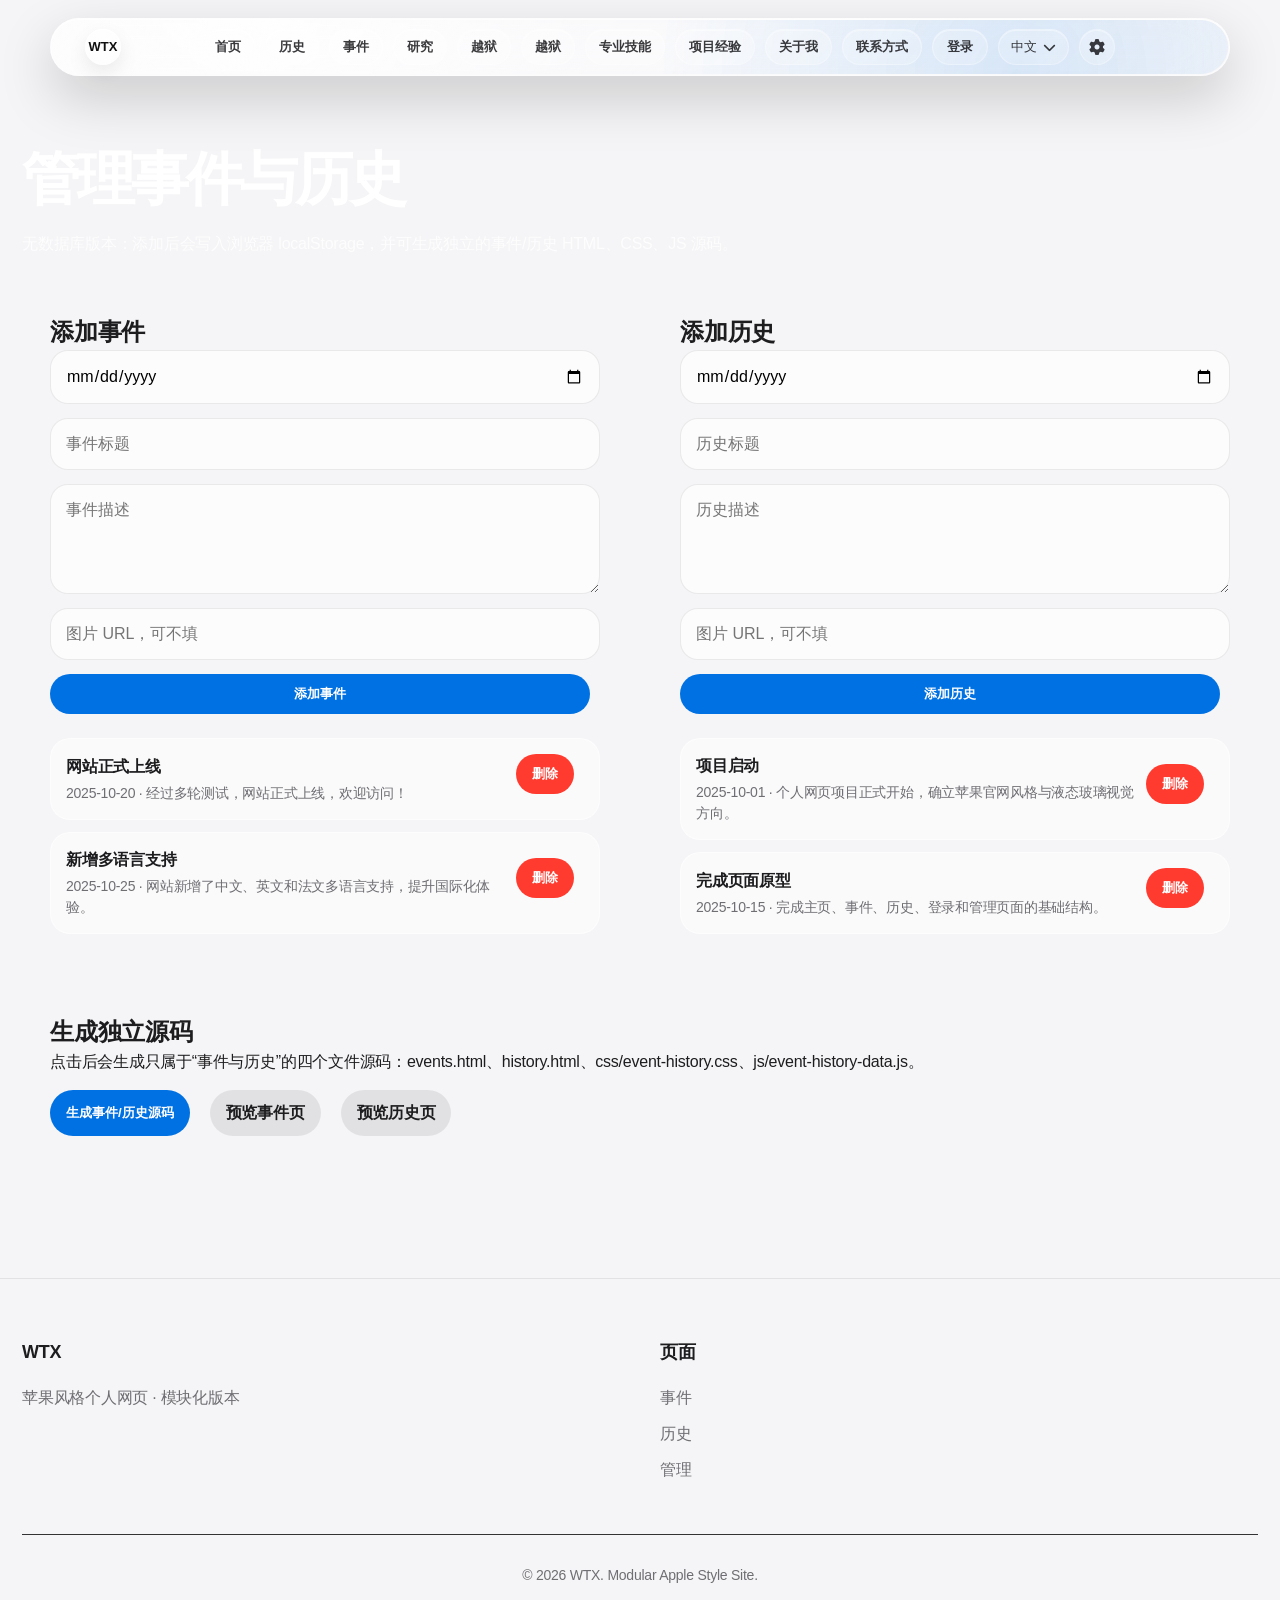
<file: admin-event-history.html>
<!DOCTYPE html>
<html lang="zh-CN">
<head>
    <meta charset="UTF-8">
    <meta name="viewport" content="width=device-width, initial-scale=1.0">
    <meta name="description" content="WTX 站点管理：事件与历史内容维护。">
    <title>管理事件与历史 - WTX</title>
    <link rel="preconnect" href="https://cdnjs.cloudflare.com" crossorigin>
    <link rel="stylesheet" href="https://cdnjs.cloudflare.com/ajax/libs/font-awesome/6.4.0/css/all.min.css">
    <link rel="stylesheet" href="css/style.css?v=20260714-works-fix">
    <link rel="stylesheet" href="css/admin.css">
</head>
<body data-i18n-title="adminBrowserTitle">
    <div class="gradient-blinds-container" id="gradientBlindsBg"></div>
    <div class="click-spark-container" id="clickSparkContainer"></div>

    <nav>
        <div class="container nav-container">
            <a href="index.html" class="logo">WTX</a>
            <div class="nav-links">
                <a href="index.html" class="nav-link" data-i18n="home">首页</a>
                <a href="history.html" class="nav-link" data-i18n="history">历史</a>
                <a href="events.html" class="nav-link" data-i18n="events">事件</a>
                <a href="research.html" class="nav-link" data-i18n="navResearch">研究</a>
            <a href="jailbreak.html" class="nav-link" data-i18n="navJailbreak">越狱</a>
                <a href="jailbreak.html" class="nav-link" data-i18n="navJailbreak">越狱</a>
                <a href="index.html#skills" class="nav-link" data-i18n="navSkills">专业技能</a>
                <a href="index.html#projects" class="nav-link" data-i18n="navProjects">项目经验</a>
                <a href="index.html#about" class="nav-link" data-i18n="navAbout">关于我</a>
                <a href="index.html#contact" class="nav-link" data-i18n="navContact">联系方式</a>
                <div class="user-status" id="userStatus">
                    <div class="user-avatar" id="userAvatar" style="display: none;"></div>
                    <span class="user-name" id="userName" style="display: none;"></span>
                    <button class="login-btn" id="loginBtn" data-i18n="login">登录</button>
                </div>
                <div class="language-switcher" id="languageSwitcher">
                    <span id="currentLanguage">中文</span>
                    <i class="fas fa-chevron-down"></i>
                    <div class="language-options" id="languageOptions">
                        <div class="language-option" data-lang="zh">中文</div>
                        <div class="language-option" data-lang="en">English</div>
                        <div class="language-option" data-lang="fr">Français</div>
                    </div>
                </div>
                <button class="settings-btn" id="settingsBtn">
                    <i class="fas fa-cog"></i>
                </button>
            </div>
            <button class="mobile-menu-btn" id="mobileMenuBtn">
                <i class="fas fa-bars"></i>
            </button>
        </div>
    </nav>

    <div class="mobile-menu-overlay" id="mobileMenuOverlay"></div>
    <div class="mobile-menu" id="mobileMenu">
        <button class="mobile-menu-close" id="mobileMenuClose">
            <i class="fas fa-times"></i>
        </button>
        <div class="mobile-menu-links">
            <a href="index.html" class="nav-link" data-i18n="home">首页</a>
            <a href="history.html" class="nav-link" data-i18n="history">历史</a>
            <a href="events.html" class="nav-link" data-i18n="events">事件</a>
            <a href="research.html" class="nav-link" data-i18n="navResearch">研究</a>
            <a href="jailbreak.html" class="nav-link" data-i18n="navJailbreak">越狱</a>
            <a href="index.html#skills" class="nav-link" data-i18n="navSkills">专业技能</a>
            <a href="index.html#projects" class="nav-link" data-i18n="navProjects">项目经验</a>
            <a href="index.html#about" class="nav-link" data-i18n="navAbout">关于我</a>
            <a href="index.html#contact" class="nav-link" data-i18n="navContact">联系方式</a>
            <div class="user-status" id="mobileUserStatus">
                <div class="user-avatar" id="mobileUserAvatar" style="display: none;"></div>
                <span class="user-name" id="mobileUserName" style="display: none;"></span>
                <a href="#" class="mobile-login-btn" id="mobileLoginBtn" data-i18n="login">登录</a>
            </div>
            <div class="language-switcher" id="mobileLanguageSwitcher">
                <span id="mobileCurrentLanguage">中文</span>
                <i class="fas fa-chevron-down"></i>
                <div class="language-options" id="mobileLanguageOptions">
                    <div class="language-option" data-lang="zh">中文</div>
                    <div class="language-option" data-lang="en">English</div>
                    <div class="language-option" data-lang="fr">Français</div>
                </div>
            </div>
            <a href="#" id="mobileSettingsBtn">
                <i class="fas fa-cog"></i> <span data-i18n="mobileSettings">网站设置</span>
            </a>
        </div>
    </div>

    <div class="settings-overlay" id="settingsOverlay"></div>
    <div class="settings-panel" id="settingsPanel">
        <div class="settings-header">
            <h2 class="settings-title" data-i18n="settings">网站设置</h2>
            <button class="close-settings" id="closeSettings">
                <i class="fas fa-times"></i>
            </button>
        </div>
        <div class="setting-group">
            <label class="setting-label" data-i18n="theme">主题</label>
            <div class="theme-options">
                <div class="theme-option active" data-theme="light" data-i18n="light">浅色</div>
                <div class="theme-option" data-theme="dark" data-i18n="dark">深色</div>
                <div class="theme-option" data-theme="cyan" data-i18n="cyan">青色</div>
            </div>
        </div>
        <div class="setting-group">
            <label class="setting-label" data-i18n="fontSize">字体大小</label>
            <div class="font-options">
                <div class="font-option" data-font="small" data-i18n="small">小</div>
                <div class="font-option active" data-font="medium" data-i18n="medium">中</div>
                <div class="font-option" data-font="large" data-i18n="large">大</div>
            </div>
        </div>
        <div class="setting-option">
            <span class="setting-option-label" data-i18n="animations">动画效果</span>
            <label class="toggle-switch">
                <input type="checkbox" id="animationsToggle" checked>
                <span class="toggle-slider"></span>
            </label>
        </div>
        <div class="setting-option">
            <span class="setting-option-label" data-i18n="smoothScroll">平滑滚动</span>
            <label class="toggle-switch">
                <input type="checkbox" id="smoothScrollToggle" checked>
                <span class="toggle-slider"></span>
            </label>
        </div>
        <div class="setting-option">
            <span class="setting-option-label" data-i18n="hoverEffects">悬停效果</span>
            <label class="toggle-switch">
                <input type="checkbox" id="hoverEffectsToggle" checked>
                <span class="toggle-slider"></span>
            </label>
        </div>
        <div class="setting-option">
            <span class="setting-option-label" data-i18n="clickSpark">点击火花效果</span>
            <label class="toggle-switch">
                <input type="checkbox" id="clickSparkToggle" checked>
                <span class="toggle-slider"></span>
            </label>
        </div>
        <div class="setting-group">
            <button class="reset-btn" id="resetSettings" data-i18n="reset">重置为默认设置</button>
        </div>
    </div>

    <main class="admin-shell">
        <div class="container">
            <h1 class="admin-title" data-i18n="adminPageTitle">管理事件与历史</h1>
            <p class="admin-subtitle" data-i18n="adminSubtitle">无数据库版本：添加后会写入浏览器 localStorage，并可生成独立的事件/历史 HTML、CSS、JS 源码。</p>
            <div class="admin-grid">
                <section class="admin-card liquid-glass">
                    <h2 data-i18n="addEvent">添加事件</h2>
                    <div class="form">
                        <input id="eventDate" type="date">
                        <input id="eventTitle" placeholder="事件标题" data-i18n-placeholder="eventTitlePlaceholder">
                        <textarea id="eventDesc" placeholder="事件描述" data-i18n-placeholder="eventDescPlaceholder"></textarea>
                        <input id="eventImage" placeholder="图片 URL，可不填" data-i18n-placeholder="imageUrlOptional">
                        <button id="addEvent" class="admin-btn" data-i18n="addEvent">添加事件</button>
                    </div>
                    <div id="eventList" class="list"></div>
                </section>
                <section class="admin-card liquid-glass">
                    <h2 data-i18n="addHistory">添加历史</h2>
                    <div class="form">
                        <input id="historyDate" type="date">
                        <input id="historyTitle" placeholder="历史标题" data-i18n-placeholder="historyTitlePlaceholder">
                        <textarea id="historyDesc" placeholder="历史描述" data-i18n-placeholder="historyDescPlaceholder"></textarea>
                        <input id="historyImage" placeholder="图片 URL，可不填" data-i18n-placeholder="imageUrlOptional">
                        <button id="addHistory" class="admin-btn" data-i18n="addHistory">添加历史</button>
                    </div>
                    <div id="historyList" class="list"></div>
                </section>
            </div>
            <section class="admin-card liquid-glass">
                <h2 data-i18n="generateStandaloneSource">生成独立源码</h2>
                <p data-i18n="generateSourceDesc">点击后会生成只属于“事件与历史”的四个文件源码：events.html、history.html、css/event-history.css、js/event-history-data.js。</p>
                <div class="button-row" style="margin-top:16px">
                    <button id="exportSource" class="admin-btn" data-i18n="generateEventHistorySource">生成事件/历史源码</button>
                    <a class="admin-btn secondary" href="events.html" data-i18n="previewEvents">预览事件页</a>
                    <a class="admin-btn secondary" href="history.html" data-i18n="previewHistory">预览历史页</a>
                </div>
            </section>
        </div>
    </main>

    <div id="sourceExportModal" class="source-export-modal">
        <div class="source-export-panel liquid-glass">
            <div class="source-export-header">
                <div>
                    <h2 data-i18n="sourceModalTitle">事件/历史独立源码</h2>
                    <p class="source-export-note" data-i18n="sourceModalNote">选择文件标签后复制；也可以下载合并 txt。</p>
                </div>
                <button id="closeExport" class="admin-btn secondary" data-i18n="close">关闭</button>
            </div>
            <div id="fileTabs" class="file-tabs"></div>
            <textarea id="sourceCode" class="source-export-code" spellcheck="false"></textarea>
            <div class="source-export-footer">
                <p class="source-export-note" data-i18n="sourceReplaceNote">替换对应文件即可更新独立事件/历史模块。</p>
                <div class="button-row">
                    <button id="copySource" class="admin-btn" data-i18n="copyCurrentFile">复制当前文件</button>
                    <button id="downloadSource" class="admin-btn secondary" data-i18n="downloadMergedSource">下载合并源码</button>
                </div>
            </div>
        </div>
    </div>

    <footer>
        <div class="container">
            <div class="footer-content">
                <div class="footer-column">
                    <h3>WTX</h3>
                    <p data-i18n="footerTagline">苹果风格个人网页 · 模块化版本</p>
                </div>
                <div class="footer-column">
                    <h3 data-i18n="pages">页面</h3>
                    <ul>
                        <li><a href="events.html" data-i18n="events">事件</a></li>
                        <li><a href="history.html" data-i18n="history">历史</a></li>
                        <li><a href="admin-event-history.html" data-i18n="adminShort">管理</a></li>
                    </ul>
                </div>
            </div>
            <div class="copyright">© 2026 WTX. Modular Apple Style Site.</div>
        </div>
    </footer>
    <script defer src="js/common.js?v=20261120-research"></script>
    <script src="js/data.js"></script>
    <script src="js/admin-event-history.js"></script>
</body>
</html>
</file>
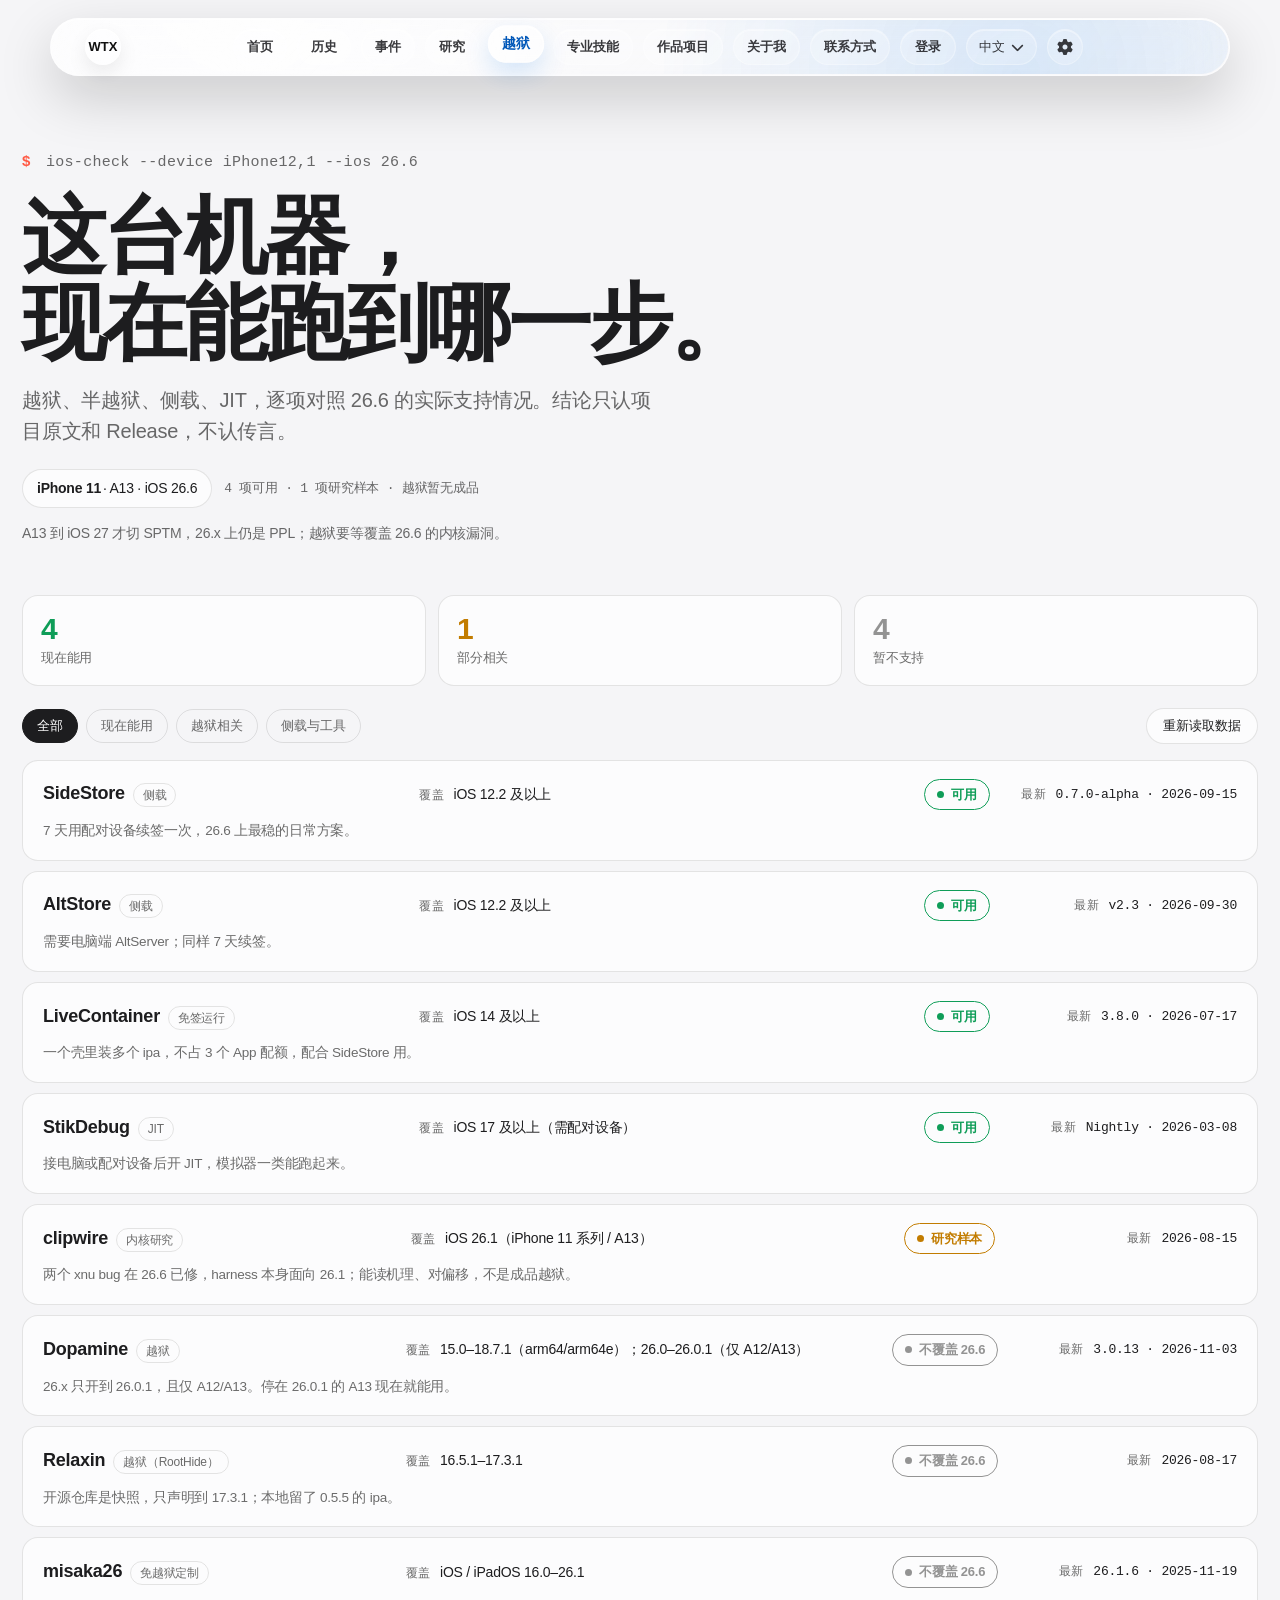
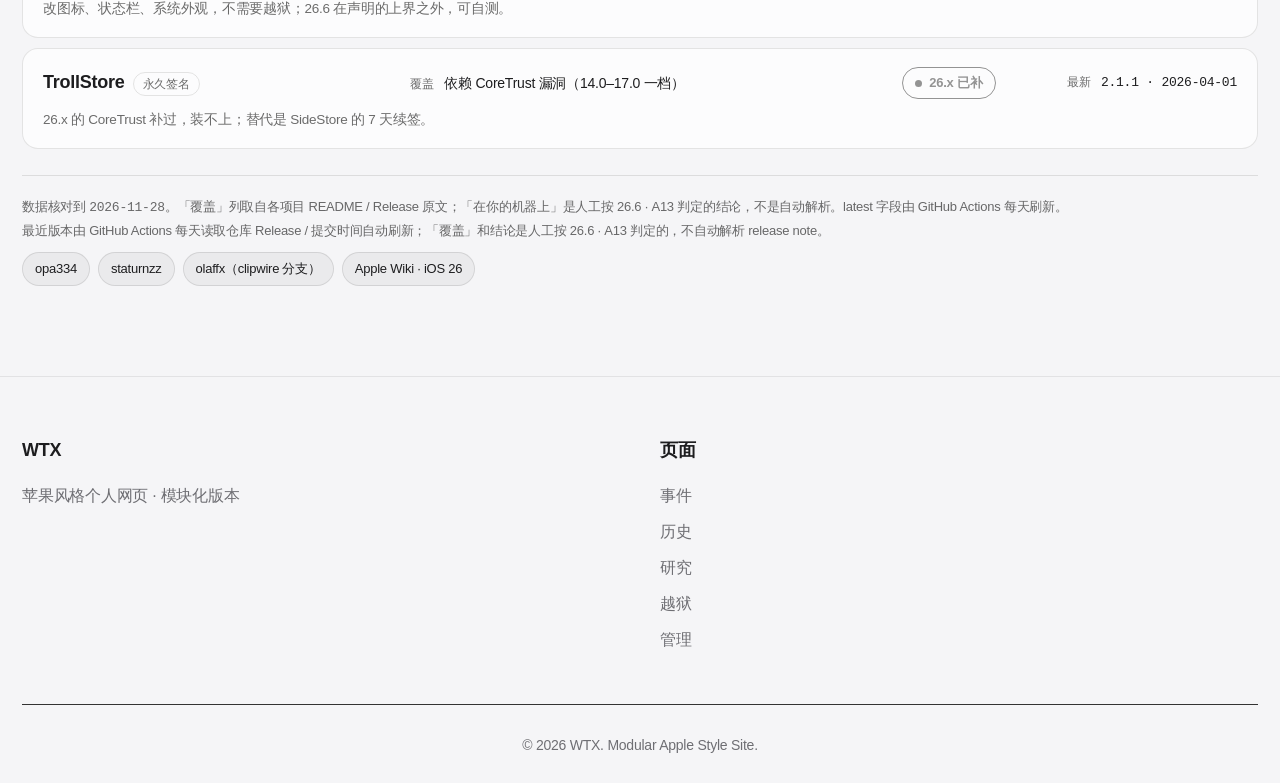
<file: jailbreak.html>
<!DOCTYPE html>
<html lang="zh-CN">
<head>
    <meta charset="UTF-8">
    <meta name="viewport" content="width=device-width, initial-scale=1.0">
    <title>越狱进度 - WTX</title>
    <meta name="description" content="iOS 越狱与侧载进度看板：以 iPhone 11 / A13 / iOS 26.6 为准，逐项列出现在能用的工具、覆盖范围和最近版本。">
    <link rel="preconnect" href="https://cdnjs.cloudflare.com" crossorigin>
    <link rel="stylesheet" href="https://cdnjs.cloudflare.com/ajax/libs/font-awesome/6.4.0/css/all.min.css">
    <link rel="stylesheet" href="css/style.css?v=20260714-works-fix">


    <style>
        /* ===== 越狱进度看板（跟随主题） ===== */
        .jb-hero, .jb-body {
            --jb-ink: #1d1d1f;
            --jb-muted: rgba(0,0,0,0.58);
            --jb-card: rgba(255,255,255,0.72);
            --jb-border: rgba(0,0,0,0.10);
            --jb-note: rgba(0,0,0,0.045);
            --jb-yes: #0f9d58;
            --jb-partial: #c27c00;
            --jb-no: rgba(0,0,0,0.42);
        }
        body.dark-theme .jb-hero, body.dark-theme .jb-body {
            --jb-ink: #ffffff;
            --jb-muted: rgba(255,255,255,0.70);
            --jb-card: rgba(255,255,255,0.10);
            --jb-border: rgba(255,255,255,0.20);
            --jb-note: rgba(255,255,255,0.07);
            --jb-yes: #3ddc84;
            --jb-partial: #ffc061;
            --jb-no: rgba(255,255,255,0.45);
        }
        body.cyan-theme .jb-hero, body.cyan-theme .jb-body {
            --jb-yes: #22e0c8;
            --jb-partial: #7ee0ff;
        }

        .jb-hero { padding: 150px 0 40px; color: var(--jb-ink); }
        .jb-hero .container { text-align: left; }
        .jb-kicker {
            font-family: ui-monospace, SFMono-Regular, Menlo, Consolas, monospace;
            font-size: clamp(13px, 1.5vw, 15px);
            letter-spacing: 0.02em;
            color: var(--jb-muted);
            margin-bottom: 18px;
            word-break: break-all;
        }
        .jb-kicker .dollar { color: #ff5a45; margin-right: 6px; font-weight: 700; }
        .jb-title {
            font-size: clamp(38px, 6.6vw, 84px);
            line-height: 1.04;
            letter-spacing: -0.035em;
            font-weight: 700;
            margin-bottom: 18px;
            color: var(--jb-ink);
            text-wrap: balance;
        }
        .jb-lead {
            font-size: clamp(16px, 1.8vw, 20px);
            line-height: 1.55;
            color: var(--jb-muted);
            max-width: 32em;
        }
        .jb-hero-meta {
            display: flex;
            flex-wrap: wrap;
            align-items: center;
            gap: 12px;
            margin-top: 22px;
        }
        .jb-chip {
            display: inline-flex;
            align-items: baseline;
            gap: 2px;
            padding: 8px 14px;
            border-radius: 999px;
            border: 1px solid var(--jb-border);
            background: var(--jb-card);
            font-size: 14px;
            color: var(--jb-ink);
        }
        .jb-verdict {
            font-family: ui-monospace, SFMono-Regular, Menlo, Consolas, monospace;
            font-size: 13px;
            color: var(--jb-muted);
        }
        .jb-device-note {
            margin-top: 14px;
            font-size: 14px;
            line-height: 1.6;
            color: var(--jb-muted);
            max-width: 40em;
        }

        .jb-body { padding: 10px 0 90px; color: var(--jb-ink); }

        .jb-stats {
            display: grid;
            grid-template-columns: repeat(3, minmax(0, 1fr));
            gap: 12px;
            margin-bottom: 22px;
        }
        .jb-stat {
            border: 1px solid var(--jb-border);
            background: var(--jb-card);
            border-radius: 16px;
            padding: 16px 18px;
        }
        .jb-stat-num {
            display: block;
            font-size: 30px;
            font-weight: 700;
            letter-spacing: -0.02em;
            line-height: 1.1;
        }
        .jb-stat-label { font-size: 13px; color: var(--jb-muted); }
        .jb-stat--yes .jb-stat-num { color: var(--jb-yes); }
        .jb-stat--partial .jb-stat-num { color: var(--jb-partial); }
        .jb-stat--no .jb-stat-num { color: var(--jb-no); }

        .jb-toolbar {
            display: flex;
            flex-wrap: wrap;
            align-items: center;
            justify-content: space-between;
            gap: 12px;
            margin-bottom: 16px;
        }
        .jb-filters { display: flex; flex-wrap: wrap; gap: 8px; }
        .jb-filters button {
            appearance: none;
            border: 1px solid var(--jb-border);
            background: transparent;
            color: var(--jb-muted);
            padding: 7px 14px;
            border-radius: 999px;
            font-size: 13px;
            cursor: pointer;
            transition: color .2s, border-color .2s, background .2s;
        }
        .jb-filters button:hover { color: var(--jb-ink); border-color: var(--jb-ink); }
        .jb-filters button.is-active {
            background: var(--jb-ink);
            border-color: var(--jb-ink);
            color: #fff;
        }
        body.dark-theme .jb-filters button.is-active { color: #111; }
        .jb-refresh {
            appearance: none;
            border: 1px solid var(--jb-border);
            background: var(--jb-card);
            color: var(--jb-ink);
            padding: 8px 16px;
            border-radius: 999px;
            font-size: 13px;
            cursor: pointer;
        }
        .jb-refresh.is-busy { opacity: .55; cursor: progress; }

        .jb-list { display: flex; flex-direction: column; gap: 10px; }
        .jb-row {
            display: grid;
            grid-template-columns: minmax(0, 1fr);
            gap: 10px 22px;
            padding: 18px 20px;
            border: 1px solid var(--jb-border);
            border-radius: 16px;
            background: var(--jb-card);
        }
        .jb-cell { display: flex; flex-wrap: wrap; align-items: baseline; gap: 8px; }
        .jb-name {
            font-size: 18px;
            font-weight: 650;
            color: var(--jb-ink);
            text-decoration: none;
            border-bottom: 1px solid transparent;
        }
        .jb-name:hover { border-bottom-color: currentColor; }
        .jb-kind {
            font-size: 12px;
            color: var(--jb-muted);
            border: 1px solid var(--jb-border);
            border-radius: 999px;
            padding: 2px 9px;
        }
        .jb-k {
            font-size: 12px;
            letter-spacing: .04em;
            color: var(--jb-muted);
            min-width: 2.2em;
        }
        .jb-v { font-size: 14px; color: var(--jb-ink); }
        .jb-mono { font-family: ui-monospace, SFMono-Regular, Menlo, Consolas, monospace; font-size: 13px; }
        .jb-pill {
            display: inline-flex;
            align-items: center;
            gap: 7px;
            font-size: 13px;
            font-weight: 600;
            padding: 5px 12px;
            border-radius: 999px;
            border: 1px solid currentColor;
        }
        .jb-pill--yes { color: var(--jb-yes); }
        .jb-pill--partial { color: var(--jb-partial); }
        .jb-pill--no { color: var(--jb-no); }
        .jb-dot {
            width: 7px; height: 7px; border-radius: 50%;
            background: currentColor; display: inline-block;
        }
        .jb-note {
            margin-top: 2px;
            font-size: 13.5px;
            line-height: 1.6;
            color: var(--jb-muted);
        }
        .jb-empty { color: var(--jb-muted); font-size: 14px; padding: 12px 2px; }

        @media (min-width: 900px) {
            .jb-row {
                grid-template-columns: minmax(150px, 1.1fr) minmax(0, 1.5fr) auto minmax(120px, .7fr);
                align-items: center;
            }
            .jb-cell--status, .jb-cell--latest { justify-content: flex-end; }
            .jb-note { grid-column: 1 / -1; margin-top: 0; }
        }

        .jb-foot {
            margin-top: 26px;
            padding-top: 20px;
            border-top: 1px solid var(--jb-border);
            font-size: 13px;
            line-height: 1.7;
            color: var(--jb-muted);
        }
        .jb-foot code { font-family: ui-monospace, SFMono-Regular, Menlo, Consolas, monospace; }
        .jb-watch { display: flex; flex-wrap: wrap; gap: 8px; margin-top: 10px; }
        .jb-watch-link {
            font-size: 13px;
            color: var(--jb-ink);
            text-decoration: none;
            border: 1px solid var(--jb-border);
            border-radius: 999px;
            padding: 5px 12px;
            background: var(--jb-note);
        }
        .jb-watch-link:hover { border-color: var(--jb-ink); }

        @media (max-width: 640px) {
            .jb-hero { padding-top: 120px; }
            .jb-stats { grid-template-columns: repeat(3, minmax(0, 1fr)); gap: 8px; }
            .jb-stat { padding: 12px 12px; border-radius: 13px; }
            .jb-stat-num { font-size: 22px; }
            .jb-stat-label { font-size: 11px; }
            .jb-row { padding: 16px; }
        }

    </style>
</head>
<body data-i18n-title="jailbreakPageTitle">
    <div class="gradient-blinds-container" id="gradientBlindsBg"></div>
    <div class="click-spark-container" id="clickSparkContainer"></div>

    <nav>
        <div class="container nav-container">
            <a href="index.html" class="logo">WTX</a>
            <div class="nav-links">
                <a href="index.html" class="nav-link" data-i18n="home">首页</a>
                <a href="history.html" class="nav-link" data-i18n="history">历史</a>
                <a href="events.html" class="nav-link" data-i18n="events">事件</a>
                <a href="research.html" class="nav-link" data-i18n="navResearch">研究</a>
                <a href="jailbreak.html" class="nav-link active" data-i18n="navJailbreak">越狱</a>
                <a href="index.html#skills" class="nav-link" data-i18n="navSkills">专业技能</a>
                <a href="index.html#projects" class="nav-link" data-i18n="navProjects">项目经验</a>
                <a href="index.html#about" class="nav-link" data-i18n="navAbout">关于我</a>
                <a href="index.html#contact" class="nav-link" data-i18n="navContact">联系方式</a>
                <div class="user-status" id="userStatus">
                    <div class="user-avatar" id="userAvatar" style="display: none;"></div>
                    <span class="user-name" id="userName" style="display: none;"></span>
                    <button class="login-btn" id="loginBtn" data-i18n="login">登录</button>
                </div>
                <div class="language-switcher" id="languageSwitcher">
                    <span id="currentLanguage">中文</span>
                    <i class="fas fa-chevron-down"></i>
                    <div class="language-options" id="languageOptions">
                        <div class="language-option" data-lang="zh">中文</div>
                        <div class="language-option" data-lang="en">English</div>
                        <div class="language-option" data-lang="fr">Français</div>
                    </div>
                </div>
                <button class="settings-btn" id="settingsBtn">
                    <i class="fas fa-cog"></i>
                </button>
            </div>
            <button class="mobile-menu-btn" id="mobileMenuBtn">
                <i class="fas fa-bars"></i>
            </button>
        </div>
    </nav>

    <div class="mobile-menu-overlay" id="mobileMenuOverlay"></div>
    <div class="mobile-menu" id="mobileMenu">
        <button class="mobile-menu-close" id="mobileMenuClose">
            <i class="fas fa-times"></i>
        </button>
        <div class="mobile-menu-links">
            <a href="index.html" class="nav-link" data-i18n="home">首页</a>
            <a href="history.html" class="nav-link" data-i18n="history">历史</a>
            <a href="events.html" class="nav-link" data-i18n="events">事件</a>
            <a href="research.html" class="nav-link" data-i18n="navResearch">研究</a>
                <a href="jailbreak.html" class="nav-link active" data-i18n="navJailbreak">越狱</a>
            <a href="index.html#skills" class="nav-link" data-i18n="navSkills">专业技能</a>
            <a href="index.html#projects" class="nav-link" data-i18n="navProjects">项目经验</a>
            <a href="index.html#about" class="nav-link" data-i18n="navAbout">关于我</a>
            <a href="index.html#contact" class="nav-link" data-i18n="navContact">联系方式</a>
            <div class="user-status" id="mobileUserStatus">
                <div class="user-avatar" id="mobileUserAvatar" style="display: none;"></div>
                <span class="user-name" id="mobileUserName" style="display: none;"></span>
                <a href="#" class="mobile-login-btn" id="mobileLoginBtn" data-i18n="login">登录</a>
            </div>
            <div class="language-switcher" id="mobileLanguageSwitcher">
                <span id="mobileCurrentLanguage">中文</span>
                <i class="fas fa-chevron-down"></i>
                <div class="language-options" id="mobileLanguageOptions">
                    <div class="language-option" data-lang="zh">中文</div>
                    <div class="language-option" data-lang="en">English</div>
                    <div class="language-option" data-lang="fr">Français</div>
                </div>
            </div>
            <a href="#" id="mobileSettingsBtn">
                <i class="fas fa-cog"></i> <span data-i18n="mobileSettings">网站设置</span>
            </a>
        </div>
    </div>

    <div class="settings-overlay" id="settingsOverlay"></div>
    <div class="settings-panel" id="settingsPanel">
        <div class="settings-header">
            <h2 class="settings-title" data-i18n="settings">网站设置</h2>
            <button class="close-settings" id="closeSettings">
                <i class="fas fa-times"></i>
            </button>
        </div>
        <div class="setting-group">
            <label class="setting-label" data-i18n="theme">主题</label>
            <div class="theme-options">
                <div class="theme-option active" data-theme="light" data-i18n="light">浅色</div>
                <div class="theme-option" data-theme="dark" data-i18n="dark">深色</div>
                <div class="theme-option" data-theme="cyan" data-i18n="cyan">青色</div>
            </div>
        </div>
        <div class="setting-group">
            <label class="setting-label" data-i18n="fontSize">字体大小</label>
            <div class="font-options">
                <div class="font-option" data-font="small" data-i18n="small">小</div>
                <div class="font-option active" data-font="medium" data-i18n="medium">中</div>
                <div class="font-option" data-font="large" data-i18n="large">大</div>
            </div>
        </div>
        <div class="setting-option">
            <span class="setting-option-label" data-i18n="animations">动画效果</span>
            <label class="toggle-switch">
                <input type="checkbox" id="animationsToggle" checked>
                <span class="toggle-slider"></span>
            </label>
        </div>
        <div class="setting-option">
            <span class="setting-option-label" data-i18n="smoothScroll">平滑滚动</span>
            <label class="toggle-switch">
                <input type="checkbox" id="smoothScrollToggle" checked>
                <span class="toggle-slider"></span>
            </label>
        </div>
        <div class="setting-option">
            <span class="setting-option-label" data-i18n="hoverEffects">悬停效果</span>
            <label class="toggle-switch">
                <input type="checkbox" id="hoverEffectsToggle" checked>
                <span class="toggle-slider"></span>
            </label>
        </div>
        <div class="setting-option">
            <span class="setting-option-label" data-i18n="clickSpark">点击火花效果</span>
            <label class="toggle-switch">
                <input type="checkbox" id="clickSparkToggle" checked>
                <span class="toggle-slider"></span>
            </label>
        </div>
        <div class="setting-group">
            <button class="reset-btn" id="resetSettings" data-i18n="reset">重置为默认设置</button>
        </div>
    </div>

    <main>
        <section class="jb-hero">
            <div class="container">
                <p class="jb-kicker"><span class="dollar">$</span> ios-check --device iPhone12,1 --ios 26.6</p>
                <h1 class="jb-title">这台机器，<br>现在能跑到哪一步。</h1>
                <p class="jb-lead">越狱、半越狱、侧载、JIT，逐项对照 26.6 的实际支持情况。结论只认项目原文和 Release，不认传言。</p>
                <div class="jb-hero-meta" id="jbHeroMeta"></div>
                <p class="jb-device-note" id="jbDeviceNote"></p>
            </div>
        </section>

        <section class="jb-body">
            <div class="container">
                <div class="jb-stats" id="jbStats"></div>

                <div class="jb-toolbar">
                    <div class="jb-filters" id="jbFilters">
                        <button class="is-active" data-filter="all">全部</button>
                        <button data-filter="yes">现在能用</button>
                        <button data-filter="jailbreak">越狱相关</button>
                        <button data-filter="tool">侧载与工具</button>
                    </div>
                    <button class="jb-refresh" id="jbRefresh">重新读取数据</button>
                </div>

                <div class="jb-list" id="jbList"></div>

                <div class="jb-foot">
                    <p>数据核对到 <code id="jbUpdated">—</code>。<span id="jbCuratedNote"></span></p>
                    <p>最近版本由 GitHub Actions 每天读取仓库 Release / 提交时间自动刷新；「覆盖」和结论是人工按 26.6 · A13 判定的，不自动解析 release note。</p>
                    <div class="jb-watch" id="jbWatch"></div>
                </div>
            </div>
        </section>
    </main>

    <footer>
        <div class="container">
            <div class="footer-content">
                <div class="footer-column">
                    <h3>WTX</h3>
                    <p data-i18n="footerTagline">苹果风格个人网页 · 模块化版本</p>
                </div>
                <div class="footer-column">
                    <h3 data-i18n="pages">页面</h3>
                    <ul>
                        <li><a href="events.html" data-i18n="events">事件</a></li>
                        <li><a href="history.html" data-i18n="history">历史</a></li>
                        <li><a href="research.html" data-i18n="navResearch">研究</a></li>
                        <li><a href="jailbreak.html" data-i18n="navJailbreak">越狱</a></li>
                        <li><a href="admin-event-history.html" data-i18n="adminShort">管理</a></li>
                    </ul>
                </div>
            </div>
            <div class="copyright">© 2026 WTX. Modular Apple Style Site.</div>
        </div>
    </footer>
    <script defer src="js/common.js?v=20261120-research"></script>
    <script defer src="js/jailbreak.js?v=20261126-jailbreak"></script>
</body>
</html>
</file>
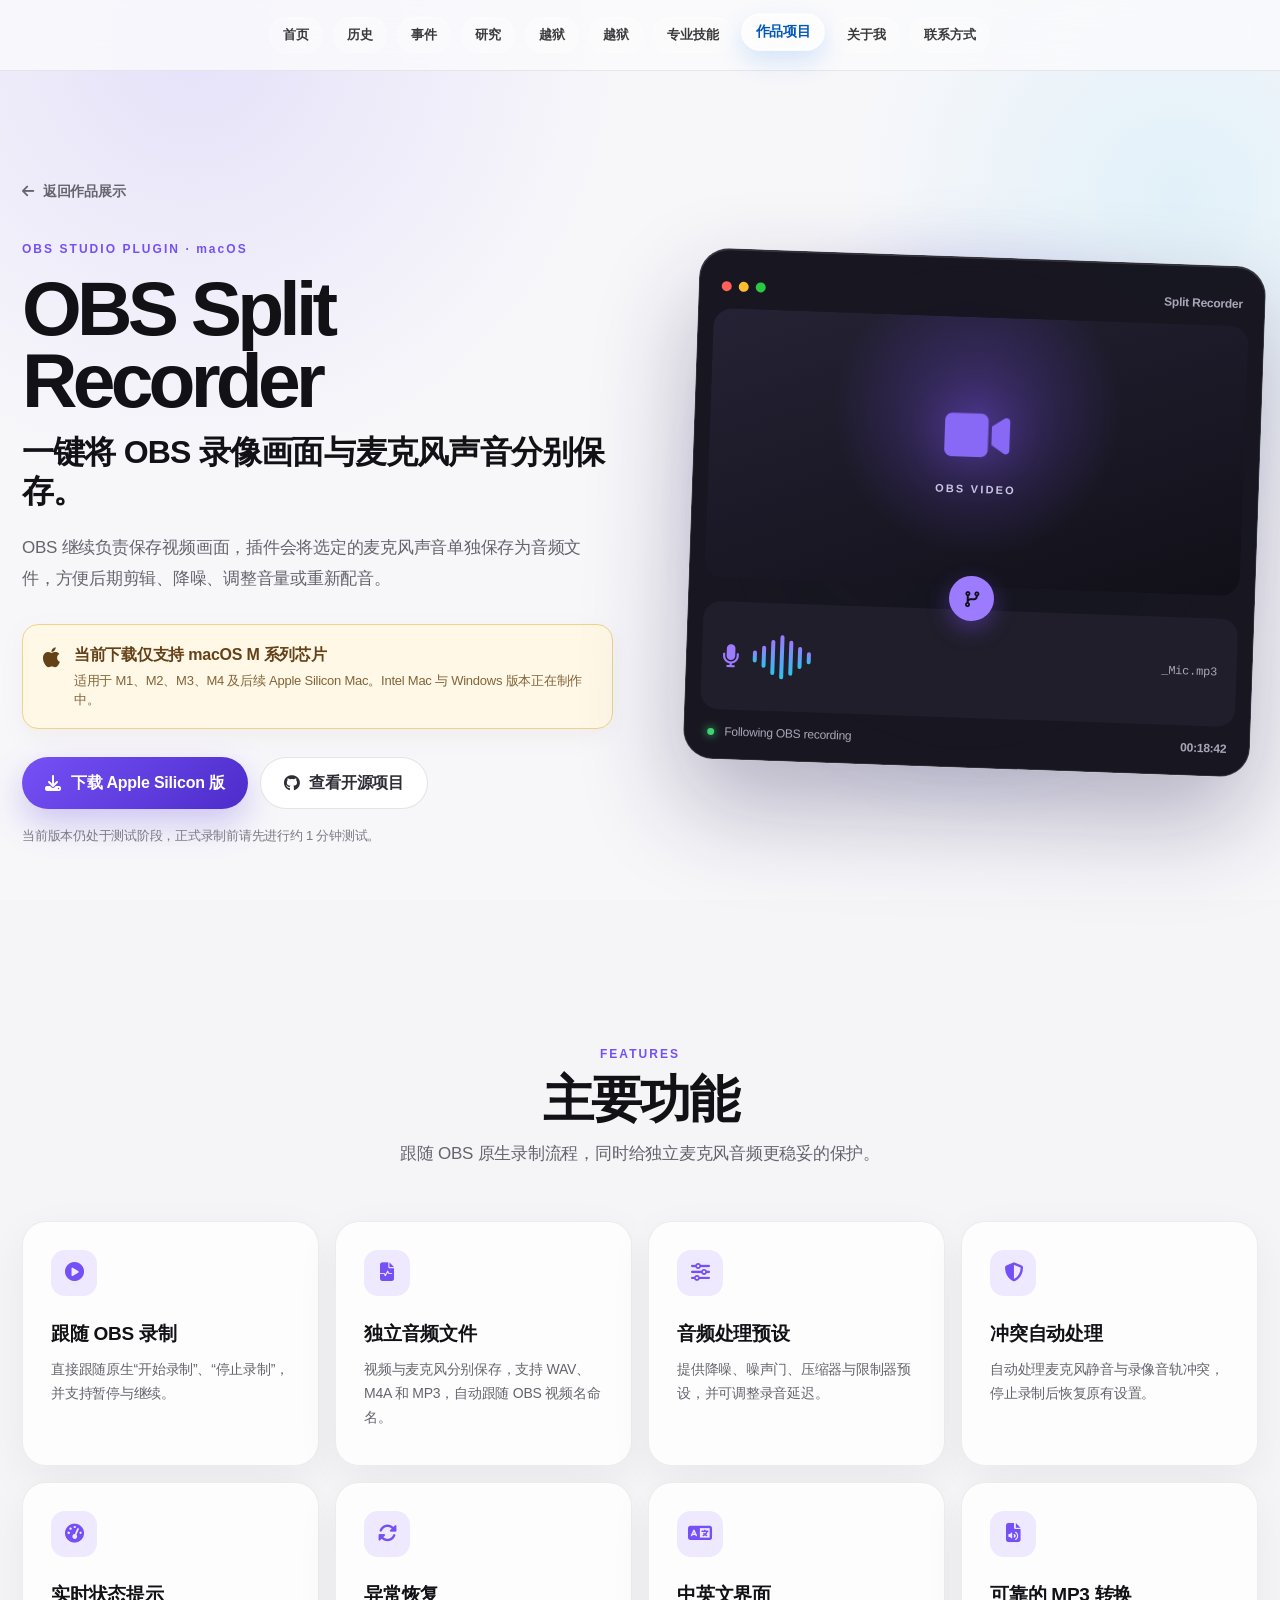
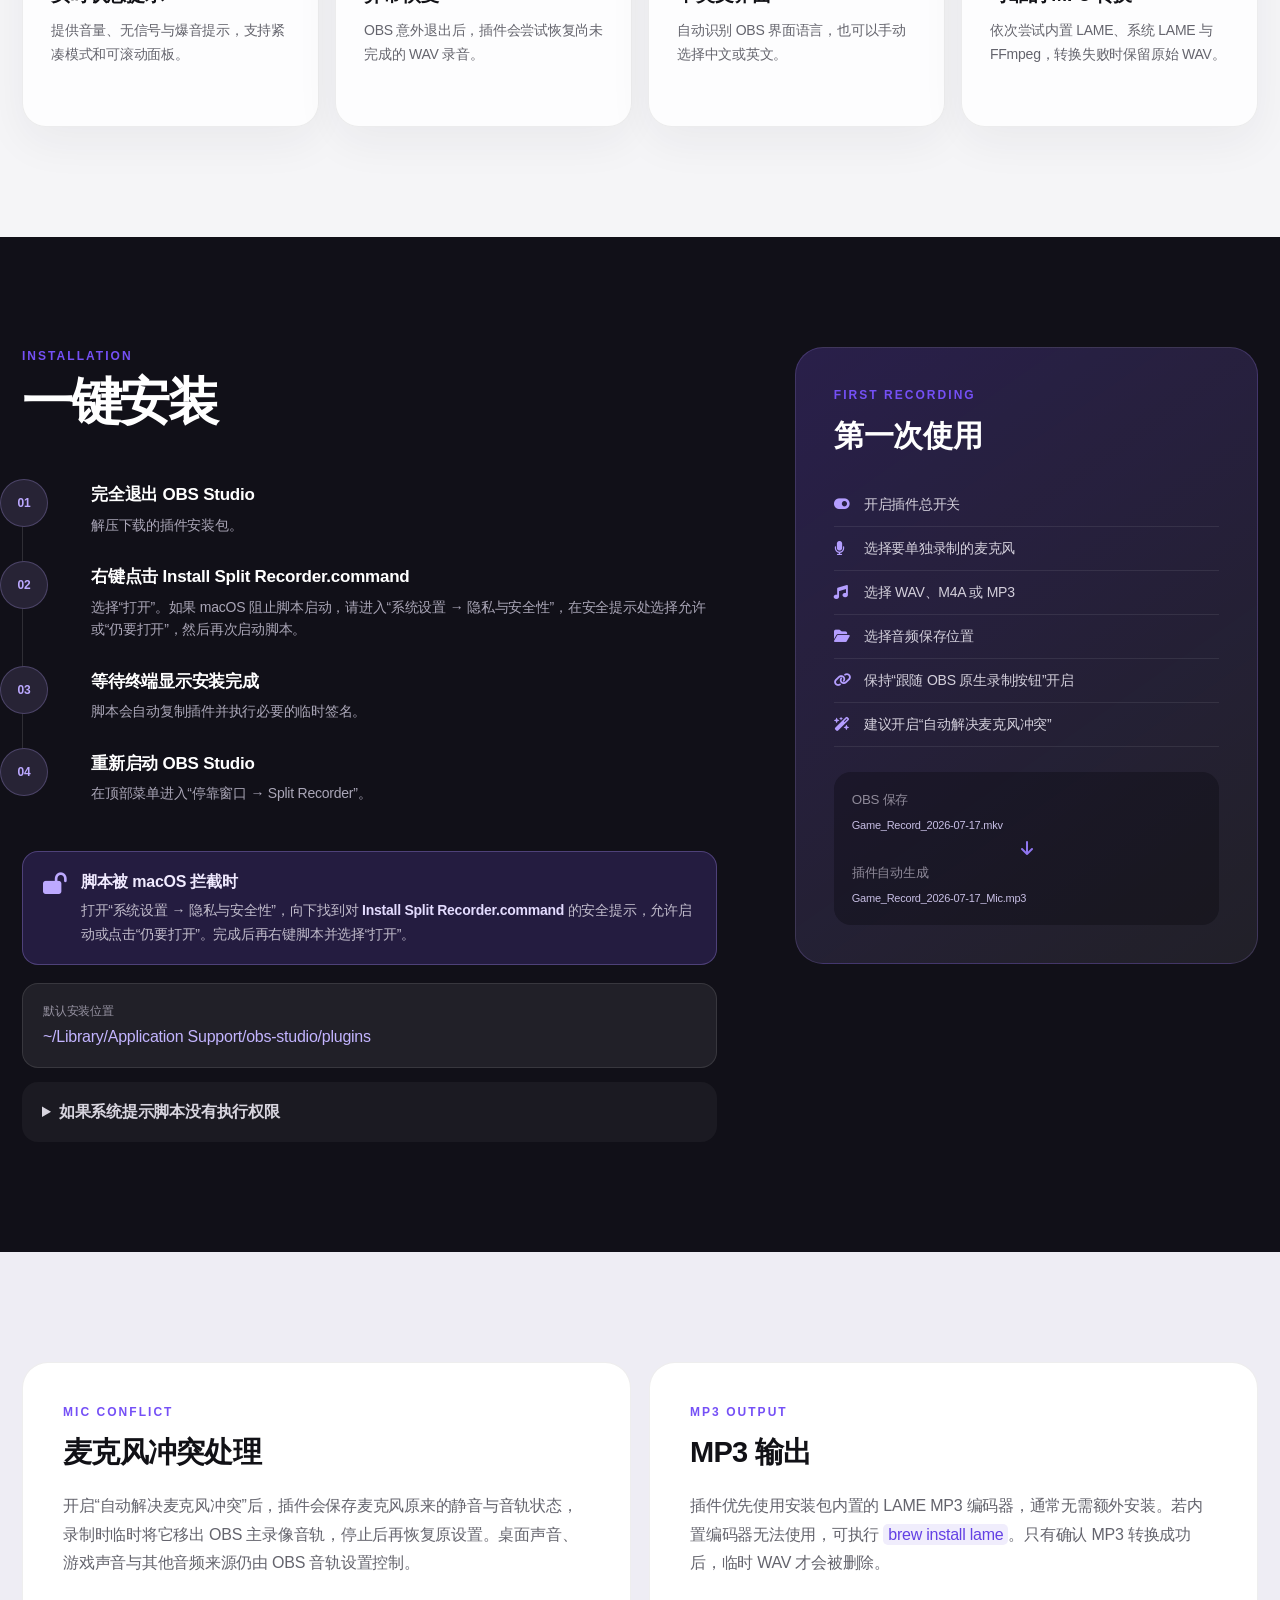
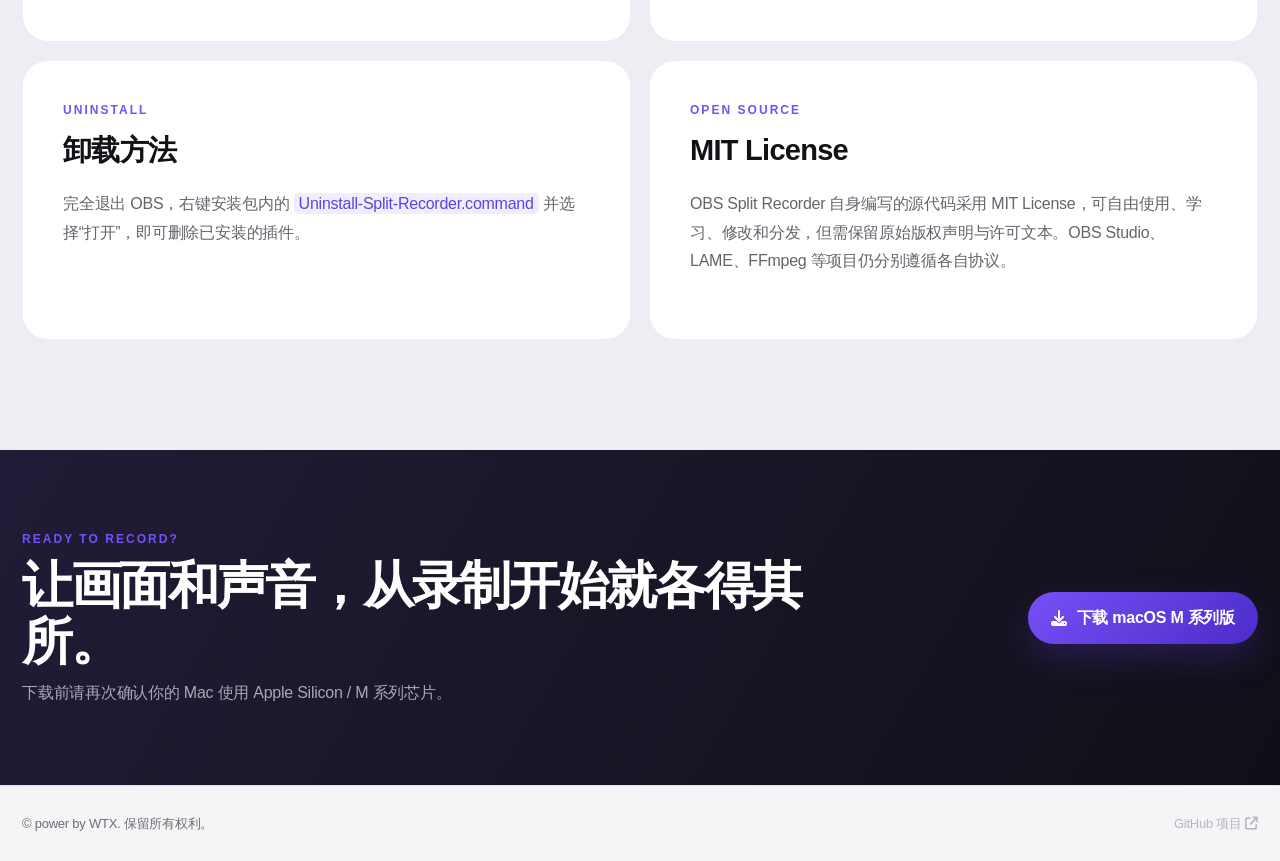
<file: obs-split-recorder.html>
<!DOCTYPE html>
<html lang="zh-CN">
<head>
    <meta charset="UTF-8">
    <meta name="viewport" content="width=device-width, initial-scale=1.0">
    <meta name="description" content="OBS Split Recorder — 一键将 OBS 录像画面与麦克风声音分别保存的 macOS Apple Silicon 插件。">
    <title>OBS Split Recorder - WTX</title>
    <link rel="preconnect" href="https://cdnjs.cloudflare.com" crossorigin>
    <link rel="stylesheet" href="https://cdnjs.cloudflare.com/ajax/libs/font-awesome/6.4.0/css/all.min.css">
    <link rel="stylesheet" href="css/style.css?v=20260717-obs-split-recorder">
</head>
<body class="product-page-body">
    <div class="product-background" aria-hidden="true"></div>

    <nav class="product-nav">
        <div class="container nav-container product-nav-container">
            <div class="nav-links product-nav-links">
                <a href="index.html" class="nav-link">首页</a>
                <a href="history.html" class="nav-link">历史</a>
                <a href="events.html" class="nav-link">事件</a>
                <a href="research.html" class="nav-link" data-i18n="navResearch">研究</a>
            <a href="jailbreak.html" class="nav-link" data-i18n="navJailbreak">越狱</a>
                <a href="jailbreak.html" class="nav-link" data-i18n="navJailbreak">越狱</a>
                <a href="index.html#skills" class="nav-link">专业技能</a>
                <a href="index.html#projects" class="nav-link active">作品项目</a>
                <a href="index.html#about" class="nav-link">关于我</a>
                <a href="index.html#contact" class="nav-link">联系方式</a>
            </div>
            <button class="product-menu-btn" id="productMenuBtn" aria-label="打开导航" aria-expanded="false"><i class="fas fa-bars"></i></button>
        </div>
        <div class="product-mobile-links" id="productMobileLinks">
            <a href="index.html">首页</a><a href="index.html#projects">作品项目</a><a href="index.html#contact">联系方式</a>
        </div>
    </nav>

    <main class="product-main">
        <section class="product-hero">
            <div class="container product-hero-grid">
                <div class="product-hero-copy">
                    <a class="product-back-link" href="index.html#projects"><i class="fas fa-arrow-left"></i> 返回作品展示</a>
                    <div class="product-eyebrow">OBS STUDIO PLUGIN · macOS</div>
                    <h1>OBS Split Recorder</h1>
                    <p class="product-lead">一键将 OBS 录像画面与麦克风声音分别保存。</p>
                    <p class="product-summary">OBS 继续负责保存视频画面，插件会将选定的麦克风声音单独保存为音频文件，方便后期剪辑、降噪、调整音量或重新配音。</p>
                    <div class="compatibility-alert">
                        <i class="fab fa-apple"></i>
                        <div><strong>当前下载仅支持 macOS M 系列芯片</strong><span>适用于 M1、M2、M3、M4 及后续 Apple Silicon Mac。Intel Mac 与 Windows 版本正在制作中。</span></div>
                    </div>
                    <div class="product-hero-actions">
                        <a class="product-download-btn" href="downloads/obs-split-recorder-macos-apple-silicon.zip" download id="obsDownloadButton"><i class="fas fa-download"></i> 下载 Apple Silicon 版</a>
                        <a class="product-source-btn" href="https://github.com/Allen-ux-dev/obs-split-recorder" target="_blank" rel="noopener noreferrer"><i class="fab fa-github"></i> 查看开源项目</a>
                    </div>
                    <p class="product-test-note">当前版本仍处于测试阶段，正式录制前请先进行约 1 分钟测试。</p>
                </div>

                <div class="product-demo" aria-label="视频与麦克风音频分离示意图">
                    <div class="demo-window">
                        <div class="demo-titlebar"><span></span><span></span><span></span><b>Split Recorder</b></div>
                        <div class="demo-canvas"><i class="fas fa-video"></i><span>OBS VIDEO</span></div>
                        <div class="demo-separator"><i class="fas fa-code-branch"></i></div>
                        <div class="demo-audio"><i class="fas fa-microphone"></i><div class="demo-bars"><i></i><i></i><i></i><i></i><i></i><i></i><i></i></div><span>_Mic.mp3</span></div>
                        <div class="demo-status"><span><i></i> Following OBS recording</span><strong>00:18:42</strong></div>
                    </div>
                </div>
            </div>
        </section>

        <section class="product-section">
            <div class="container">
                <div class="product-section-heading"><span>FEATURES</span><h2>主要功能</h2><p>跟随 OBS 原生录制流程，同时给独立麦克风音频更稳妥的保护。</p></div>
                <div class="feature-grid">
                    <article><i class="fas fa-circle-play"></i><h3>跟随 OBS 录制</h3><p>直接跟随原生“开始录制”、“停止录制”，并支持暂停与继续。</p></article>
                    <article><i class="fas fa-file-waveform"></i><h3>独立音频文件</h3><p>视频与麦克风分别保存，支持 WAV、M4A 和 MP3，自动跟随 OBS 视频名命名。</p></article>
                    <article><i class="fas fa-sliders"></i><h3>音频处理预设</h3><p>提供降噪、噪声门、压缩器与限制器预设，并可调整录音延迟。</p></article>
                    <article><i class="fas fa-shield-halved"></i><h3>冲突自动处理</h3><p>自动处理麦克风静音与录像音轨冲突，停止录制后恢复原有设置。</p></article>
                    <article><i class="fas fa-gauge-high"></i><h3>实时状态提示</h3><p>提供音量、无信号与爆音提示，支持紧凑模式和可滚动面板。</p></article>
                    <article><i class="fas fa-rotate"></i><h3>异常恢复</h3><p>OBS 意外退出后，插件会尝试恢复尚未完成的 WAV 录音。</p></article>
                    <article><i class="fas fa-language"></i><h3>中英文界面</h3><p>自动识别 OBS 界面语言，也可以手动选择中文或英文。</p></article>
                    <article><i class="fas fa-file-audio"></i><h3>可靠的 MP3 转换</h3><p>依次尝试内置 LAME、系统 LAME 与 FFmpeg，转换失败时保留原始 WAV。</p></article>
                </div>
            </div>
        </section>

        <section class="product-section product-guide-section">
            <div class="container product-guide-layout">
                <div class="guide-main">
                    <div class="product-section-heading left"><span>INSTALLATION</span><h2>一键安装</h2></div>
                    <ol class="install-steps">
                        <li><b>完全退出 OBS Studio</b><span>解压下载的插件安装包。</span></li>
                        <li><b>右键点击 Install Split Recorder.command</b><span>选择“打开”。如果 macOS 阻止脚本启动，请进入“系统设置 → 隐私与安全性”，在安全提示处选择允许或“仍要打开”，然后再次启动脚本。</span></li>
                        <li><b>等待终端显示安装完成</b><span>脚本会自动复制插件并执行必要的临时签名。</span></li>
                        <li><b>重新启动 OBS Studio</b><span>在顶部菜单进入“停靠窗口 → Split Recorder”。</span></li>
                    </ol>
                    <div class="security-permission-card"><i class="fas fa-lock-open"></i><div><strong>脚本被 macOS 拦截时</strong><span>打开“系统设置 → 隐私与安全性”，向下找到对 <b>Install Split Recorder.command</b> 的安全提示，允许启动或点击“仍要打开”。完成后再右键脚本并选择“打开”。</span></div></div>
                    <div class="path-card"><span>默认安装位置</span><code>~/Library/Application Support/obs-studio/plugins</code></div>
                    <details class="help-details"><summary>如果系统提示脚本没有执行权限</summary><p>打开“终端”，输入 <code>chmod +x </code>（末尾保留一个空格），将 <code>Install Split Recorder.command</code> 拖入终端后按回车。之后再次右键脚本并选择“打开”。</p></details>
                </div>
                <aside class="quick-start-card">
                    <span class="quick-label">FIRST RECORDING</span>
                    <h2>第一次使用</h2>
                    <ul>
                        <li><i class="fas fa-toggle-on"></i><span>开启插件总开关</span></li>
                        <li><i class="fas fa-microphone"></i><span>选择要单独录制的麦克风</span></li>
                        <li><i class="fas fa-music"></i><span>选择 WAV、M4A 或 MP3</span></li>
                        <li><i class="fas fa-folder-open"></i><span>选择音频保存位置</span></li>
                        <li><i class="fas fa-link"></i><span>保持“跟随 OBS 原生录制按钮”开启</span></li>
                        <li><i class="fas fa-wand-magic-sparkles"></i><span>建议开启“自动解决麦克风冲突”</span></li>
                    </ul>
                    <div class="filename-example"><small>OBS 保存</small><code>Game_Record_2026-07-17.mkv</code><i class="fas fa-arrow-down"></i><small>插件自动生成</small><code>Game_Record_2026-07-17_Mic.mp3</code></div>
                </aside>
            </div>
        </section>

        <section class="product-section product-details-section">
            <div class="container detail-grid">
                <article><span>MIC CONFLICT</span><h2>麦克风冲突处理</h2><p>开启“自动解决麦克风冲突”后，插件会保存麦克风原来的静音与音轨状态，录制时临时将它移出 OBS 主录像音轨，停止后再恢复原设置。桌面声音、游戏声音与其他音频来源仍由 OBS 音轨设置控制。</p></article>
                <article><span>MP3 OUTPUT</span><h2>MP3 输出</h2><p>插件优先使用安装包内置的 LAME MP3 编码器，通常无需额外安装。若内置编码器无法使用，可执行 <code>brew install lame</code>。只有确认 MP3 转换成功后，临时 WAV 才会被删除。</p></article>
                <article><span>UNINSTALL</span><h2>卸载方法</h2><p>完全退出 OBS，右键安装包内的 <code>Uninstall-Split-Recorder.command</code> 并选择“打开”，即可删除已安装的插件。</p></article>
                <article><span>OPEN SOURCE</span><h2>MIT License</h2><p>OBS Split Recorder 自身编写的源代码采用 MIT License，可自由使用、学习、修改和分发，但需保留原始版权声明与许可文本。OBS Studio、LAME、FFmpeg 等项目仍分别遵循各自协议。</p></article>
            </div>
        </section>

        <section class="product-final-cta">
            <div class="container">
                <div><span>READY TO RECORD?</span><h2>让画面和声音，从录制开始就各得其所。</h2><p>下载前请再次确认你的 Mac 使用 Apple Silicon / M 系列芯片。</p></div>
                <a href="downloads/obs-split-recorder-macos-apple-silicon.zip" download class="product-download-btn obs-download-trigger"><i class="fas fa-download"></i> 下载 macOS M 系列版</a>
            </div>
        </section>
    </main>

    <div class="download-modal" id="downloadModal" aria-hidden="true" role="dialog" aria-modal="true" aria-labelledby="downloadModalTitle">
        <div class="download-modal-backdrop" data-close-download></div>
        <div class="download-modal-card">
            <button class="download-modal-close" data-close-download aria-label="关闭"><i class="fas fa-times"></i></button>
            <div class="modal-apple-icon"><i class="fab fa-apple"></i></div>
            <span class="modal-kicker">COMPATIBILITY CHECK</span>
            <h2 id="downloadModalTitle">下载前请确认芯片类型</h2>
            <p>当前文件<strong>仅适用于配备 Apple Silicon / M 系列芯片的 macOS</strong>，支持 M1、M2、M3、M4 及后续型号。</p>
            <div class="modal-unsupported"><i class="fas fa-circle-xmark"></i> 不支持 Intel Mac 或 Windows，不同系统和处理器架构的插件文件不能混用。</div>
            <div class="download-modal-actions">
                <button type="button" class="modal-cancel" data-close-download>返回检查</button>
                <a href="downloads/obs-split-recorder-macos-apple-silicon.zip" download class="modal-confirm" id="confirmedDownload"><i class="fas fa-download"></i> 我的 Mac 是 M 系列，继续下载</a>
            </div>
        </div>
    </div>

    <footer class="product-footer"><div class="container"><p>© power by WTX. 保留所有权利。</p><a href="https://github.com/Allen-ux-dev/obs-split-recorder" target="_blank" rel="noopener noreferrer">GitHub 项目 <i class="fas fa-arrow-up-right-from-square"></i></a></div></footer>

    <script>
        (function () {
            const modal = document.getElementById('downloadModal');
            const openers = [document.getElementById('obsDownloadButton'), ...document.querySelectorAll('.obs-download-trigger')].filter(Boolean);
            const closeModal = () => { modal.classList.remove('open'); modal.setAttribute('aria-hidden', 'true'); document.body.classList.remove('modal-open'); };
            openers.forEach((opener) => opener.addEventListener('click', (event) => { event.preventDefault(); modal.classList.add('open'); modal.setAttribute('aria-hidden', 'false'); document.body.classList.add('modal-open'); modal.querySelector('[data-close-download]').focus(); }));
            modal.querySelectorAll('[data-close-download]').forEach((item) => item.addEventListener('click', closeModal));
            document.getElementById('confirmedDownload').addEventListener('click', closeModal);
            document.addEventListener('keydown', (event) => { if (event.key === 'Escape' && modal.classList.contains('open')) closeModal(); });
            const menuButton = document.getElementById('productMenuBtn');
            const mobileLinks = document.getElementById('productMobileLinks');
            menuButton.addEventListener('click', () => { const open = mobileLinks.classList.toggle('open'); menuButton.setAttribute('aria-expanded', String(open)); });
        })();
    </script>
</body>
</html>
</file>
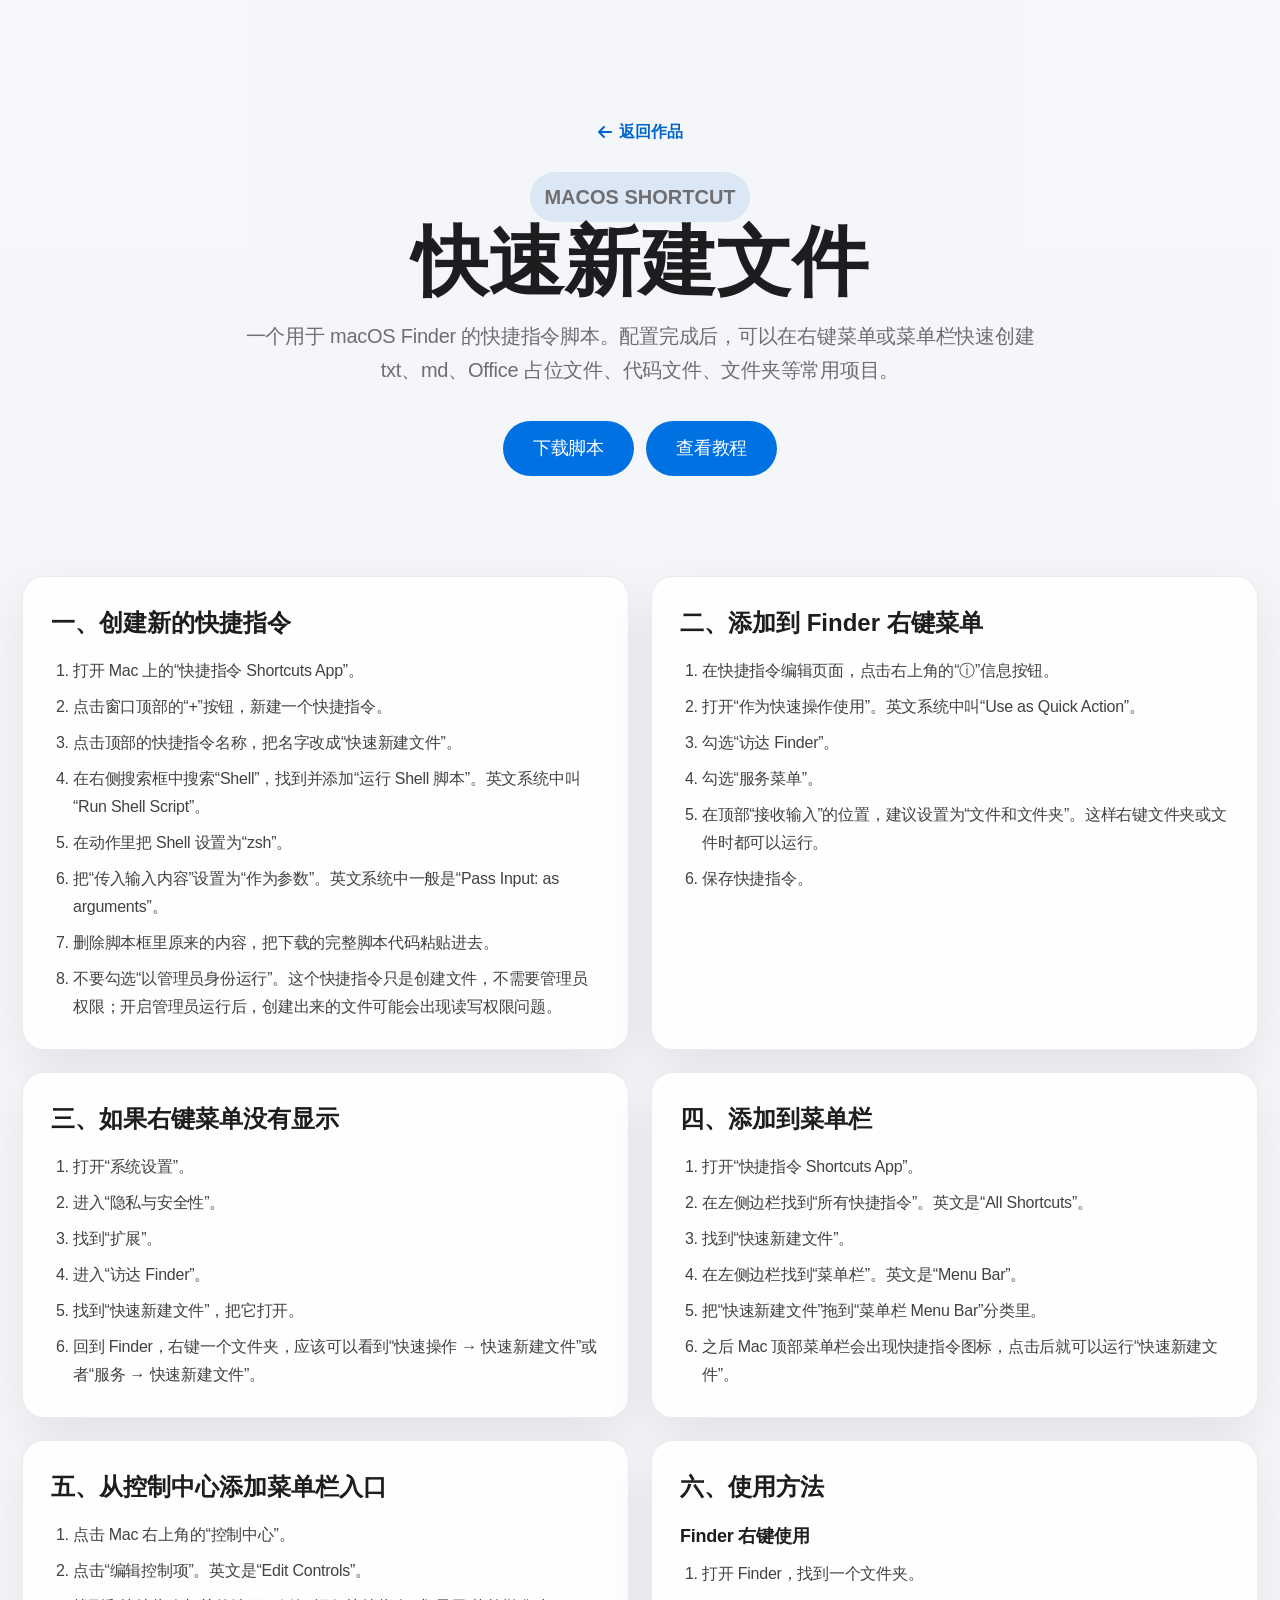
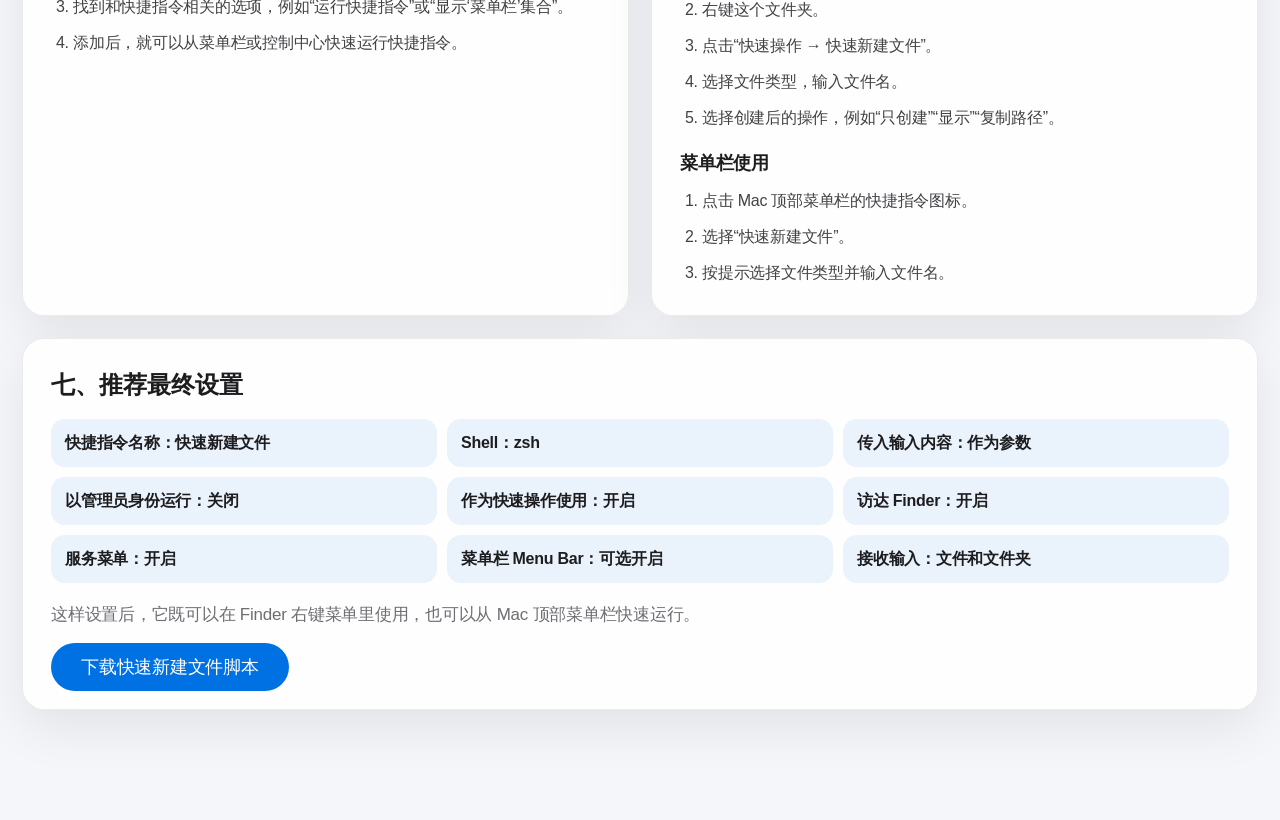
<file: quick-new-file.html>
<!DOCTYPE html>
<html lang="zh-CN">
<head>
    <meta charset="UTF-8">
    <meta name="viewport" content="width=device-width, initial-scale=1.0">
    <meta name="description" content="快速新建文件：macOS 快捷指令使用教程。">
    <title>快速新建文件 - 使用教程</title>
    <link rel="preconnect" href="https://cdnjs.cloudflare.com" crossorigin>
    <link rel="stylesheet" href="https://cdnjs.cloudflare.com/ajax/libs/font-awesome/6.4.0/css/all.min.css">
    <link rel="stylesheet" href="css/style.css?v=20260714-works-fix">
</head>
<body>
    <main class="guide-page">
        <section class="guide-hero">
            <div class="container">
                <a href="index.html#projects" class="guide-back"><i class="fas fa-arrow-left"></i> 返回作品</a>
                <p class="section-kicker">macOS Shortcut</p>
                <h1>快速新建文件</h1>
                <p>一个用于 macOS Finder 的快捷指令脚本。配置完成后，可以在右键菜单或菜单栏快速创建 txt、md、Office 占位文件、代码文件、文件夹等常用项目。</p>
                <div class="guide-actions">
                    <a href="downloads/quick-new-file-pro-3.1.zsh" class="cta-button secondary" download>下载脚本</a>
                    <a href="#tutorial" class="cta-button">查看教程</a>
                </div>
            </div>
        </section>

        <section class="guide-content" id="tutorial">
            <div class="container guide-grid">
                <article class="guide-panel">
                    <h2>一、创建新的快捷指令</h2>
                    <ol>
                        <li>打开 Mac 上的“快捷指令 Shortcuts App”。</li>
                        <li>点击窗口顶部的“+”按钮，新建一个快捷指令。</li>
                        <li>点击顶部的快捷指令名称，把名字改成“快速新建文件”。</li>
                        <li>在右侧搜索框中搜索“Shell”，找到并添加“运行 Shell 脚本”。英文系统中叫“Run Shell Script”。</li>
                        <li>在动作里把 Shell 设置为“zsh”。</li>
                        <li>把“传入输入内容”设置为“作为参数”。英文系统中一般是“Pass Input: as arguments”。</li>
                        <li>删除脚本框里原来的内容，把下载的完整脚本代码粘贴进去。</li>
                        <li>不要勾选“以管理员身份运行”。这个快捷指令只是创建文件，不需要管理员权限；开启管理员运行后，创建出来的文件可能会出现读写权限问题。</li>
                    </ol>
                </article>

                <article class="guide-panel">
                    <h2>二、添加到 Finder 右键菜单</h2>
                    <ol>
                        <li>在快捷指令编辑页面，点击右上角的“ⓘ”信息按钮。</li>
                        <li>打开“作为快速操作使用”。英文系统中叫“Use as Quick Action”。</li>
                        <li>勾选“访达 Finder”。</li>
                        <li>勾选“服务菜单”。</li>
                        <li>在顶部“接收输入”的位置，建议设置为“文件和文件夹”。这样右键文件夹或文件时都可以运行。</li>
                        <li>保存快捷指令。</li>
                    </ol>
                </article>

                <article class="guide-panel">
                    <h2>三、如果右键菜单没有显示</h2>
                    <ol>
                        <li>打开“系统设置”。</li>
                        <li>进入“隐私与安全性”。</li>
                        <li>找到“扩展”。</li>
                        <li>进入“访达 Finder”。</li>
                        <li>找到“快速新建文件”，把它打开。</li>
                        <li>回到 Finder，右键一个文件夹，应该可以看到“快速操作 → 快速新建文件”或者“服务 → 快速新建文件”。</li>
                    </ol>
                </article>

                <article class="guide-panel">
                    <h2>四、添加到菜单栏</h2>
                    <ol>
                        <li>打开“快捷指令 Shortcuts App”。</li>
                        <li>在左侧边栏找到“所有快捷指令”。英文是“All Shortcuts”。</li>
                        <li>找到“快速新建文件”。</li>
                        <li>在左侧边栏找到“菜单栏”。英文是“Menu Bar”。</li>
                        <li>把“快速新建文件”拖到“菜单栏 Menu Bar”分类里。</li>
                        <li>之后 Mac 顶部菜单栏会出现快捷指令图标，点击后就可以运行“快速新建文件”。</li>
                    </ol>
                </article>

                <article class="guide-panel">
                    <h2>五、从控制中心添加菜单栏入口</h2>
                    <ol>
                        <li>点击 Mac 右上角的“控制中心”。</li>
                        <li>点击“编辑控制项”。英文是“Edit Controls”。</li>
                        <li>找到和快捷指令相关的选项，例如“运行快捷指令”或“显示‘菜单栏’集合”。</li>
                        <li>添加后，就可以从菜单栏或控制中心快速运行快捷指令。</li>
                    </ol>
                </article>

                <article class="guide-panel">
                    <h2>六、使用方法</h2>
                    <h3>Finder 右键使用</h3>
                    <ol>
                        <li>打开 Finder，找到一个文件夹。</li>
                        <li>右键这个文件夹。</li>
                        <li>点击“快速操作 → 快速新建文件”。</li>
                        <li>选择文件类型，输入文件名。</li>
                        <li>选择创建后的操作，例如“只创建”“显示”“复制路径”。</li>
                    </ol>
                    <h3>菜单栏使用</h3>
                    <ol>
                        <li>点击 Mac 顶部菜单栏的快捷指令图标。</li>
                        <li>选择“快速新建文件”。</li>
                        <li>按提示选择文件类型并输入文件名。</li>
                    </ol>
                </article>

                <article class="guide-panel guide-wide">
                    <h2>七、推荐最终设置</h2>
                    <div class="settings-list">
                        <span>快捷指令名称：快速新建文件</span>
                        <span>Shell：zsh</span>
                        <span>传入输入内容：作为参数</span>
                        <span>以管理员身份运行：关闭</span>
                        <span>作为快速操作使用：开启</span>
                        <span>访达 Finder：开启</span>
                        <span>服务菜单：开启</span>
                        <span>菜单栏 Menu Bar：可选开启</span>
                        <span>接收输入：文件和文件夹</span>
                    </div>
                    <p>这样设置后，它既可以在 Finder 右键菜单里使用，也可以从 Mac 顶部菜单栏快速运行。</p>
                    <a href="downloads/quick-new-file-pro-3.1.zsh" class="cta-button" download>下载快速新建文件脚本</a>
                </article>
            </div>
        </section>
    </main>
</body>
</html>
</file>
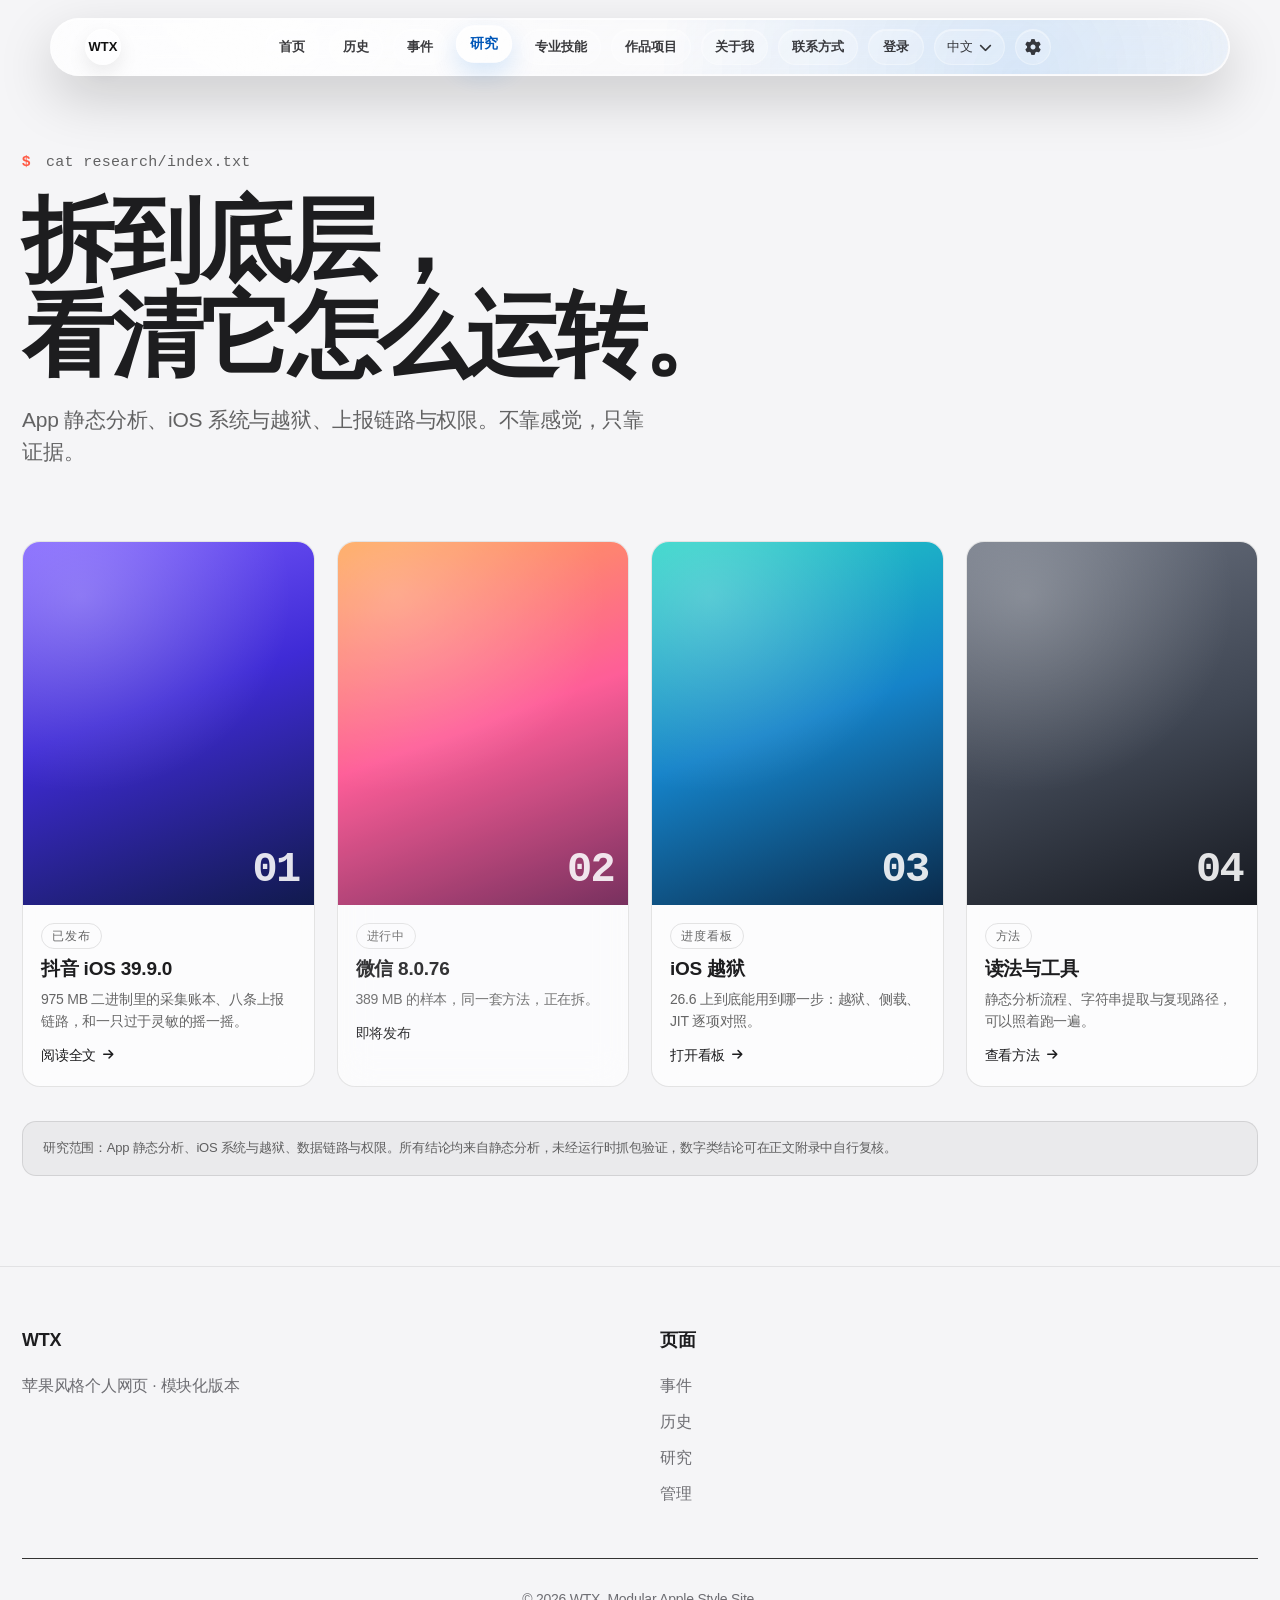
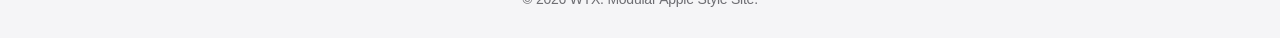
<file: research.html>
<!DOCTYPE html>
<html lang="zh-CN">
<head>
    <meta charset="UTF-8">
    <meta name="viewport" content="width=device-width, initial-scale=1.0">
    <title>研究 - WTX</title>
    <meta name="description" content="WTX 的研究笔记：App 静态分析、iOS 系统与越狱、上报链路与权限。不靠感觉，只靠证据。">
    <link rel="preconnect" href="https://cdnjs.cloudflare.com" crossorigin>
    <link rel="stylesheet" href="https://cdnjs.cloudflare.com/ajax/libs/font-awesome/6.4.0/css/all.min.css">
    <link rel="stylesheet" href="css/style.css?v=20260714-works-fix">

    <style>
        /* ===== Research 页（跟随主题：浅色/深色/青色） ===== */
        .research-hero, .research-body {
            --r-ink: #1d1d1f;
            --r-muted: rgba(0,0,0,0.60);
            --r-card: rgba(255,255,255,0.70);
            --r-card-hover: rgba(255,255,255,0.88);
            --r-border: rgba(0,0,0,0.10);
            --r-note: rgba(0,0,0,0.045);
        }
        body.dark-theme .research-hero, body.dark-theme .research-body {
            --r-ink: #ffffff;
            --r-muted: rgba(255,255,255,0.72);
            --r-card: rgba(255,255,255,0.10);
            --r-card-hover: rgba(255,255,255,0.16);
            --r-border: rgba(255,255,255,0.20);
            --r-note: rgba(255,255,255,0.07);
        }

        .research-hero { padding: 150px 0 46px; color: var(--r-ink); }
        .research-hero .container { text-align: left; }

        .research-kicker {
            font-family: ui-monospace, SFMono-Regular, Menlo, Consolas, monospace;
            font-size: clamp(13px, 1.5vw, 15px);
            letter-spacing: 0.02em;
            color: var(--r-muted);
            margin-bottom: 18px;
        }
        .research-kicker .dollar { color: #ff5a45; margin-right: 6px; font-weight: 700; }

        .research-title {
            font-size: clamp(40px, 7.2vw, 92px);
            line-height: 1.04;
            letter-spacing: -0.035em;
            font-weight: 700;
            margin-bottom: 20px;
            color: var(--r-ink);
            text-wrap: balance;
        }

        .research-lead {
            font-size: clamp(16px, 1.9vw, 21px);
            line-height: 1.55;
            color: var(--r-muted);
            max-width: 30em;
        }

        .research-body { padding: 26px 0 90px; }

        .research-grid {
            display: grid;
            grid-template-columns: repeat(4, minmax(0, 1fr));
            gap: 22px;
        }

        .research-card {
            display: flex;
            flex-direction: column;
            border-radius: 18px;
            overflow: hidden;
            background: var(--r-card);
            border: 1px solid var(--r-border);
            -webkit-backdrop-filter: blur(18px) saturate(140%);
            backdrop-filter: blur(18px) saturate(140%);
            text-decoration: none;
            color: var(--r-ink);
            transition: transform 0.35s cubic-bezier(0.22, 1, 0.36, 1),
                        background 0.35s ease, border-color 0.35s ease, box-shadow 0.35s ease;
        }
        .research-card:hover {
            transform: translateY(-6px);
            background: var(--r-card-hover);
            border-color: var(--r-ink);
            box-shadow: 0 24px 60px rgba(0, 0, 0, 0.18);
        }
        .research-card.is-pending { opacity: 0.9; }
        .research-card.is-pending:hover { transform: none; }

        .research-thumb {
            position: relative;
            aspect-ratio: 4 / 5;
            display: flex;
            align-items: flex-end;
            justify-content: flex-end;
            padding: 14px;
            overflow: hidden;
        }
        .research-thumb::after {
            content: '';
            position: absolute;
            inset: 0;
            background: radial-gradient(120% 90% at 20% 15%, rgba(255,255,255,0.26), transparent 60%);
        }
        .thumb-a { background: linear-gradient(160deg, #7b5cff 0%, #3f2bd6 45%, #111a4d 100%); }
        .thumb-b { background: linear-gradient(160deg, #ff9a3d 0%, #ff4d8d 50%, #6a1b4d 100%); }
        .thumb-c { background: linear-gradient(160deg, #22d3c5 0%, #1583c9 50%, #0a2a4a 100%); }
        .thumb-d { background: linear-gradient(160deg, #6b7280 0%, #3f4653 55%, #171a21 100%); }

        .research-num {
            position: relative;
            z-index: 1;
            font-family: ui-monospace, SFMono-Regular, Menlo, monospace;
            font-size: clamp(28px, 3.4vw, 42px);
            font-weight: 700;
            line-height: 1;
            color: rgba(255, 255, 255, 0.88);
            letter-spacing: -0.04em;
        }

        .research-meta {
            display: flex;
            flex-direction: column;
            gap: 8px;
            padding: 18px 18px 20px;
        }
        .research-tag {
            align-self: flex-start;
            font-size: 12px;
            letter-spacing: 0.08em;
            text-transform: uppercase;
            color: var(--r-muted);
            border: 1px solid var(--r-border);
            border-radius: 999px;
            padding: 3px 10px;
        }
        .research-meta h2 {
            font-size: 19px;
            line-height: 1.28;
            letter-spacing: -0.012em;
            font-weight: 650;
            color: var(--r-ink);
        }
        .research-meta p {
            font-size: 14px;
            line-height: 1.55;
            color: var(--r-muted);
        }
        .research-more {
            margin-top: 4px;
            font-size: 14px;
            color: var(--r-ink);
            display: inline-flex;
            align-items: center;
            gap: 7px;
        }
        .research-card:hover .research-more i { transform: translateX(4px); }
        .research-more i { transition: transform 0.3s ease; font-size: 12px; }

        .research-note {
            margin-top: 34px;
            padding: 16px 20px;
            border-radius: 14px;
            background: var(--r-note);
            border: 1px solid var(--r-border);
        }
        .research-note p {
            font-size: 13px;
            line-height: 1.6;
            color: var(--r-muted);
            margin: 0;
        }

        @media (max-width: 1100px) {
            .research-grid { grid-template-columns: repeat(2, minmax(0, 1fr)); }
        }
        @media (max-width: 640px) {
            .research-hero { padding: 118px 0 34px; }
            .research-grid { grid-template-columns: 1fr; gap: 18px; }
            .research-thumb { aspect-ratio: 16 / 10; }
        }
        @media (prefers-reduced-motion: reduce) {
            .research-card, .research-more i { transition: none; }
            .research-card:hover { transform: none; }
        }
    </style>
</head>
<body data-i18n-title="researchPageTitle">
    <div class="gradient-blinds-container" id="gradientBlindsBg"></div>
    <div class="click-spark-container" id="clickSparkContainer"></div>

    <nav>
        <div class="container nav-container">
            <a href="index.html" class="logo">WTX</a>
            <div class="nav-links">
                <a href="index.html" class="nav-link" data-i18n="home">首页</a>
                <a href="history.html" class="nav-link" data-i18n="history">历史</a>
                <a href="events.html" class="nav-link" data-i18n="events">事件</a>
                <a href="research.html" class="nav-link active" data-i18n="navResearch">研究</a>
                <a href="index.html#skills" class="nav-link" data-i18n="navSkills">专业技能</a>
                <a href="index.html#projects" class="nav-link" data-i18n="navProjects">项目经验</a>
                <a href="index.html#about" class="nav-link" data-i18n="navAbout">关于我</a>
                <a href="index.html#contact" class="nav-link" data-i18n="navContact">联系方式</a>
                <div class="user-status" id="userStatus">
                    <div class="user-avatar" id="userAvatar" style="display: none;"></div>
                    <span class="user-name" id="userName" style="display: none;"></span>
                    <button class="login-btn" id="loginBtn" data-i18n="login">登录</button>
                </div>
                <div class="language-switcher" id="languageSwitcher">
                    <span id="currentLanguage">中文</span>
                    <i class="fas fa-chevron-down"></i>
                    <div class="language-options" id="languageOptions">
                        <div class="language-option" data-lang="zh">中文</div>
                        <div class="language-option" data-lang="en">English</div>
                        <div class="language-option" data-lang="fr">Français</div>
                    </div>
                </div>
                <button class="settings-btn" id="settingsBtn">
                    <i class="fas fa-cog"></i>
                </button>
            </div>
            <button class="mobile-menu-btn" id="mobileMenuBtn">
                <i class="fas fa-bars"></i>
            </button>
        </div>
    </nav>

    <div class="mobile-menu-overlay" id="mobileMenuOverlay"></div>
    <div class="mobile-menu" id="mobileMenu">
        <button class="mobile-menu-close" id="mobileMenuClose">
            <i class="fas fa-times"></i>
        </button>
        <div class="mobile-menu-links">
            <a href="index.html" class="nav-link" data-i18n="home">首页</a>
            <a href="history.html" class="nav-link" data-i18n="history">历史</a>
            <a href="events.html" class="nav-link" data-i18n="events">事件</a>
            <a href="research.html" class="nav-link active" data-i18n="navResearch">研究</a>
            <a href="index.html#skills" class="nav-link" data-i18n="navSkills">专业技能</a>
            <a href="index.html#projects" class="nav-link" data-i18n="navProjects">项目经验</a>
            <a href="index.html#about" class="nav-link" data-i18n="navAbout">关于我</a>
            <a href="index.html#contact" class="nav-link" data-i18n="navContact">联系方式</a>
            <div class="user-status" id="mobileUserStatus">
                <div class="user-avatar" id="mobileUserAvatar" style="display: none;"></div>
                <span class="user-name" id="mobileUserName" style="display: none;"></span>
                <a href="#" class="mobile-login-btn" id="mobileLoginBtn" data-i18n="login">登录</a>
            </div>
            <div class="language-switcher" id="mobileLanguageSwitcher">
                <span id="mobileCurrentLanguage">中文</span>
                <i class="fas fa-chevron-down"></i>
                <div class="language-options" id="mobileLanguageOptions">
                    <div class="language-option" data-lang="zh">中文</div>
                    <div class="language-option" data-lang="en">English</div>
                    <div class="language-option" data-lang="fr">Français</div>
                </div>
            </div>
            <a href="#" id="mobileSettingsBtn">
                <i class="fas fa-cog"></i> <span data-i18n="mobileSettings">网站设置</span>
            </a>
        </div>
    </div>

    <div class="settings-overlay" id="settingsOverlay"></div>
    <div class="settings-panel" id="settingsPanel">
        <div class="settings-header">
            <h2 class="settings-title" data-i18n="settings">网站设置</h2>
            <button class="close-settings" id="closeSettings">
                <i class="fas fa-times"></i>
            </button>
        </div>
        <div class="setting-group">
            <label class="setting-label" data-i18n="theme">主题</label>
            <div class="theme-options">
                <div class="theme-option active" data-theme="light" data-i18n="light">浅色</div>
                <div class="theme-option" data-theme="dark" data-i18n="dark">深色</div>
                <div class="theme-option" data-theme="cyan" data-i18n="cyan">青色</div>
            </div>
        </div>
        <div class="setting-group">
            <label class="setting-label" data-i18n="fontSize">字体大小</label>
            <div class="font-options">
                <div class="font-option" data-font="small" data-i18n="small">小</div>
                <div class="font-option active" data-font="medium" data-i18n="medium">中</div>
                <div class="font-option" data-font="large" data-i18n="large">大</div>
            </div>
        </div>
        <div class="setting-option">
            <span class="setting-option-label" data-i18n="animations">动画效果</span>
            <label class="toggle-switch">
                <input type="checkbox" id="animationsToggle" checked>
                <span class="toggle-slider"></span>
            </label>
        </div>
        <div class="setting-option">
            <span class="setting-option-label" data-i18n="smoothScroll">平滑滚动</span>
            <label class="toggle-switch">
                <input type="checkbox" id="smoothScrollToggle" checked>
                <span class="toggle-slider"></span>
            </label>
        </div>
        <div class="setting-option">
            <span class="setting-option-label" data-i18n="hoverEffects">悬停效果</span>
            <label class="toggle-switch">
                <input type="checkbox" id="hoverEffectsToggle" checked>
                <span class="toggle-slider"></span>
            </label>
        </div>
        <div class="setting-option">
            <span class="setting-option-label" data-i18n="clickSpark">点击火花效果</span>
            <label class="toggle-switch">
                <input type="checkbox" id="clickSparkToggle" checked>
                <span class="toggle-slider"></span>
            </label>
        </div>
        <div class="setting-group">
            <button class="reset-btn" id="resetSettings" data-i18n="reset">重置为默认设置</button>
        </div>
    </div>

    <main>
        <section class="research-hero">
            <div class="container">
                <p class="research-kicker"><span class="dollar">$</span> cat research/index.txt</p>
                <h1 class="research-title">拆到底层，<br>看清它怎么运转。</h1>
                <p class="research-lead">App 静态分析、iOS 系统与越狱、上报链路与权限。不靠感觉，只靠证据。</p>
            </div>
        </section>

        <section class="research-body">
            <div class="container">
                <div class="research-grid">

                    <a class="research-card" href="research/douyin-39.9.0.html">
                        <div class="research-thumb thumb-a"><span class="research-num">01</span></div>
                        <div class="research-meta">
                            <span class="research-tag">已发布</span>
                            <h2>抖音 iOS 39.9.0</h2>
                            <p>975 MB 二进制里的采集账本、八条上报链路，和一只过于灵敏的摇一摇。</p>
                            <span class="research-more">阅读全文 <i class="fas fa-arrow-right"></i></span>
                        </div>
                    </a>

                    <div class="research-card is-pending">
                        <div class="research-thumb thumb-b"><span class="research-num">02</span></div>
                        <div class="research-meta">
                            <span class="research-tag">进行中</span>
                            <h2>微信 8.0.76</h2>
                            <p>389 MB 的样本，同一套方法，正在拆。</p>
                            <span class="research-more">即将发布</span>
                        </div>
                    </div>

                    <a class="research-card" href="jailbreak.html">
                        <div class="research-thumb thumb-c"><span class="research-num">03</span></div>
                        <div class="research-meta">
                            <span class="research-tag">进度看板</span>
                            <h2>iOS 越狱</h2>
                            <p>26.6 上到底能用到哪一步：越狱、侧载、JIT 逐项对照。</p>
                            <span class="research-more">打开看板 <i class="fas fa-arrow-right"></i></span>
                        </div>
                    </a>

                    <a class="research-card" href="research/douyin-39.9.0.html#appendix">
                        <div class="research-thumb thumb-d"><span class="research-num">04</span></div>
                        <div class="research-meta">
                            <span class="research-tag">方法</span>
                            <h2>读法与工具</h2>
                            <p>静态分析流程、字符串提取与复现路径，可以照着跑一遍。</p>
                            <span class="research-more">查看方法 <i class="fas fa-arrow-right"></i></span>
                        </div>
                    </a>

                </div>

                <div class="research-note">
                    <p>研究范围：App 静态分析、iOS 系统与越狱、数据链路与权限。所有结论均来自静态分析，未经运行时抓包验证，数字类结论可在正文附录中自行复核。</p>
                </div>
            </div>
        </section>
    </main>

    <footer>
        <div class="container">
            <div class="footer-content">
                <div class="footer-column">
                    <h3>WTX</h3>
                    <p data-i18n="footerTagline">苹果风格个人网页 · 模块化版本</p>
                </div>
                <div class="footer-column">
                    <h3 data-i18n="pages">页面</h3>
                    <ul>
                        <li><a href="events.html" data-i18n="events">事件</a></li>
                        <li><a href="history.html" data-i18n="history">历史</a></li>
                        <li><a href="research.html" data-i18n="navResearch">研究</a></li>
                        <li><a href="admin-event-history.html" data-i18n="adminShort">管理</a></li>
                    </ul>
                </div>
            </div>
            <div class="copyright">© 2026 WTX. Modular Apple Style Site.</div>
        </div>
    </footer>
    <script defer src="js/common.js?v=20261120-research"></script>
</body>
</html>
</file>
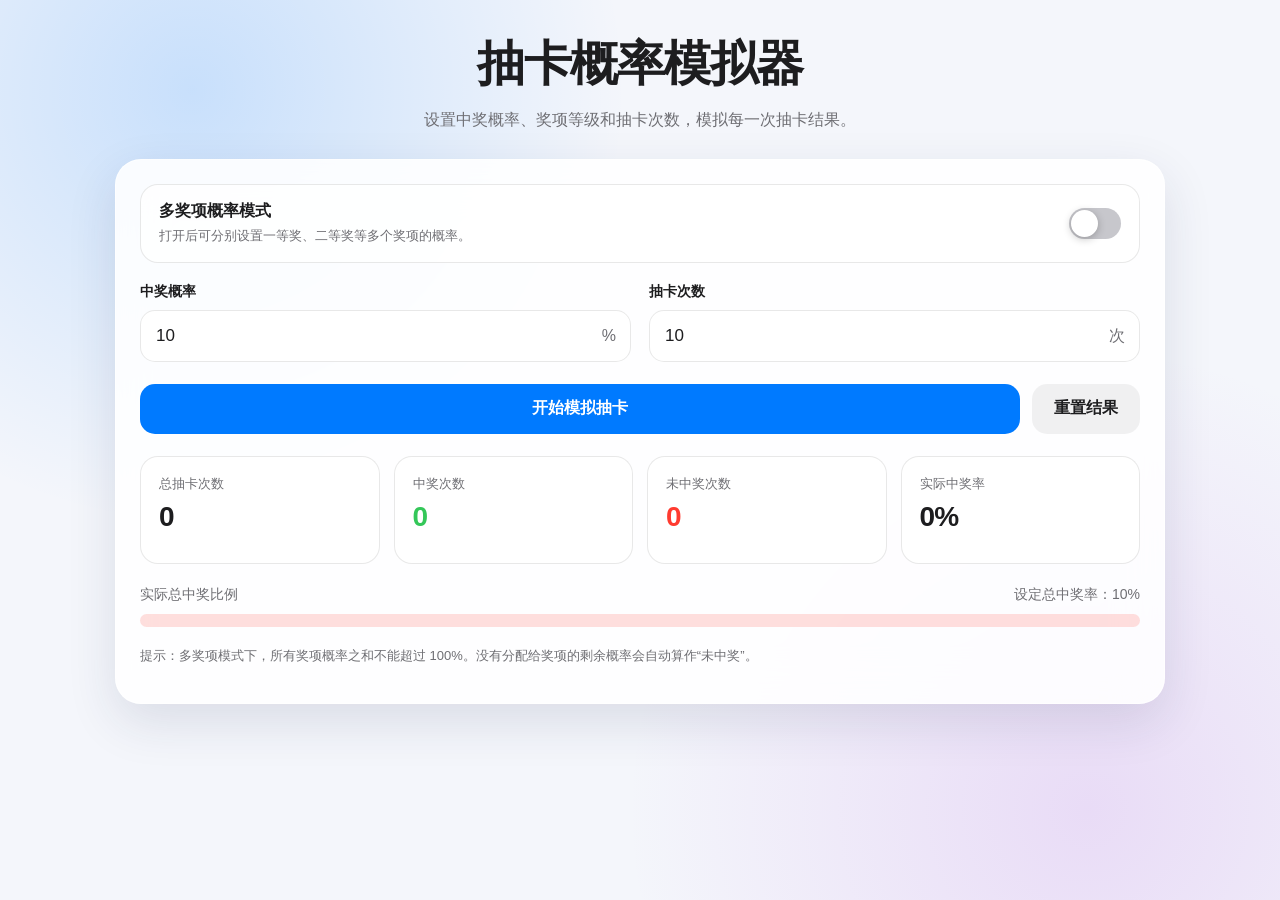
<file: downloads/card_probability_simulator_v2.html>
<!DOCTYPE html>
<html lang="zh-CN">
<head>
  <meta charset="UTF-8" />
  <meta name="viewport" content="width=device-width, initial-scale=1.0" />
  <title>抽卡概率模拟器</title>
  <style>
    * { box-sizing: border-box; }

    :root {
      --bg: #f4f6fb;
      --card: rgba(255, 255, 255, 0.88);
      --text: #1d1d1f;
      --subtext: #6e6e73;
      --border: rgba(0, 0, 0, 0.09);
      --primary: #007aff;
      --primary-hover: #0066d6;
      --success: #34c759;
      --danger: #ff3b30;
      --warning: #ff9500;
      --purple: #af52de;
      --shadow: 0 18px 50px rgba(30, 45, 80, 0.12);
    }

    body {
      margin: 0;
      min-height: 100vh;
      font-family: -apple-system, BlinkMacSystemFont, "Segoe UI", "PingFang SC",
        "Microsoft YaHei", sans-serif;
      color: var(--text);
      background:
        radial-gradient(circle at 15% 10%, rgba(0, 122, 255, 0.18), transparent 32%),
        radial-gradient(circle at 85% 90%, rgba(175, 82, 222, 0.16), transparent 34%),
        var(--bg);
      padding: 32px 18px;
    }

    button, input { font: inherit; }

    .container {
      width: min(1050px, 100%);
      margin: 0 auto;
    }

    .header {
      text-align: center;
      margin-bottom: 26px;
    }

    .header h1 {
      margin: 0 0 10px;
      font-size: clamp(30px, 5vw, 48px);
      letter-spacing: -1.5px;
    }

    .header p {
      margin: 0;
      color: var(--subtext);
      font-size: 16px;
      line-height: 1.7;
    }

    .panel {
      background: var(--card);
      border: 1px solid rgba(255, 255, 255, 0.68);
      backdrop-filter: blur(24px);
      -webkit-backdrop-filter: blur(24px);
      border-radius: 26px;
      box-shadow: var(--shadow);
      padding: 24px;
    }

    .mode-row {
      display: flex;
      justify-content: space-between;
      align-items: center;
      gap: 18px;
      padding: 16px 18px;
      margin-bottom: 20px;
      border: 1px solid var(--border);
      border-radius: 18px;
      background: rgba(255,255,255,.7);
    }

    .mode-title {
      font-size: 16px;
      font-weight: 750;
      margin-bottom: 4px;
    }

    .mode-description {
      color: var(--subtext);
      font-size: 13px;
      line-height: 1.5;
    }

    .switch {
      position: relative;
      width: 52px;
      height: 31px;
      flex: 0 0 auto;
    }

    .switch input {
      opacity: 0;
      width: 0;
      height: 0;
    }

    .slider {
      position: absolute;
      inset: 0;
      cursor: pointer;
      border-radius: 999px;
      background: #c7c7cc;
      transition: .25s ease;
    }

    .slider::before {
      content: "";
      position: absolute;
      width: 27px;
      height: 27px;
      left: 2px;
      top: 2px;
      border-radius: 50%;
      background: #fff;
      box-shadow: 0 2px 8px rgba(0,0,0,.24);
      transition: .25s ease;
    }

    .switch input:checked + .slider {
      background: var(--primary);
    }

    .switch input:checked + .slider::before {
      transform: translateX(21px);
    }

    .settings-grid {
      display: grid;
      grid-template-columns: repeat(2, minmax(0, 1fr));
      gap: 18px;
    }

    .field {
      display: flex;
      flex-direction: column;
      gap: 9px;
    }

    .field label {
      font-size: 14px;
      font-weight: 650;
    }

    .input-wrap {
      position: relative;
    }

    input[type="number"],
    input[type="text"] {
      width: 100%;
      height: 52px;
      border: 1px solid var(--border);
      border-radius: 15px;
      background: rgba(255, 255, 255, 0.82);
      padding: 0 48px 0 15px;
      color: var(--text);
      font-size: 17px;
      outline: none;
      transition: 0.2s ease;
    }

    input[type="number"]:focus,
    input[type="text"]:focus {
      border-color: rgba(0, 122, 255, 0.7);
      box-shadow: 0 0 0 4px rgba(0, 122, 255, 0.12);
    }

    .unit {
      position: absolute;
      right: 15px;
      top: 50%;
      transform: translateY(-50%);
      color: var(--subtext);
      pointer-events: none;
    }

    .prize-config {
      display: none;
      margin-top: 20px;
      border-top: 1px solid var(--border);
      padding-top: 20px;
    }

    .prize-config.active {
      display: block;
      animation: fadeIn .25s ease;
    }

    .config-head {
      display: flex;
      justify-content: space-between;
      align-items: center;
      gap: 12px;
      margin-bottom: 13px;
    }

    .config-head h2 {
      margin: 0;
      font-size: 18px;
    }

    .small-btn {
      height: 38px;
      border: 0;
      border-radius: 12px;
      padding: 0 14px;
      color: var(--primary);
      background: rgba(0,122,255,.10);
      font-weight: 700;
      cursor: pointer;
    }

    .prize-list {
      display: grid;
      gap: 10px;
    }

    .prize-row {
      display: grid;
      grid-template-columns: minmax(140px, 1fr) minmax(130px, .7fr) 44px;
      gap: 10px;
      align-items: center;
    }

    .prize-row input {
      height: 47px;
      font-size: 15px;
    }

    .remove-btn {
      width: 44px;
      height: 44px;
      border: 0;
      border-radius: 13px;
      color: var(--danger);
      background: rgba(255,59,48,.09);
      font-size: 21px;
      cursor: pointer;
    }

    .probability-status {
      display: flex;
      justify-content: space-between;
      gap: 12px;
      margin-top: 12px;
      padding: 13px 15px;
      border-radius: 14px;
      background: rgba(0,0,0,.04);
      color: var(--subtext);
      font-size: 14px;
    }

    .probability-status.invalid {
      background: rgba(255,59,48,.09);
      color: var(--danger);
    }

    .button-row {
      display: flex;
      gap: 12px;
      margin-top: 22px;
    }

    button {
      border: 0;
      height: 50px;
      border-radius: 15px;
      padding: 0 22px;
      font-size: 16px;
      font-weight: 650;
      cursor: pointer;
      transition: transform 0.15s ease, opacity 0.15s ease, background 0.15s ease;
    }

    button:active { transform: scale(0.97); }

    .primary-btn {
      flex: 1;
      color: white;
      background: var(--primary);
    }

    .primary-btn:hover { background: var(--primary-hover); }

    .secondary-btn {
      color: var(--text);
      background: rgba(0, 0, 0, 0.055);
    }

    .summary {
      display: grid;
      grid-template-columns: repeat(4, minmax(0, 1fr));
      gap: 14px;
      margin-top: 22px;
    }

    .stat-card {
      background: rgba(255, 255, 255, 0.72);
      border: 1px solid var(--border);
      border-radius: 18px;
      padding: 18px;
      min-height: 108px;
    }

    .stat-label {
      color: var(--subtext);
      font-size: 13px;
      margin-bottom: 8px;
    }

    .stat-value {
      font-size: 28px;
      font-weight: 750;
      letter-spacing: -0.8px;
    }

    .success-text { color: var(--success); }
    .fail-text { color: var(--danger); }

    .progress-section { margin-top: 22px; }

    .progress-header {
      display: flex;
      justify-content: space-between;
      gap: 12px;
      color: var(--subtext);
      font-size: 14px;
      margin-bottom: 10px;
    }

    .progress-track {
      height: 13px;
      border-radius: 999px;
      background: rgba(255, 59, 48, 0.16);
      overflow: hidden;
    }

    .progress-fill {
      height: 100%;
      width: 0%;
      border-radius: inherit;
      background: linear-gradient(90deg, #34c759, #30d158);
      transition: width 0.45s ease;
    }

    .breakdown-section,
    .results-section {
      margin-top: 24px;
      display: none;
    }

    .breakdown-section.active,
    .results-section.active {
      display: block;
    }

    .section-title {
      margin: 0 0 14px;
      font-size: 20px;
    }

    .breakdown-grid {
      display: grid;
      grid-template-columns: repeat(auto-fill, minmax(175px, 1fr));
      gap: 12px;
    }

    .breakdown-card {
      padding: 16px;
      border-radius: 17px;
      border: 1px solid var(--border);
      background: rgba(255,255,255,.72);
    }

    .breakdown-name {
      font-weight: 750;
      margin-bottom: 7px;
    }

    .breakdown-count {
      font-size: 25px;
      font-weight: 800;
    }

    .breakdown-meta {
      margin-top: 5px;
      color: var(--subtext);
      font-size: 12px;
    }

    .result-list {
      display: grid;
      grid-template-columns: repeat(auto-fill, minmax(135px, 1fr));
      gap: 12px;
      max-height: 440px;
      overflow-y: auto;
      padding-right: 3px;
    }

    .result-item {
      display: flex;
      flex-direction: column;
      gap: 6px;
      min-height: 70px;
      padding: 12px 14px;
      border-radius: 16px;
      border: 1px solid var(--border);
      background: rgba(255, 255, 255, 0.72);
      animation: appear 0.28s ease both;
    }

    .result-item.win {
      background: rgba(52, 199, 89, 0.09);
      border-color: rgba(52, 199, 89, 0.24);
    }

    .result-item.lose {
      background: rgba(255, 59, 48, 0.06);
      border-color: rgba(255, 59, 48, 0.16);
    }

    .result-number {
      color: var(--subtext);
      font-size: 12px;
    }

    .result-status {
      font-weight: 750;
      font-size: 15px;
      word-break: break-word;
    }

    .tip {
      margin-top: 18px;
      color: var(--subtext);
      font-size: 13px;
      line-height: 1.65;
    }

    @keyframes appear {
      from { opacity: 0; transform: translateY(8px) scale(0.98); }
      to { opacity: 1; transform: translateY(0) scale(1); }
    }

    @keyframes fadeIn {
      from { opacity: 0; transform: translateY(-4px); }
      to { opacity: 1; transform: translateY(0); }
    }

    @media (max-width: 720px) {
      body { padding: 20px 12px; }
      .panel { padding: 18px; border-radius: 22px; }
      .settings-grid { grid-template-columns: 1fr; }
      .summary { grid-template-columns: repeat(2, minmax(0, 1fr)); }
      .button-row { flex-direction: column; }
      .secondary-btn, .primary-btn { width: 100%; }
      .prize-row { grid-template-columns: 1fr 110px 42px; }
      .mode-row { align-items: flex-start; }
    }

    @media (max-width: 480px) {
      .prize-row {
        grid-template-columns: 1fr 42px;
      }

      .prize-row .probability-wrap {
        grid-column: 1 / -1;
        grid-row: 2;
      }

      .prize-row .remove-btn {
        grid-column: 2;
        grid-row: 1;
      }
    }
  </style>
</head>

<body>
  <main class="container">
    <header class="header">
      <h1>抽卡概率模拟器</h1>
      <p>设置中奖概率、奖项等级和抽卡次数，模拟每一次抽卡结果。</p>
    </header>

    <section class="panel">
      <div class="mode-row">
        <div>
          <div class="mode-title">多奖项概率模式</div>
          <div class="mode-description">打开后可分别设置一等奖、二等奖等多个奖项的概率。</div>
        </div>
        <label class="switch" aria-label="多奖项概率模式">
          <input id="multiPrizeToggle" type="checkbox" />
          <span class="slider"></span>
        </label>
      </div>

      <div class="settings-grid">
        <div class="field" id="normalProbabilityField">
          <label for="probability">中奖概率</label>
          <div class="input-wrap">
            <input id="probability" type="number" min="0" max="100" step="0.01" value="10" inputmode="decimal" />
            <span class="unit">%</span>
          </div>
        </div>

        <div class="field">
          <label for="drawCount">抽卡次数</label>
          <div class="input-wrap">
            <input id="drawCount" type="number" min="1" max="10000" step="1" value="10" inputmode="numeric" />
            <span class="unit">次</span>
          </div>
        </div>
      </div>

      <section class="prize-config" id="prizeConfig">
        <div class="config-head">
          <h2>奖项概率配置</h2>
          <button class="small-btn" id="addPrizeBtn" type="button">＋ 添加奖项</button>
        </div>

        <div class="prize-list" id="prizeList"></div>

        <div class="probability-status" id="probabilityStatus">
          <span>奖项概率合计：<strong id="totalPrizeProbability">0%</strong></span>
          <span>未中奖概率：<strong id="noPrizeProbability">100%</strong></span>
        </div>
      </section>

      <div class="button-row">
        <button class="primary-btn" id="simulateBtn">开始模拟抽卡</button>
        <button class="secondary-btn" id="resetBtn">重置结果</button>
      </div>

      <div class="summary">
        <div class="stat-card">
          <div class="stat-label">总抽卡次数</div>
          <div class="stat-value" id="totalCount">0</div>
        </div>

        <div class="stat-card">
          <div class="stat-label">中奖次数</div>
          <div class="stat-value success-text" id="winCount">0</div>
        </div>

        <div class="stat-card">
          <div class="stat-label">未中奖次数</div>
          <div class="stat-value fail-text" id="loseCount">0</div>
        </div>

        <div class="stat-card">
          <div class="stat-label">实际中奖率</div>
          <div class="stat-value" id="actualRate">0%</div>
        </div>
      </div>

      <div class="progress-section">
        <div class="progress-header">
          <span>实际总中奖比例</span>
          <span id="rateCompare">设定总中奖率：10%</span>
        </div>
        <div class="progress-track">
          <div class="progress-fill" id="progressFill"></div>
        </div>
      </div>

      <section class="breakdown-section" id="breakdownSection">
        <h2 class="section-title">奖项统计</h2>
        <div class="breakdown-grid" id="breakdownGrid"></div>
      </section>

      <section class="results-section" id="resultsSection">
        <h2 class="section-title">本次抽卡结果</h2>
        <div class="result-list" id="resultList"></div>
      </section>

      <p class="tip">
        提示：多奖项模式下，所有奖项概率之和不能超过 100%。没有分配给奖项的剩余概率会自动算作“未中奖”。
      </p>
    </section>
  </main>

  <script>
    const probabilityInput = document.getElementById("probability");
    const drawCountInput = document.getElementById("drawCount");
    const multiPrizeToggle = document.getElementById("multiPrizeToggle");
    const normalProbabilityField = document.getElementById("normalProbabilityField");
    const prizeConfig = document.getElementById("prizeConfig");
    const prizeList = document.getElementById("prizeList");
    const addPrizeBtn = document.getElementById("addPrizeBtn");
    const probabilityStatus = document.getElementById("probabilityStatus");
    const totalPrizeProbability = document.getElementById("totalPrizeProbability");
    const noPrizeProbability = document.getElementById("noPrizeProbability");

    const simulateBtn = document.getElementById("simulateBtn");
    const resetBtn = document.getElementById("resetBtn");
    const totalCountElement = document.getElementById("totalCount");
    const winCountElement = document.getElementById("winCount");
    const loseCountElement = document.getElementById("loseCount");
    const actualRateElement = document.getElementById("actualRate");
    const progressFill = document.getElementById("progressFill");
    const rateCompare = document.getElementById("rateCompare");
    const breakdownSection = document.getElementById("breakdownSection");
    const breakdownGrid = document.getElementById("breakdownGrid");
    const resultList = document.getElementById("resultList");
    const resultsSection = document.getElementById("resultsSection");

    let prizeId = 0;

    function formatPercent(value) {
      return Number(Number(value).toFixed(2)).toString() + "%";
    }

    function createPrizeRow(name = "", probability = "") {
      prizeId += 1;

      const row = document.createElement("div");
      row.className = "prize-row";
      row.dataset.id = String(prizeId);

      row.innerHTML = `
        <input class="prize-name" type="text" maxlength="20" value="${escapeHtml(name)}" placeholder="例如：一等奖" aria-label="奖项名称">
        <div class="input-wrap probability-wrap">
          <input class="prize-probability" type="number" min="0" max="100" step="0.01"
            value="${probability}" placeholder="概率" inputmode="decimal" aria-label="奖项概率">
          <span class="unit">%</span>
        </div>
        <button class="remove-btn" type="button" title="删除奖项" aria-label="删除奖项">×</button>
      `;

      row.querySelector(".remove-btn").addEventListener("click", () => {
        row.remove();
        updateProbabilityStatus();
      });

      row.querySelectorAll("input").forEach(input => {
        input.addEventListener("input", updateProbabilityStatus);
      });

      prizeList.appendChild(row);
      updateProbabilityStatus();
    }

    function escapeHtml(text) {
      const div = document.createElement("div");
      div.textContent = text;
      return div.innerHTML;
    }

    function getPrizeSettings(showAlerts = false) {
      const rows = [...prizeList.querySelectorAll(".prize-row")];
      const prizes = [];
      const usedNames = new Set();

      for (let index = 0; index < rows.length; index++) {
        const nameInput = rows[index].querySelector(".prize-name");
        const probabilityInput = rows[index].querySelector(".prize-probability");
        const name = nameInput.value.trim();
        const probability = Number(probabilityInput.value);

        if (!name) {
          if (showAlerts) {
            alert(`请填写第 ${index + 1} 个奖项的名称。`);
            nameInput.focus();
          }
          return null;
        }

        if (usedNames.has(name)) {
          if (showAlerts) {
            alert(`奖项名称“${name}”重复，请使用不同名称。`);
            nameInput.focus();
          }
          return null;
        }

        if (!Number.isFinite(probability) || probability < 0 || probability > 100) {
          if (showAlerts) {
            alert(`“${name}”的概率必须在 0% 到 100% 之间。`);
            probabilityInput.focus();
          }
          return null;
        }

        usedNames.add(name);
        prizes.push({ name, probability });
      }

      if (prizes.length === 0) {
        if (showAlerts) alert("请至少添加一个奖项。");
        return null;
      }

      const total = prizes.reduce((sum, prize) => sum + prize.probability, 0);

      if (total > 100.000001) {
        if (showAlerts) alert("所有奖项的概率合计不能超过 100%。");
        return null;
      }

      return { prizes, total };
    }

    function updateProbabilityStatus() {
      const rows = [...prizeList.querySelectorAll(".prize-row")];
      let total = 0;

      rows.forEach(row => {
        const value = Number(row.querySelector(".prize-probability").value);
        if (Number.isFinite(value) && value > 0) total += value;
      });

      totalPrizeProbability.textContent = formatPercent(total);
      noPrizeProbability.textContent = formatPercent(Math.max(0, 100 - total));
      probabilityStatus.classList.toggle("invalid", total > 100);

      if (multiPrizeToggle.checked) {
        rateCompare.textContent = `设定总中奖率：${formatPercent(total)}`;
      }
    }

    function validateBaseInputs() {
      const drawCount = Number(drawCountInput.value);

      if (!Number.isInteger(drawCount) || drawCount < 1 || drawCount > 10000) {
        alert("抽卡次数必须是 1 到 10000 之间的整数。");
        drawCountInput.focus();
        return null;
      }

      return { drawCount };
    }

    function simulateNormal(drawCount) {
      const probability = Number(probabilityInput.value);

      if (!Number.isFinite(probability) || probability < 0 || probability > 100) {
        alert("中奖概率必须在 0% 到 100% 之间。");
        probabilityInput.focus();
        return;
      }

      const results = [];
      let wins = 0;

      for (let i = 1; i <= drawCount; i++) {
        const isWin = Math.random() * 100 < probability;
        if (isWin) wins++;

        results.push({
          number: i,
          prize: isWin ? "中奖 🎉" : "未中奖",
          isWin
        });
      }

      displayResults({
        results,
        drawCount,
        wins,
        expectedRate: probability,
        breakdown: [
          { name: "中奖", count: wins, probability },
          { name: "未中奖", count: drawCount - wins, probability: 100 - probability }
        ]
      });
    }

    function simulateMultiplePrizes(drawCount) {
      const settings = getPrizeSettings(true);
      if (!settings) return;

      const results = [];
      const counts = Object.fromEntries(settings.prizes.map(prize => [prize.name, 0]));
      counts["未中奖"] = 0;

      for (let i = 1; i <= drawCount; i++) {
        const random = Math.random() * 100;
        let cumulative = 0;
        let selectedPrize = null;

        for (const prize of settings.prizes) {
          cumulative += prize.probability;
          if (random < cumulative) {
            selectedPrize = prize.name;
            break;
          }
        }

        if (selectedPrize) {
          counts[selectedPrize]++;
          results.push({ number: i, prize: selectedPrize + " 🎉", isWin: true });
        } else {
          counts["未中奖"]++;
          results.push({ number: i, prize: "未中奖", isWin: false });
        }
      }

      const wins = drawCount - counts["未中奖"];
      const breakdown = [
        ...settings.prizes.map(prize => ({
          name: prize.name,
          count: counts[prize.name],
          probability: prize.probability
        })),
        {
          name: "未中奖",
          count: counts["未中奖"],
          probability: 100 - settings.total
        }
      ];

      displayResults({
        results,
        drawCount,
        wins,
        expectedRate: settings.total,
        breakdown
      });
    }

    function displayResults({ results, drawCount, wins, expectedRate, breakdown }) {
      const losses = drawCount - wins;
      const actualRate = drawCount ? (wins / drawCount) * 100 : 0;

      totalCountElement.textContent = drawCount.toLocaleString("zh-CN");
      winCountElement.textContent = wins.toLocaleString("zh-CN");
      loseCountElement.textContent = losses.toLocaleString("zh-CN");
      actualRateElement.textContent = formatPercent(actualRate);
      rateCompare.textContent = `设定总中奖率：${formatPercent(expectedRate)}`;
      progressFill.style.width = `${Math.min(actualRate, 100)}%`;

      renderBreakdown(breakdown, drawCount);
      renderResultList(results);
    }

    function renderBreakdown(breakdown, total) {
      breakdownGrid.innerHTML = "";
      const fragment = document.createDocumentFragment();

      breakdown.forEach(item => {
        const actual = total ? (item.count / total) * 100 : 0;
        const card = document.createElement("div");
        card.className = "breakdown-card";
        card.innerHTML = `
          <div class="breakdown-name">${escapeHtml(item.name)}</div>
          <div class="breakdown-count">${item.count.toLocaleString("zh-CN")} 次</div>
          <div class="breakdown-meta">
            设定 ${formatPercent(item.probability)} · 实际 ${formatPercent(actual)}
          </div>
        `;
        fragment.appendChild(card);
      });

      breakdownGrid.appendChild(fragment);
      breakdownSection.classList.add("active");
    }

    function renderResultList(results) {
      resultList.innerHTML = "";
      const fragment = document.createDocumentFragment();

      results.forEach((result, index) => {
        const item = document.createElement("div");
        item.className = `result-item ${result.isWin ? "win" : "lose"}`;
        item.style.animationDelay = `${Math.min(index * 16, 500)}ms`;

        const number = document.createElement("span");
        number.className = "result-number";
        number.textContent = `第 ${result.number} 抽`;

        const status = document.createElement("span");
        status.className = "result-status";
        status.textContent = result.prize;

        item.append(number, status);
        fragment.appendChild(item);
      });

      resultList.appendChild(fragment);
      resultsSection.classList.add("active");
      resultsSection.scrollIntoView({ behavior: "smooth", block: "nearest" });
    }

    function simulateDraws() {
      const base = validateBaseInputs();
      if (!base) return;

      if (multiPrizeToggle.checked) {
        simulateMultiplePrizes(base.drawCount);
      } else {
        simulateNormal(base.drawCount);
      }
    }

    function resetResults() {
      totalCountElement.textContent = "0";
      winCountElement.textContent = "0";
      loseCountElement.textContent = "0";
      actualRateElement.textContent = "0%";
      progressFill.style.width = "0%";
      breakdownGrid.innerHTML = "";
      resultList.innerHTML = "";
      breakdownSection.classList.remove("active");
      resultsSection.classList.remove("active");

      if (multiPrizeToggle.checked) {
        updateProbabilityStatus();
      } else {
        rateCompare.textContent = `设定总中奖率：${formatPercent(Number(probabilityInput.value) || 0)}`;
      }
    }

    multiPrizeToggle.addEventListener("change", () => {
      const enabled = multiPrizeToggle.checked;
      prizeConfig.classList.toggle("active", enabled);
      normalProbabilityField.style.display = enabled ? "none" : "flex";
      resetResults();

      if (enabled) {
        updateProbabilityStatus();
      } else {
        rateCompare.textContent = `设定总中奖率：${formatPercent(Number(probabilityInput.value) || 0)}`;
      }
    });

    probabilityInput.addEventListener("input", () => {
      if (!multiPrizeToggle.checked) {
        const value = Math.max(0, Math.min(100, Number(probabilityInput.value) || 0));
        rateCompare.textContent = `设定总中奖率：${formatPercent(value)}`;
      }
    });

    addPrizeBtn.addEventListener("click", () => {
      const count = prizeList.querySelectorAll(".prize-row").length;
      createPrizeRow(`奖项 ${count + 1}`, "0");
    });

    simulateBtn.addEventListener("click", simulateDraws);
    resetBtn.addEventListener("click", resetResults);

    document.addEventListener("keydown", event => {
      if (event.key === "Enter" && document.activeElement.tagName !== "BUTTON") {
        simulateDraws();
      }
    });

    createPrizeRow("一等奖", "1");
    createPrizeRow("二等奖", "9");
    updateProbabilityStatus();
  </script>
</body>
</html>
</file>
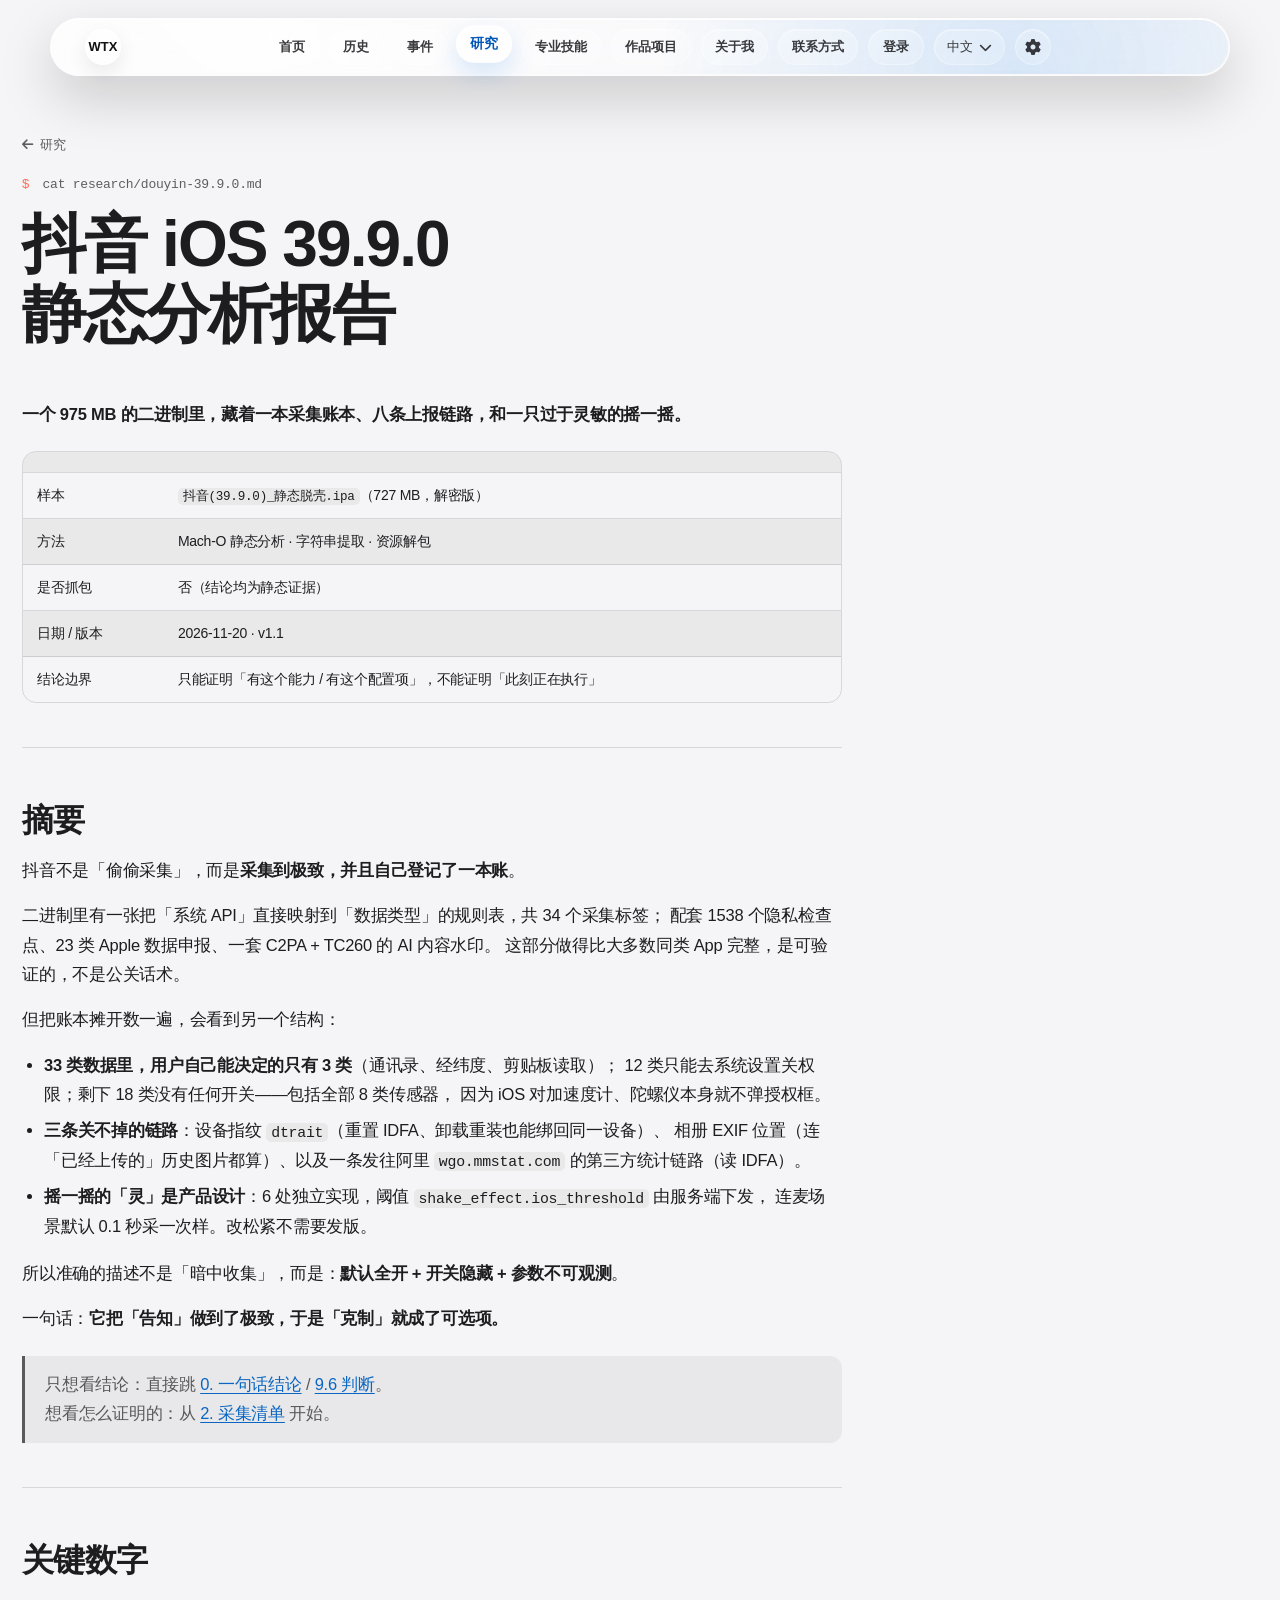
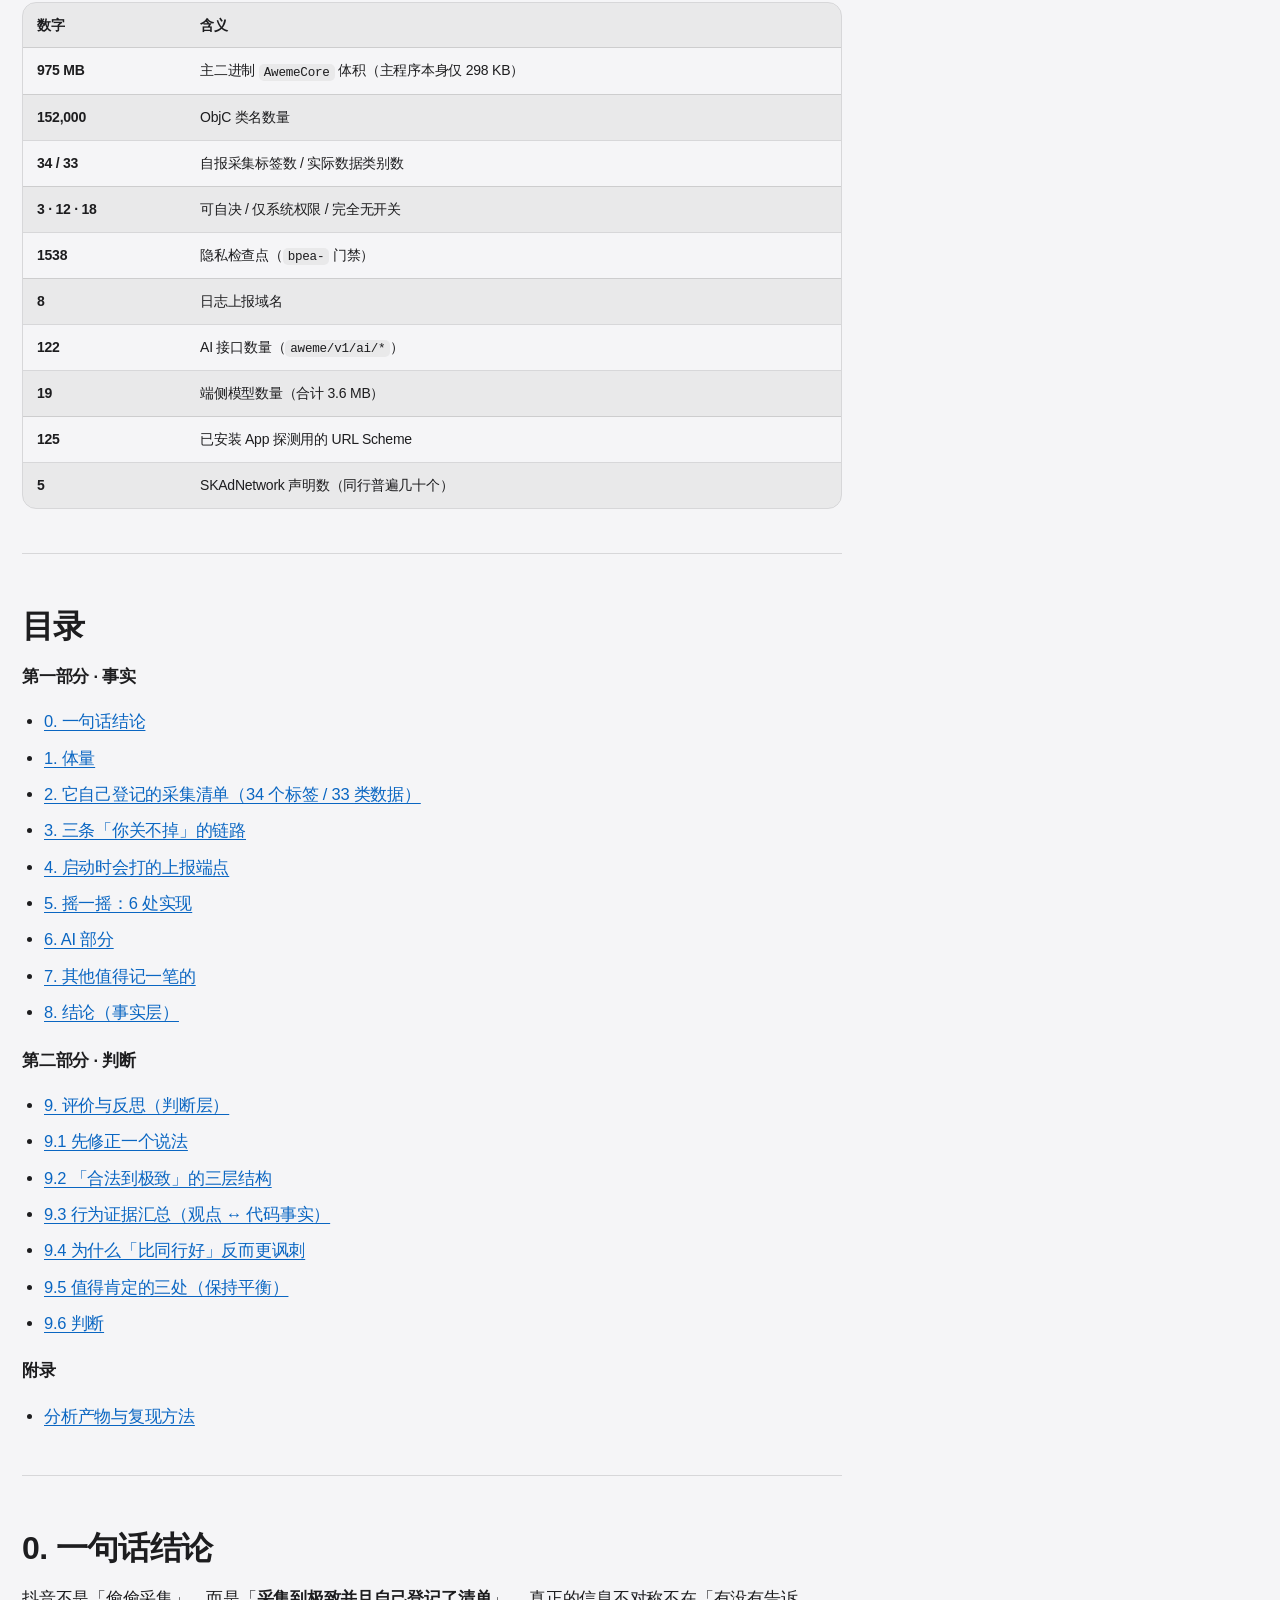
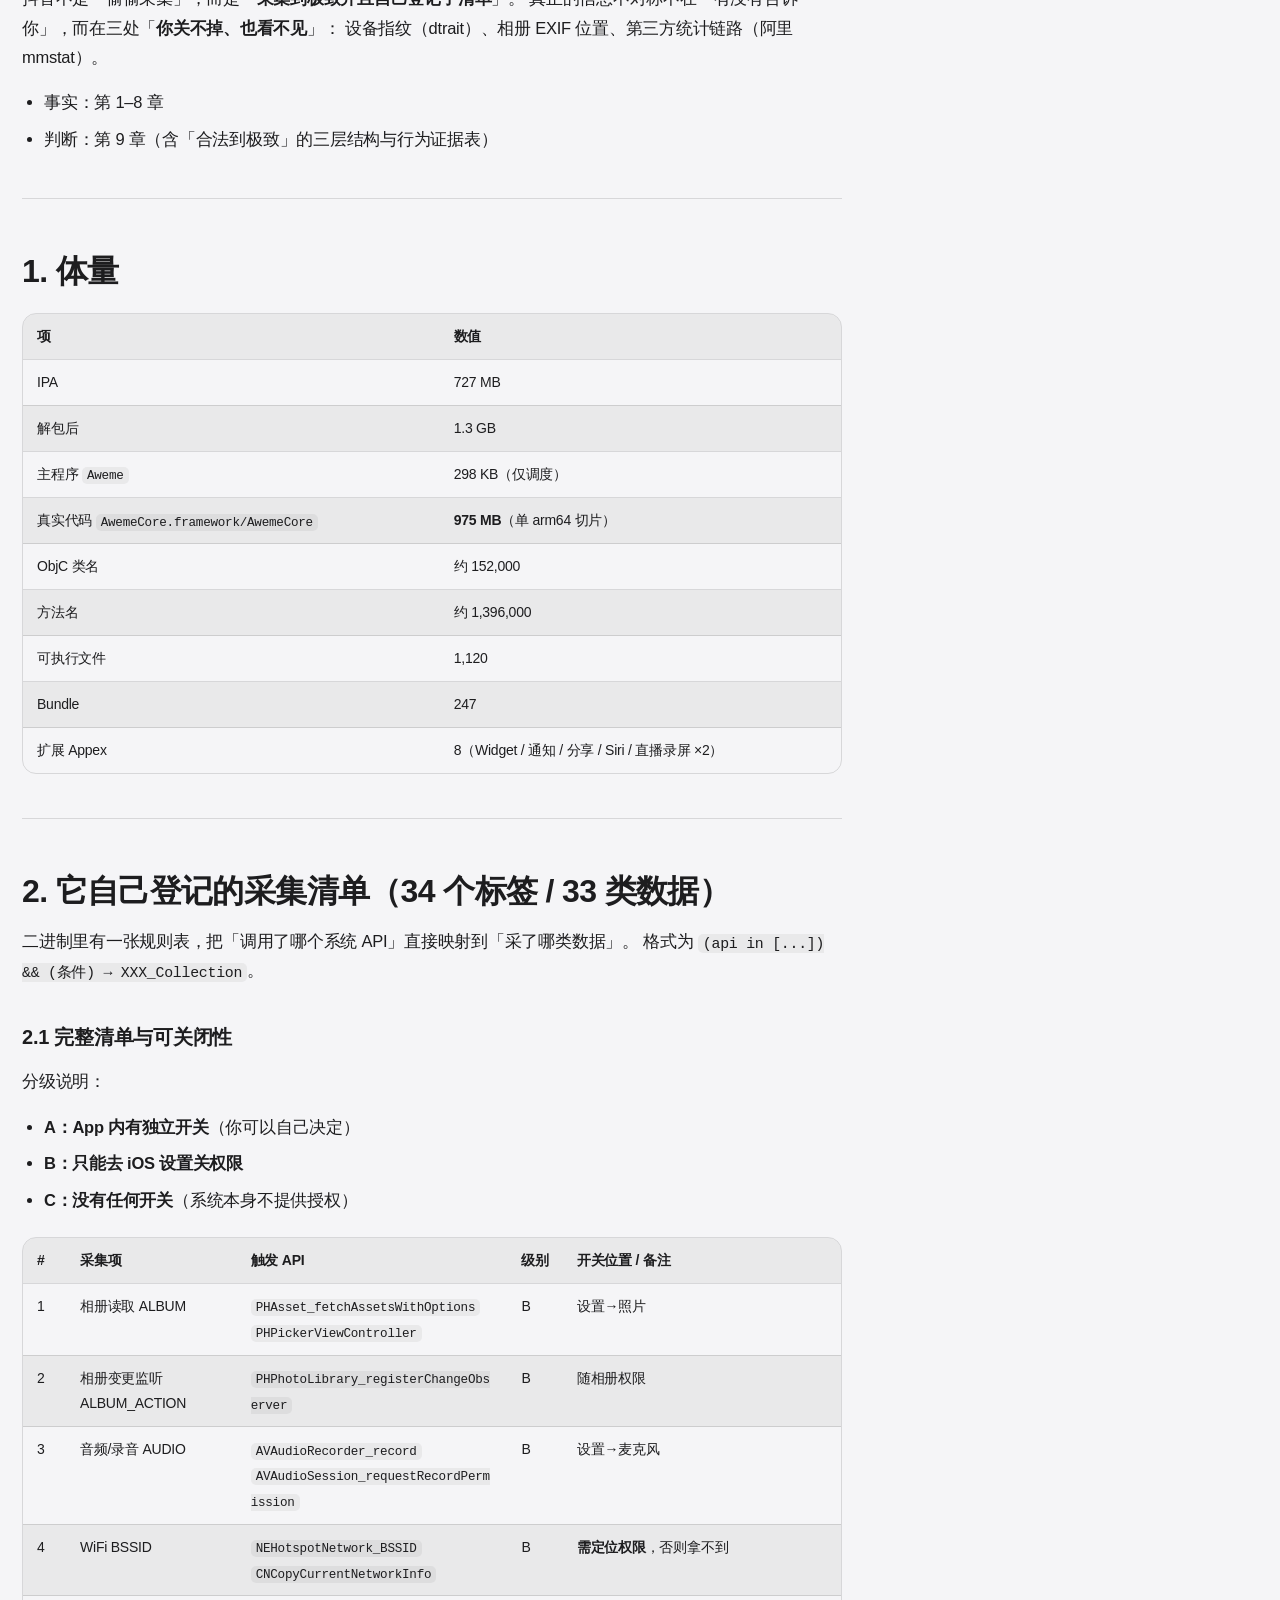
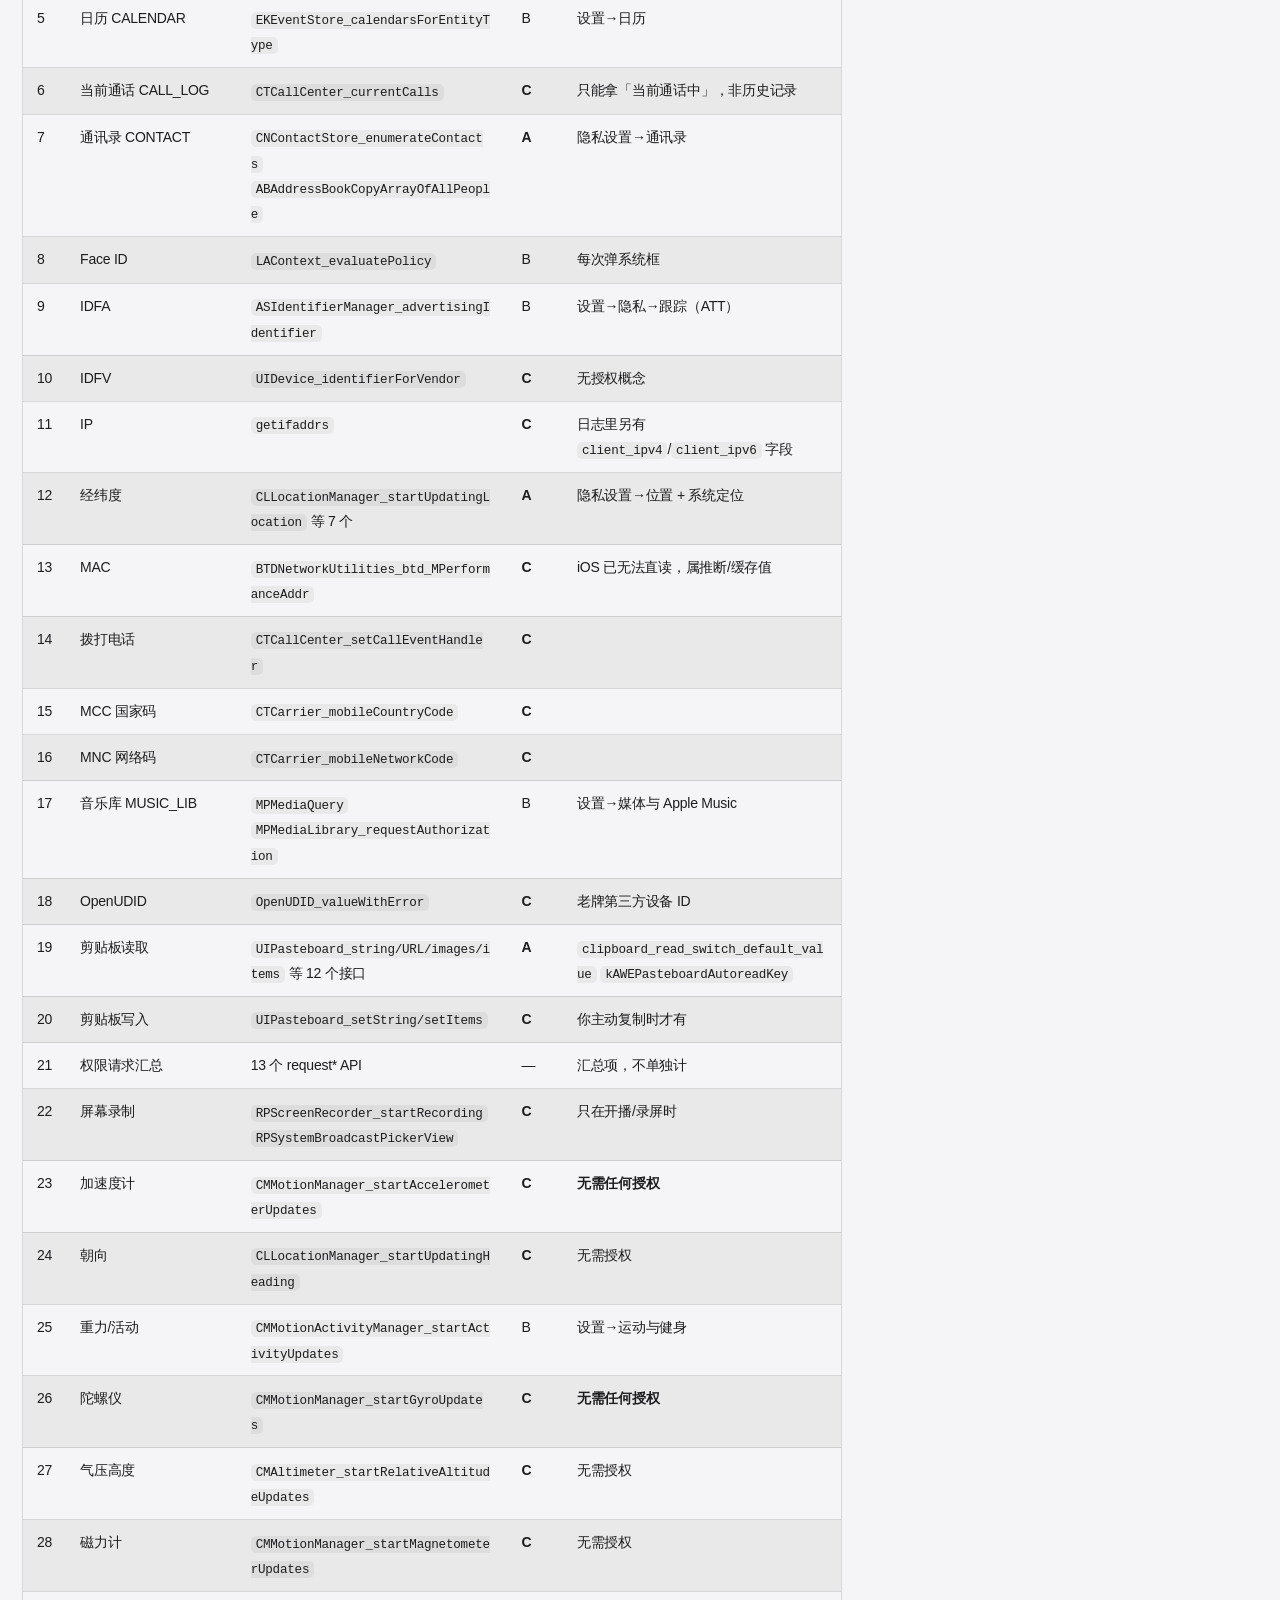
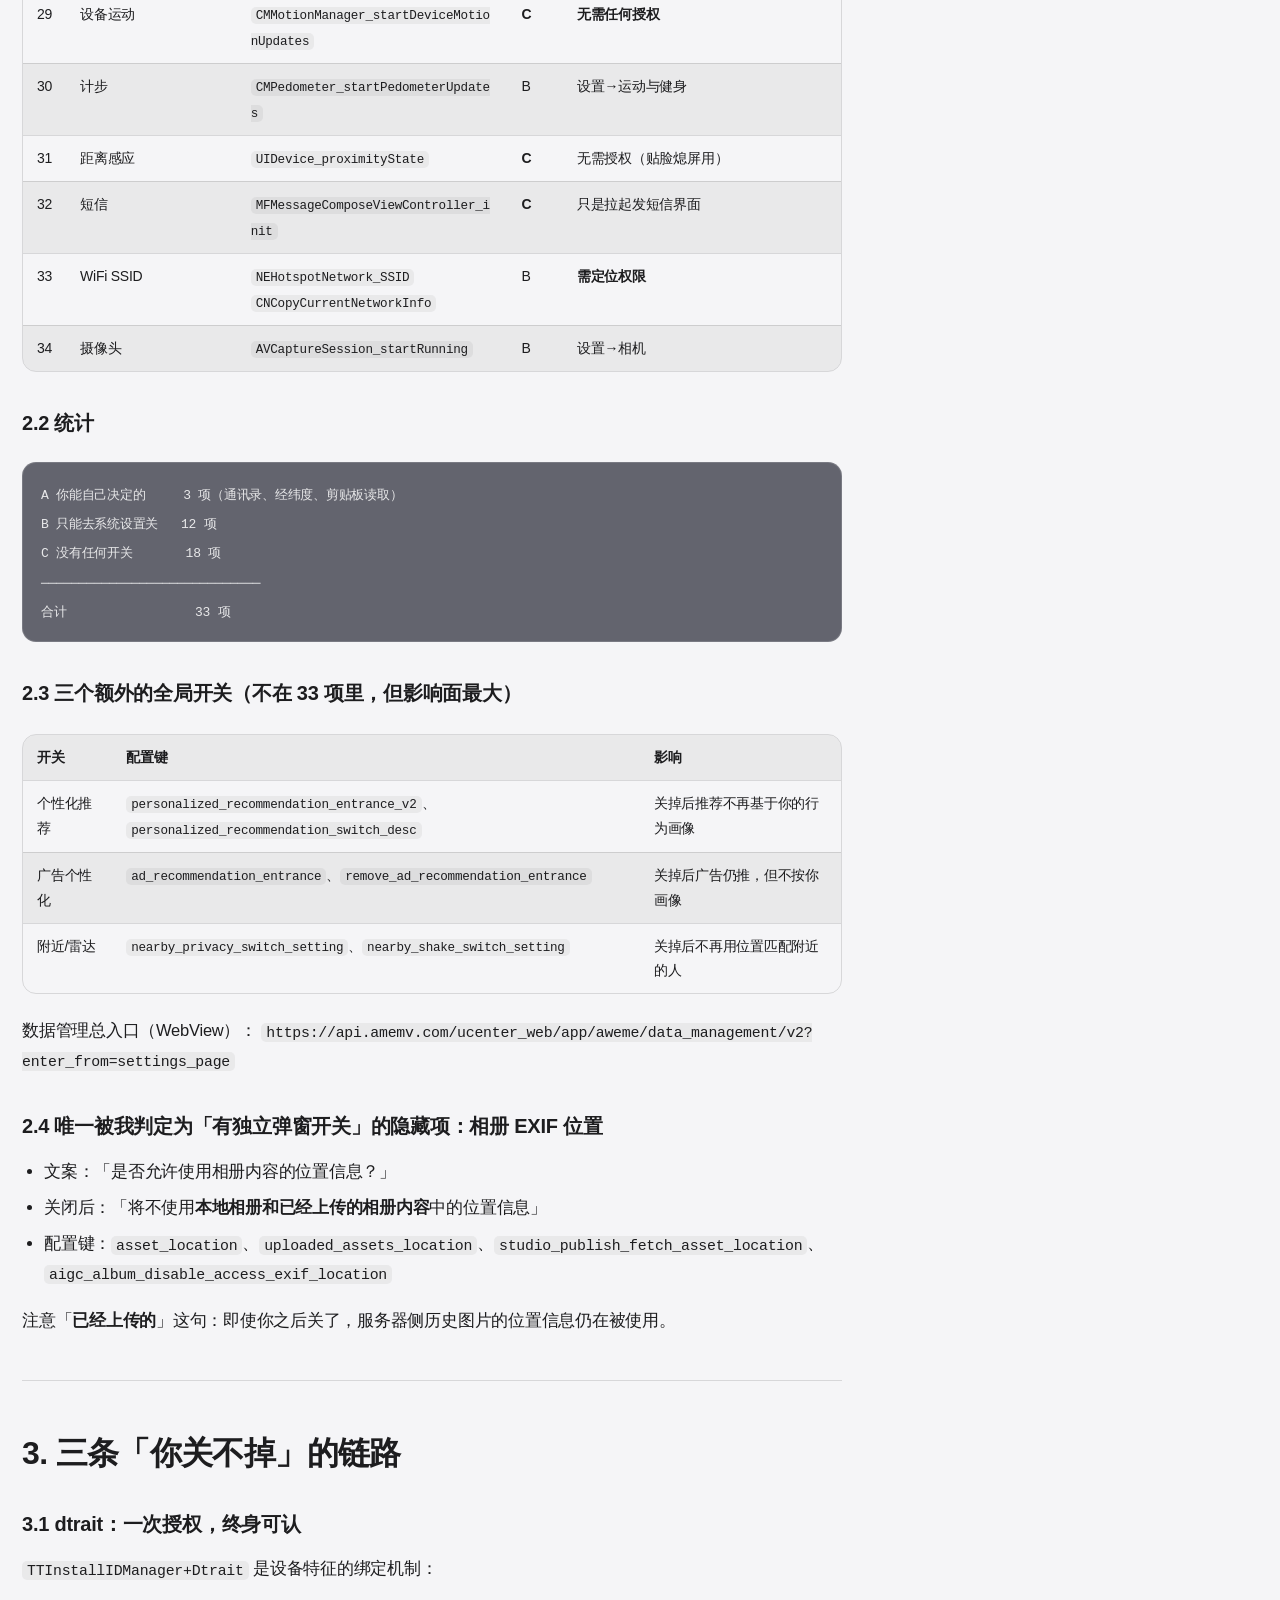
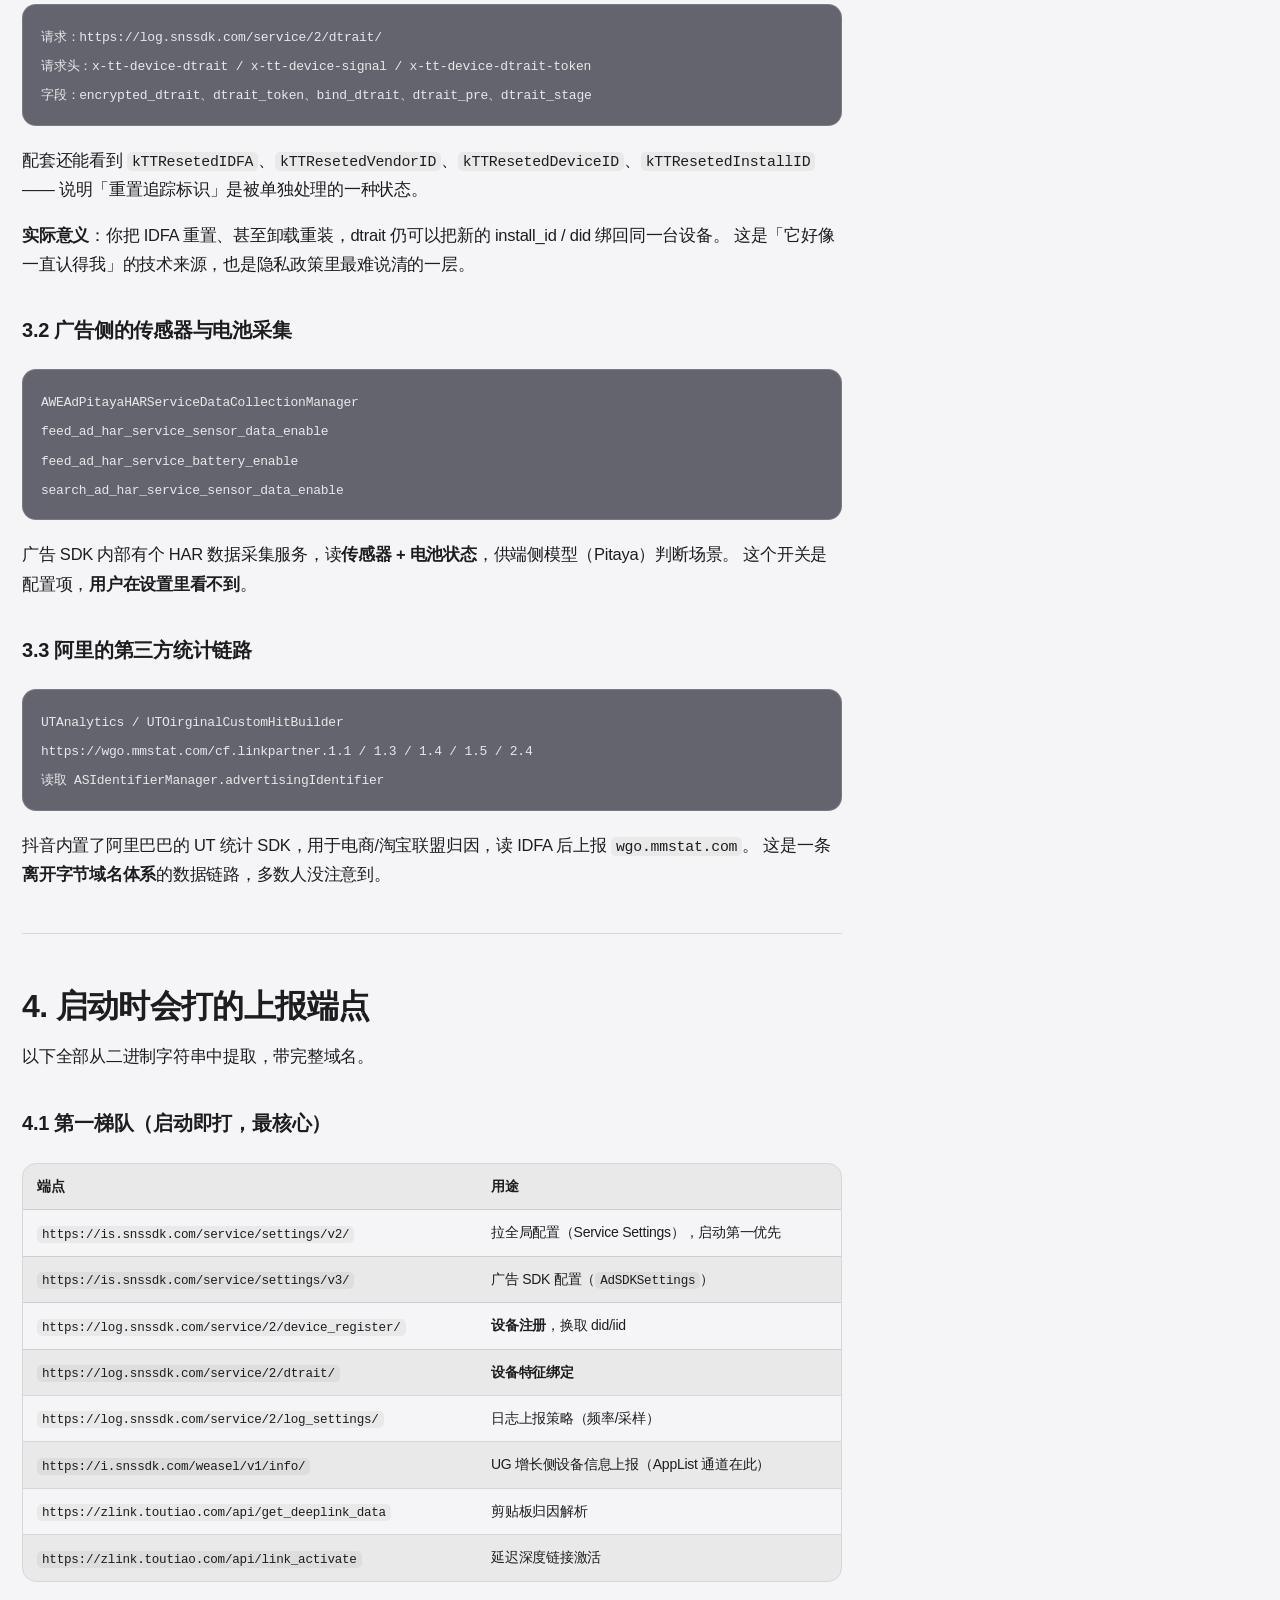
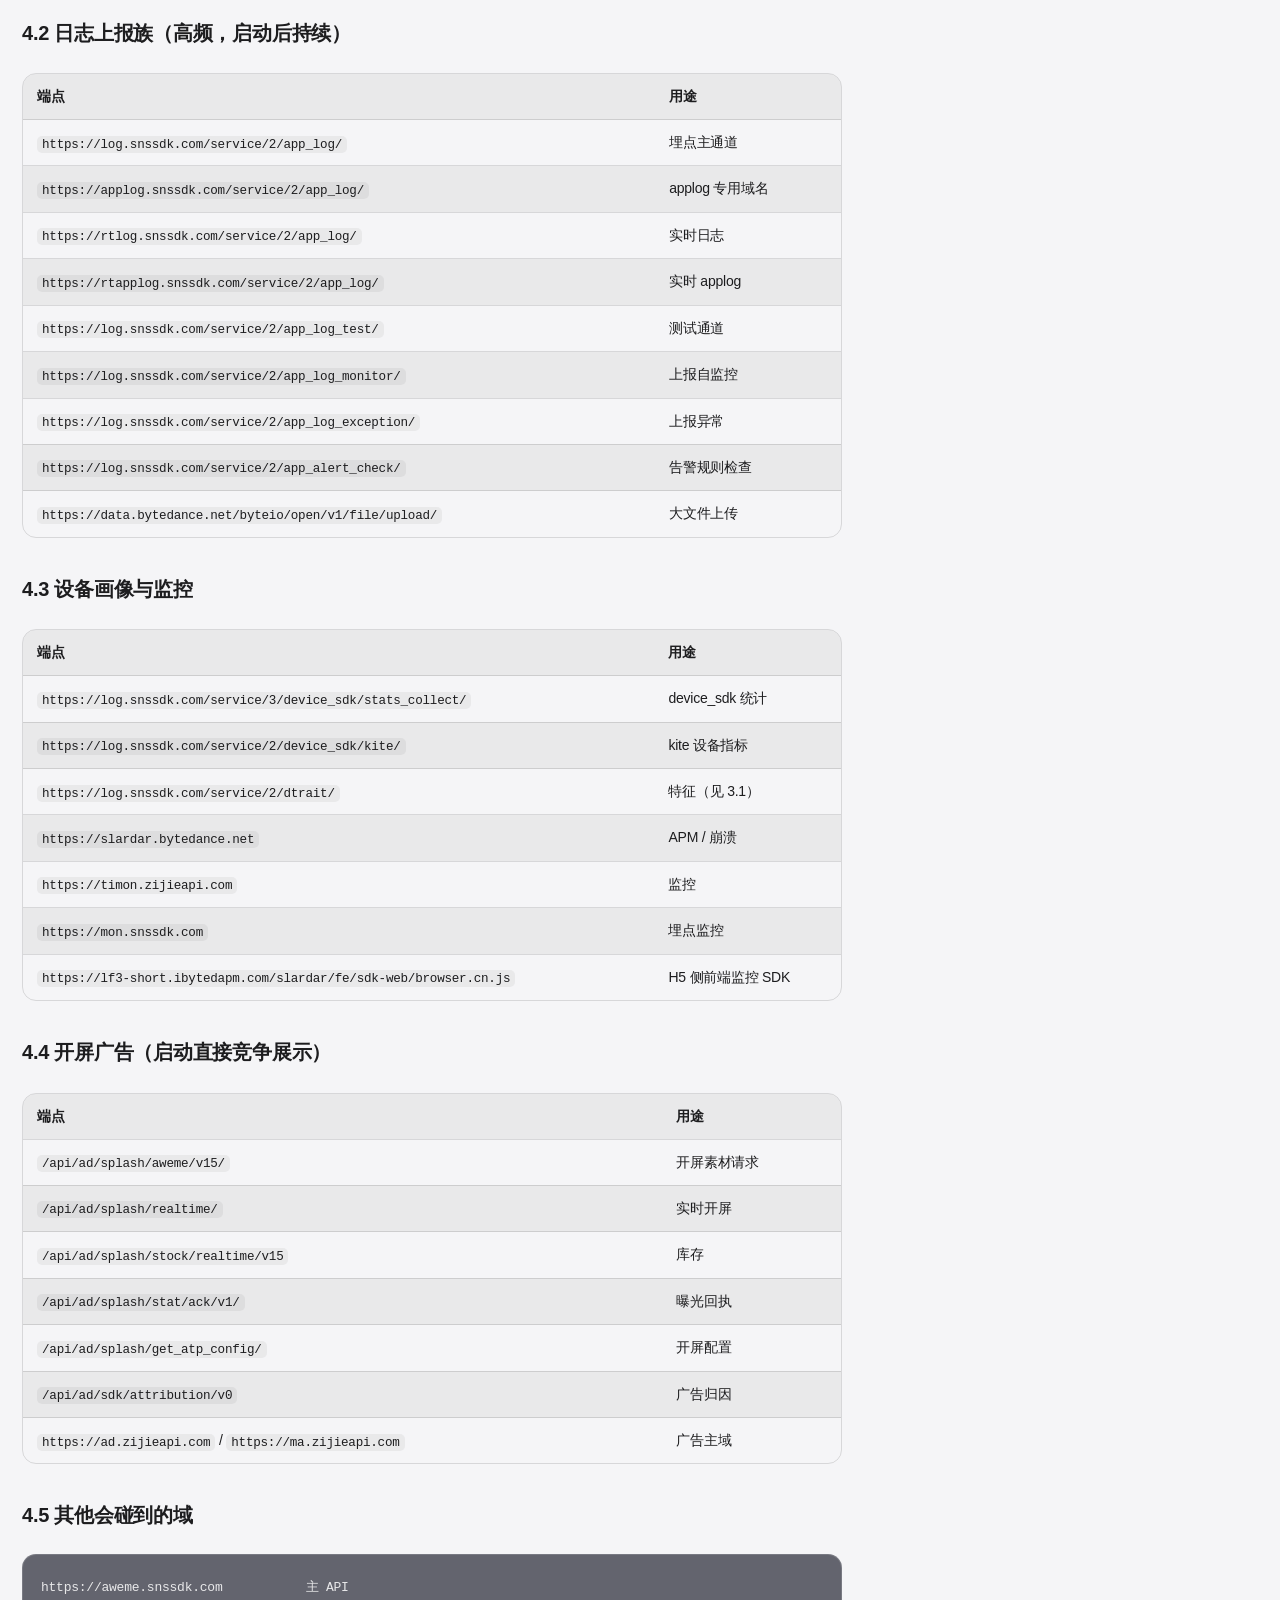
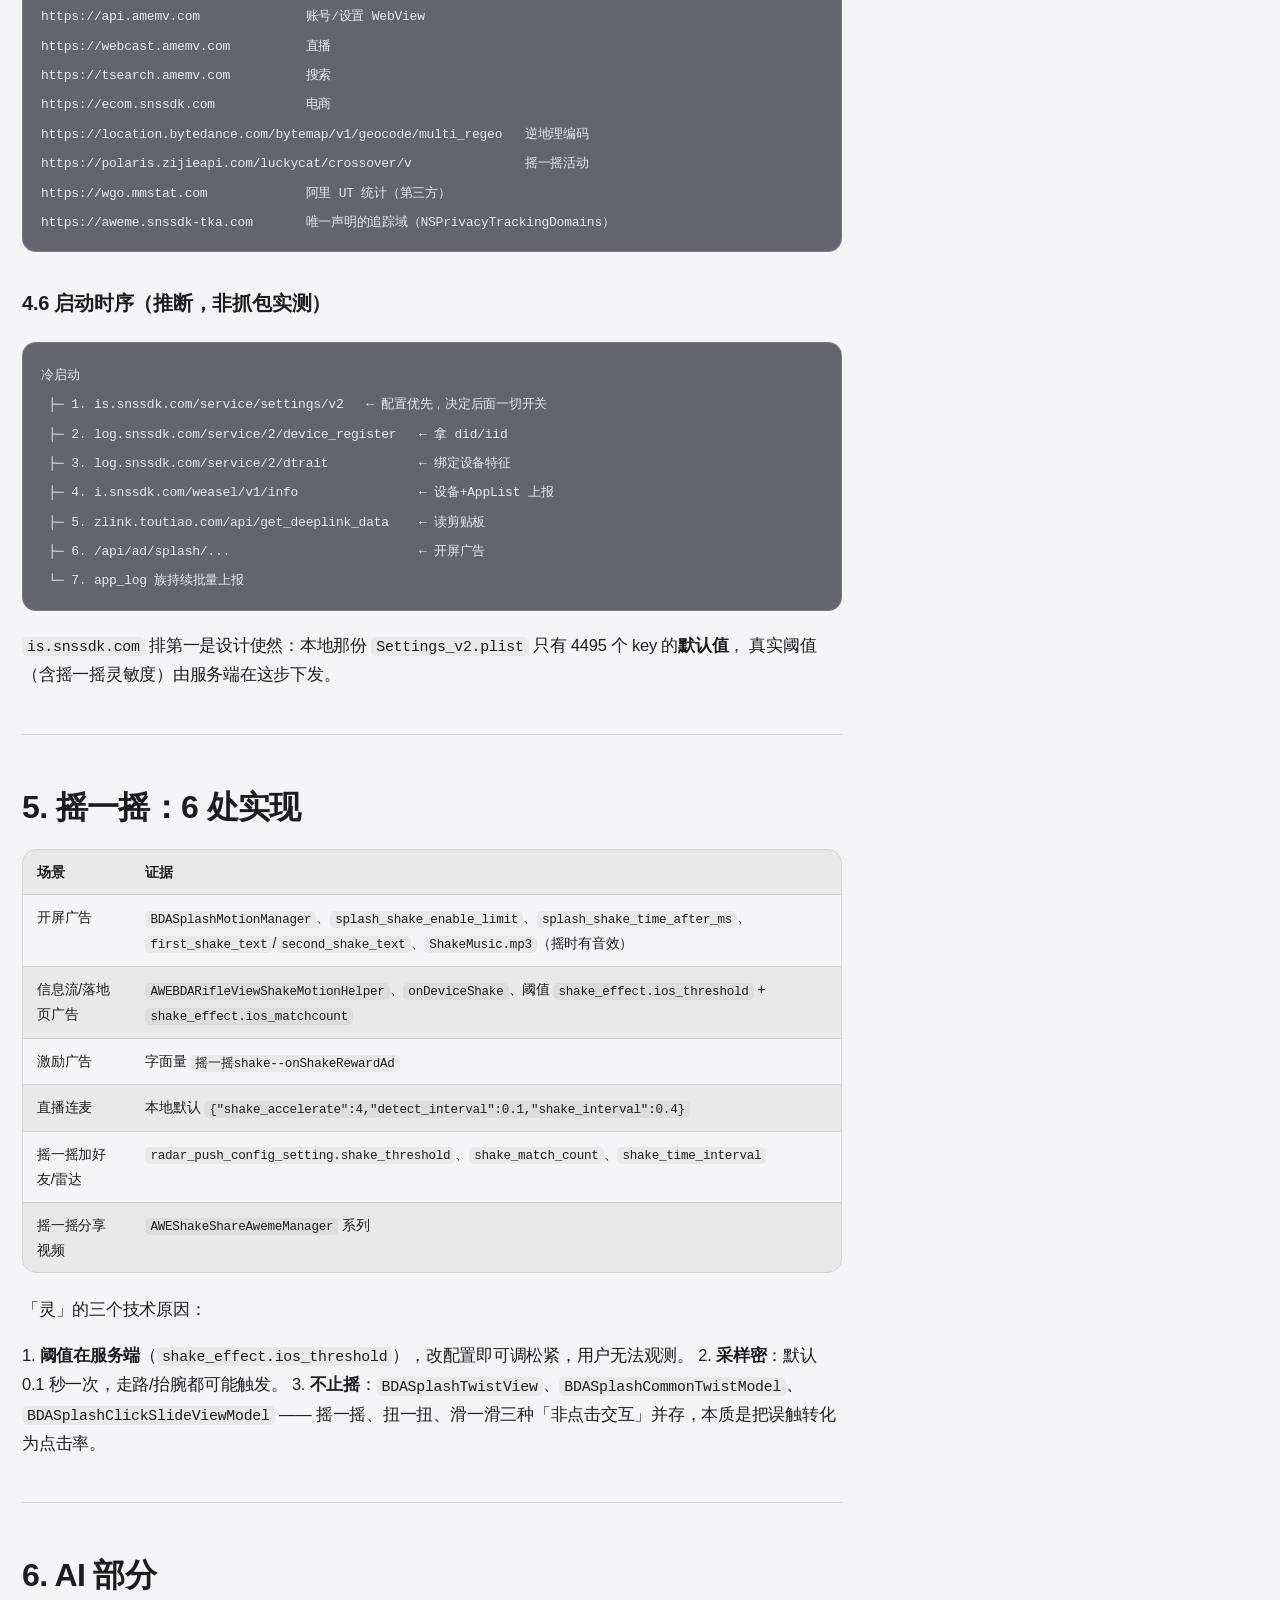
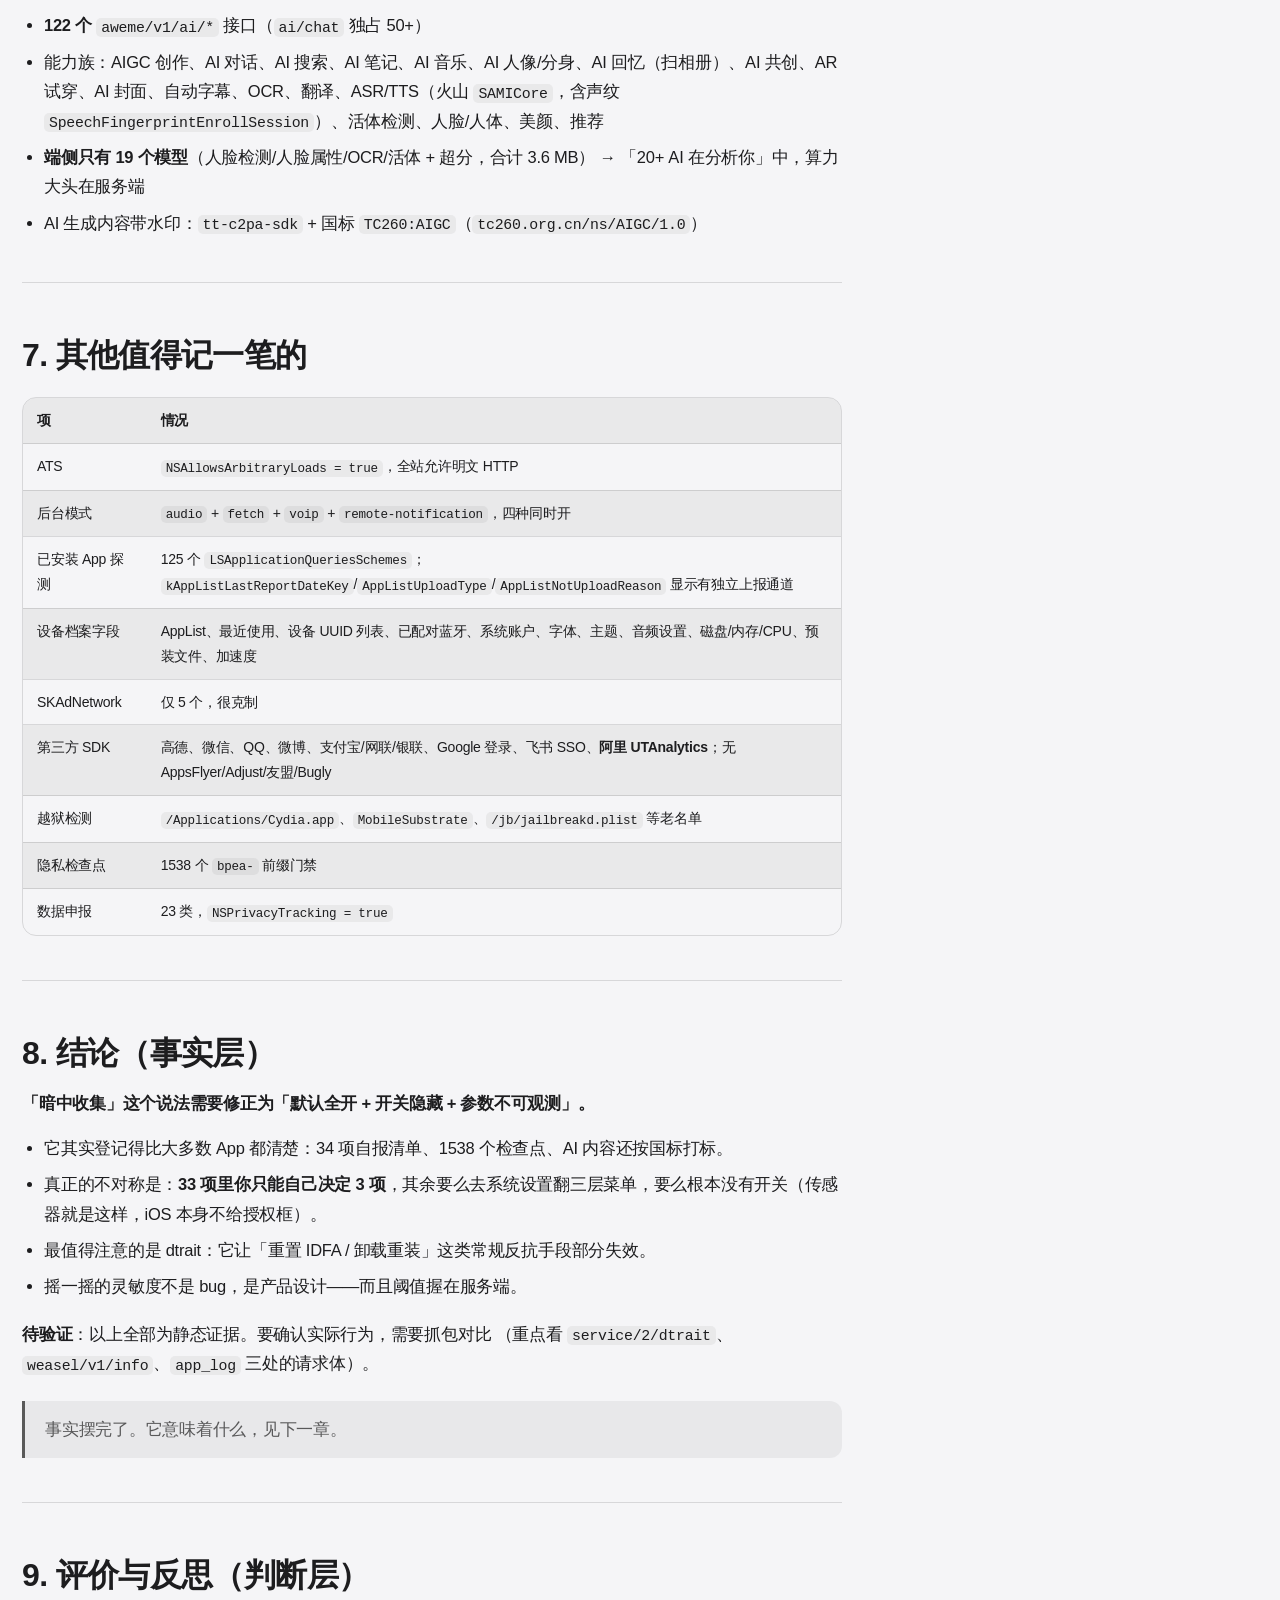
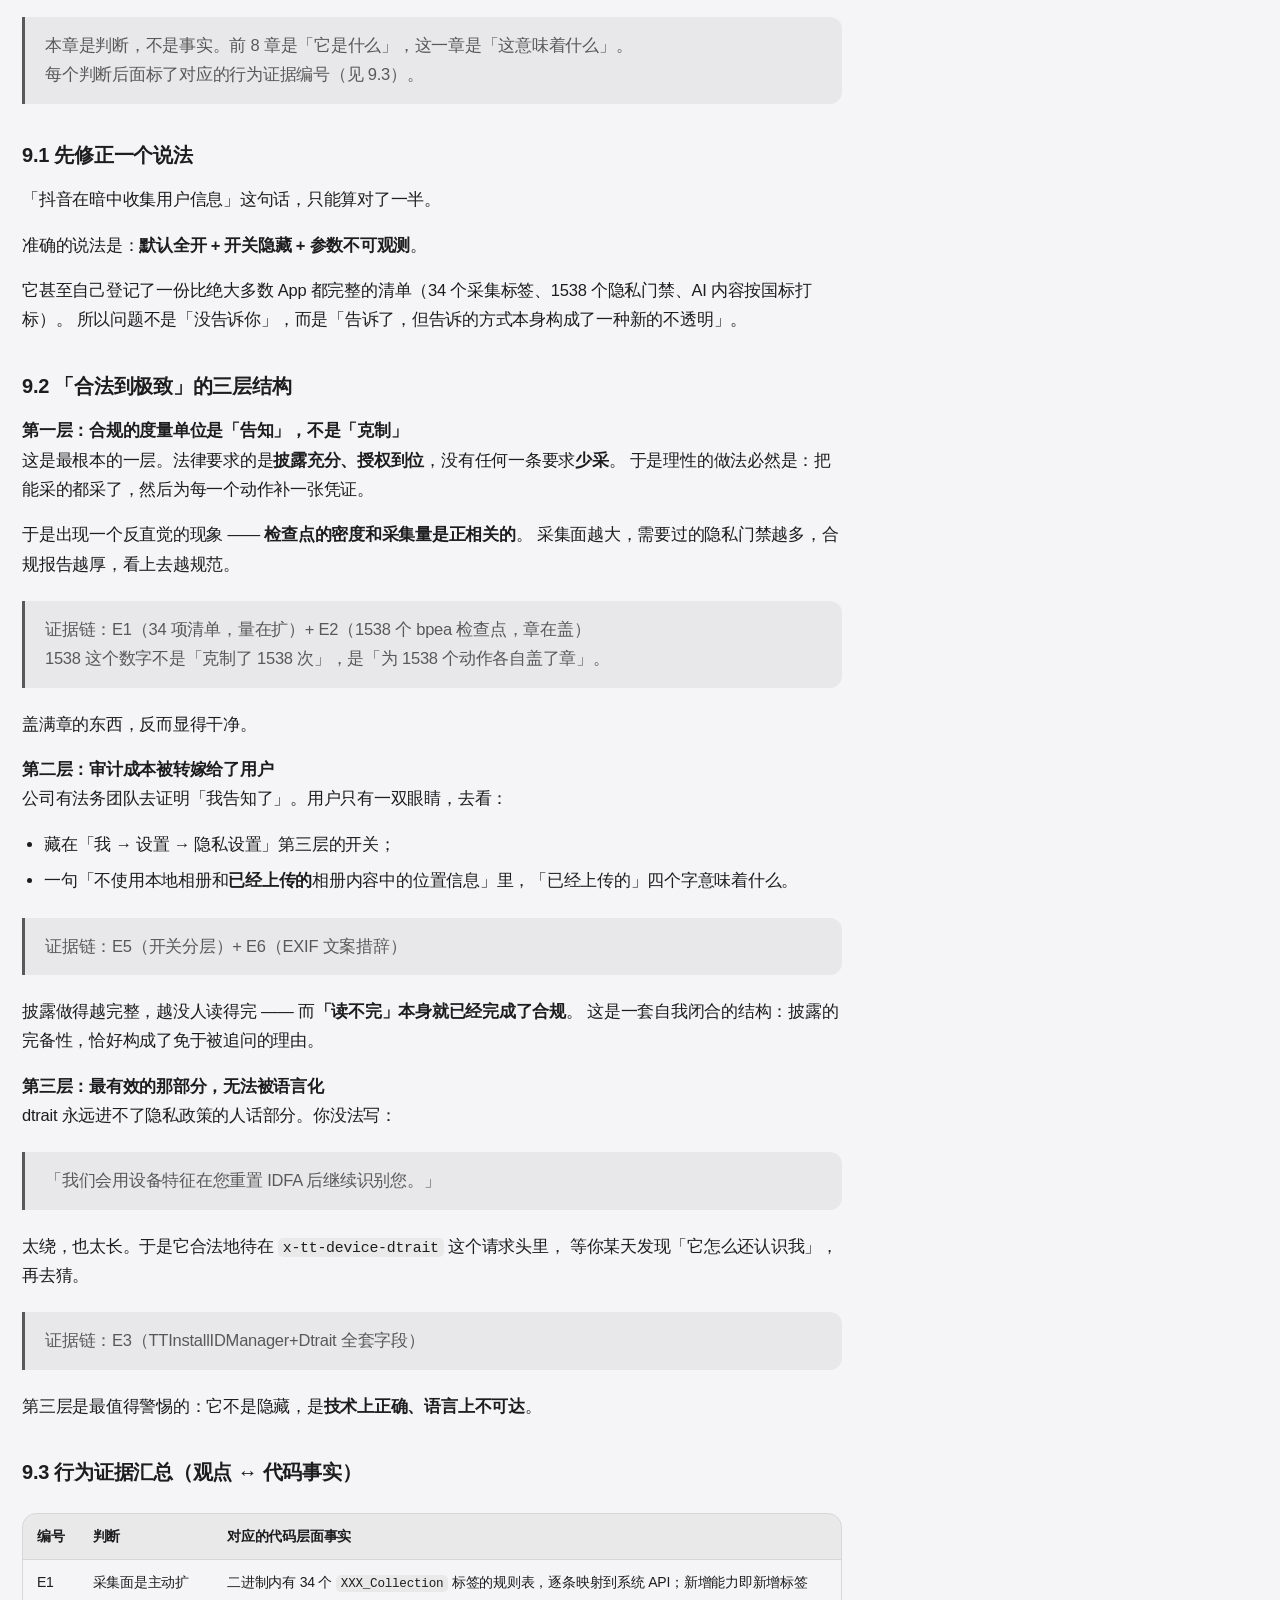
<file: research/douyin-39.9.0.html>
<!DOCTYPE html>
<html lang="zh-CN">
<head>
    <meta charset="UTF-8">
    <meta name="viewport" content="width=device-width, initial-scale=1.0">
    <title>抖音 iOS 39.9.0 静态分析报告 - WTX</title>
    <meta name="description" content="抖音 iOS 39.9.0 静态分析报告：975 MB 二进制里的采集清单、上报端点与摇一摇机制。">
    <link rel="preconnect" href="https://cdnjs.cloudflare.com" crossorigin>
    <link rel="stylesheet" href="https://cdnjs.cloudflare.com/ajax/libs/font-awesome/6.4.0/css/all.min.css">
    <link rel="stylesheet" href="../css/style.css?v=20260714-works-fix">

    <style>
        /* ===== Research 页专属样式（calif 风格，零外部图片） ===== */
        .research-hero {
            padding: 150px 0 46px;
            color: #fff;
        }
        .research-hero .container { text-align: left; }

        .research-kicker {
            font-family: ui-monospace, SFMono-Regular, Menlo, Consolas, monospace;
            font-size: clamp(13px, 1.5vw, 15px);
            letter-spacing: 0.02em;
            color: rgba(255, 255, 255, 0.72);
            margin-bottom: 18px;
        }
        .research-kicker .dollar { color: #ff6b5a; margin-right: 6px; }

        .research-title {
            font-size: clamp(40px, 7.2vw, 92px);
            line-height: 1.04;
            letter-spacing: -0.035em;
            font-weight: 700;
            margin-bottom: 20px;
            text-wrap: balance;
        }

        .research-lead {
            font-size: clamp(16px, 1.9vw, 21px);
            line-height: 1.55;
            color: rgba(255, 255, 255, 0.76);
            max-width: 30em;
        }

        .research-body { padding: 26px 0 90px; }

        .research-grid {
            display: grid;
            grid-template-columns: repeat(4, minmax(0, 1fr));
            gap: 22px;
        }

        .research-card {
            display: flex;
            flex-direction: column;
            border-radius: 18px;
            overflow: hidden;
            background: rgba(255, 255, 255, 0.09);
            border: 1px solid rgba(255, 255, 255, 0.16);
            -webkit-backdrop-filter: blur(18px) saturate(140%);
            backdrop-filter: blur(18px) saturate(140%);
            text-decoration: none;
            color: #fff;
            transition: transform 0.35s cubic-bezier(0.22, 1, 0.36, 1),
                        border-color 0.35s ease, box-shadow 0.35s ease;
        }
        .research-card:hover {
            transform: translateY(-6px);
            border-color: rgba(255, 255, 255, 0.34);
            box-shadow: 0 24px 60px rgba(0, 0, 0, 0.28);
        }
        .research-card.is-pending { opacity: 0.86; }
        .research-card.is-pending:hover { transform: none; }

        .research-thumb {
            position: relative;
            aspect-ratio: 4 / 5;
            display: flex;
            align-items: flex-end;
            justify-content: flex-end;
            padding: 14px;
            overflow: hidden;
        }
        .research-thumb::after {
            content: '';
            position: absolute;
            inset: 0;
            background: radial-gradient(120% 90% at 20% 15%, rgba(255,255,255,0.28), transparent 60%);
        }
        .thumb-a { background: linear-gradient(160deg, #7b5cff 0%, #3f2bd6 45%, #111a4d 100%); }
        .thumb-b { background: linear-gradient(160deg, #ff9a3d 0%, #ff4d8d 50%, #6a1b4d 100%); }
        .thumb-c { background: linear-gradient(160deg, #22d3c5 0%, #1583c9 50%, #0a2a4a 100%); }
        .thumb-d { background: linear-gradient(160deg, #6b7280 0%, #3f4653 55%, #171a21 100%); }

        .research-num {
            position: relative;
            z-index: 1;
            font-family: ui-monospace, SFMono-Regular, Menlo, monospace;
            font-size: clamp(34px, 4.4vw, 56px);
            font-weight: 700;
            line-height: 1;
            color: rgba(255, 255, 255, 0.85);
            letter-spacing: -0.04em;
        }

        .research-meta {
            display: flex;
            flex-direction: column;
            gap: 8px;
            padding: 18px 18px 20px;
        }
        .research-tag {
            align-self: flex-start;
            font-size: 12px;
            letter-spacing: 0.08em;
            text-transform: uppercase;
            color: rgba(255, 255, 255, 0.66);
            border: 1px solid rgba(255, 255, 255, 0.22);
            border-radius: 999px;
            padding: 3px 10px;
        }
        .research-meta h2 {
            font-size: 19px;
            line-height: 1.28;
            letter-spacing: -0.012em;
            font-weight: 650;
        }
        .research-meta p {
            font-size: 14px;
            line-height: 1.55;
            color: rgba(255, 255, 255, 0.7);
        }
        .research-more {
            margin-top: 4px;
            font-size: 14px;
            color: rgba(255, 255, 255, 0.9);
            display: inline-flex;
            align-items: center;
            gap: 7px;
        }
        .research-card:hover .research-more i { transform: translateX(4px); }
        .research-more i { transition: transform 0.3s ease; font-size: 12px; }

        .research-note {
            margin-top: 34px;
            padding: 16px 20px;
            border-radius: 14px;
            background: rgba(255, 255, 255, 0.07);
            border: 1px solid rgba(255, 255, 255, 0.12);
        }
        .research-note p {
            font-size: 13px;
            line-height: 1.6;
            color: rgba(255, 255, 255, 0.62);
            margin: 0;
        }

        @media (max-width: 1100px) {
            .research-grid { grid-template-columns: repeat(2, minmax(0, 1fr)); }
        }
        @media (max-width: 640px) {
            .research-hero { padding: 118px 0 34px; }
            .research-grid { grid-template-columns: 1fr; gap: 18px; }
            .research-thumb { aspect-ratio: 16 / 10; }
        }
        @media (prefers-reduced-motion: reduce) {
            .research-card, .research-more i { transition: none; }
            .research-card:hover { transform: none; }
        }
    </style>

    <style>
        /* 深色兜底：渐变背景未渲染时保证可读性 */
        html, body { background: #0b0c14; }
        .doc-hero, .doc-wrap {
            --r-ink: #1d1d1f;
            --r-muted: rgba(0,0,0,0.62);
            --r-border: rgba(0,0,0,0.12);
            --r-note: rgba(0,0,0,0.05);
            --r-link: #0a66c2;
        }
        body.dark-theme .doc-hero, body.dark-theme .doc-wrap {
            --r-ink: #ffffff;
            --r-muted: rgba(255,255,255,0.75);
            --r-border: rgba(255,255,255,0.16);
            --r-note: rgba(255,255,255,0.07);
            --r-link: #b9d5ff;
        }
        .doc-hero { padding: 132px 0 30px; color: var(--r-ink); }
        .doc-hero .container { text-align: left; }
        .doc-back {
            display: inline-flex; align-items: center; gap: 7px;
            font-size: 13px; color: var(--r-muted);
            text-decoration: none; margin-bottom: 20px;
        }
        .doc-back:hover { color: var(--r-ink); }
        .doc-kicker {
            font-family: ui-monospace, SFMono-Regular, Menlo, monospace;
            font-size: 13px; color: var(--r-muted); margin-bottom: 14px;
        }
        .doc-kicker .dollar { color: #ff6b5a; margin-right: 6px; }
        .doc-hero h1 {
            font-size: clamp(32px, 5.2vw, 64px);
            line-height: 1.1; letter-spacing: -0.03em; font-weight: 700;
            text-wrap: balance;
        }

        .doc-wrap { padding: 20px 0 90px; }
        .doc-body {
            max-width: 820px;
            color: var(--r-ink);
            font-size: 16.5px;
            line-height: 1.78;
        }
        .doc-body h2 {
            margin: 52px 0 16px;
            font-size: clamp(24px, 2.8vw, 32px);
            line-height: 1.25; letter-spacing: -0.02em;
            color: var(--r-ink); font-weight: 680;
            scroll-margin-top: 110px;
        }
        .doc-body h3 {
            margin: 34px 0 12px;
            font-size: 20px; letter-spacing: -0.012em;
            color: var(--r-ink); font-weight: 640;
            scroll-margin-top: 110px;
        }
        .doc-body p { margin: 0 0 16px; }
        .doc-body a { color: var(--r-link); text-decoration: underline; text-underline-offset: 3px; }
        .doc-body strong { color: var(--r-ink); font-weight: 650; }
        .doc-body ul { margin: 0 0 18px; padding-left: 22px; }
        .doc-body li { margin-bottom: 7px; }
        .doc-body hr {
            margin: 44px 0; border: 0; height: 1px;
            background: var(--r-border);
        }
        .doc-body blockquote {
            margin: 22px 0; padding: 14px 20px;
            border-left: 3px solid var(--r-muted);
            background: var(--r-note);
            border-radius: 0 12px 12px 0;
            color: var(--r-muted);
        }
        .doc-body blockquote p { margin: 0; }

        .doc-body code {
            font-family: ui-monospace, SFMono-Regular, Menlo, monospace;
            font-size: 0.9em;
            background: var(--r-note);
            border-radius: 5px; padding: 1.5px 5px;
            color: var(--r-ink);
            word-break: break-word;
        }
        .doc-body pre {
            margin: 20px 0; padding: 16px 18px;
            background: rgba(10,12,26,0.62);
            border: 1px solid rgba(255,255,255,0.14);
            border-radius: 14px;
            overflow-x: auto;
            -webkit-overflow-scrolling: touch;
        }
        .doc-body pre code {
            background: none; padding: 0; font-size: 13px;
            line-height: 1.65; color: rgba(255,255,255,0.85);
            white-space: pre;
        }

        .table-wrap {
            margin: 22px 0; overflow-x: auto;
            -webkit-overflow-scrolling: touch;
            border-radius: 14px;
            border: 1px solid var(--r-border);
        }
        .doc-body table {
            width: 100%; border-collapse: collapse;
            font-size: 14px; min-width: 520px;
        }
        .doc-body th, .doc-body td {
            padding: 10px 14px; text-align: left;
            border-bottom: 1px solid var(--r-border);
            vertical-align: top;
        }
        .doc-body thead th {
            background: var(--r-note);
            color: var(--r-ink); font-weight: 620; white-space: nowrap;
        }
        .doc-body tbody tr:last-child td { border-bottom: 0; }
        .doc-body tbody tr:nth-child(even) { background: var(--r-note); }

        @media (max-width: 640px) {
            .doc-hero { padding: 112px 0 22px; }
            .doc-body { font-size: 16px; }
            .doc-body pre code { font-size: 12px; }
        }
    </style>
</head>
<body data-i18n-title="researchPageTitle">
    <div class="gradient-blinds-container" id="gradientBlindsBg"></div>
    <div class="click-spark-container" id="clickSparkContainer"></div>

    <nav>
        <div class="container nav-container">
            <a href="../index.html" class="logo">WTX</a>
            <div class="nav-links">
                <a href="../index.html" class="nav-link" data-i18n="home">首页</a>
                <a href="../history.html" class="nav-link" data-i18n="history">历史</a>
                <a href="../events.html" class="nav-link" data-i18n="events">事件</a>
                <a href="../research.html" class="nav-link active" data-i18n="navResearch">研究</a>
                <a href="../index.html#skills" class="nav-link" data-i18n="navSkills">专业技能</a>
                <a href="../index.html#projects" class="nav-link" data-i18n="navProjects">项目经验</a>
                <a href="../index.html#about" class="nav-link" data-i18n="navAbout">关于我</a>
                <a href="../index.html#contact" class="nav-link" data-i18n="navContact">联系方式</a>
                <div class="user-status" id="userStatus">
                    <div class="user-avatar" id="userAvatar" style="display: none;"></div>
                    <span class="user-name" id="userName" style="display: none;"></span>
                    <button class="login-btn" id="loginBtn" data-i18n="login">登录</button>
                </div>
                <div class="language-switcher" id="languageSwitcher">
                    <span id="currentLanguage">中文</span>
                    <i class="fas fa-chevron-down"></i>
                    <div class="language-options" id="languageOptions">
                        <div class="language-option" data-lang="zh">中文</div>
                        <div class="language-option" data-lang="en">English</div>
                        <div class="language-option" data-lang="fr">Français</div>
                    </div>
                </div>
                <button class="settings-btn" id="settingsBtn">
                    <i class="fas fa-cog"></i>
                </button>
            </div>
            <button class="mobile-menu-btn" id="mobileMenuBtn">
                <i class="fas fa-bars"></i>
            </button>
        </div>
    </nav>

    <div class="mobile-menu-overlay" id="mobileMenuOverlay"></div>
    <div class="mobile-menu" id="mobileMenu">
        <button class="mobile-menu-close" id="mobileMenuClose">
            <i class="fas fa-times"></i>
        </button>
        <div class="mobile-menu-links">
            <a href="../index.html" class="nav-link" data-i18n="home">首页</a>
            <a href="../history.html" class="nav-link" data-i18n="history">历史</a>
            <a href="../events.html" class="nav-link" data-i18n="events">事件</a>
            <a href="../research.html" class="nav-link active" data-i18n="navResearch">研究</a>
            <a href="../index.html#skills" class="nav-link" data-i18n="navSkills">专业技能</a>
            <a href="../index.html#projects" class="nav-link" data-i18n="navProjects">项目经验</a>
            <a href="../index.html#about" class="nav-link" data-i18n="navAbout">关于我</a>
            <a href="../index.html#contact" class="nav-link" data-i18n="navContact">联系方式</a>
            <div class="user-status" id="mobileUserStatus">
                <div class="user-avatar" id="mobileUserAvatar" style="display: none;"></div>
                <span class="user-name" id="mobileUserName" style="display: none;"></span>
                <a href="#" class="mobile-login-btn" id="mobileLoginBtn" data-i18n="login">登录</a>
            </div>
            <div class="language-switcher" id="mobileLanguageSwitcher">
                <span id="mobileCurrentLanguage">中文</span>
                <i class="fas fa-chevron-down"></i>
                <div class="language-options" id="mobileLanguageOptions">
                    <div class="language-option" data-lang="zh">中文</div>
                    <div class="language-option" data-lang="en">English</div>
                    <div class="language-option" data-lang="fr">Français</div>
                </div>
            </div>
            <a href="#" id="mobileSettingsBtn">
                <i class="fas fa-cog"></i> <span data-i18n="mobileSettings">网站设置</span>
            </a>
        </div>
    </div>

    <div class="settings-overlay" id="settingsOverlay"></div>
    <div class="settings-panel" id="settingsPanel">
        <div class="settings-header">
            <h2 class="settings-title" data-i18n="settings">网站设置</h2>
            <button class="close-settings" id="closeSettings">
                <i class="fas fa-times"></i>
            </button>
        </div>
        <div class="setting-group">
            <label class="setting-label" data-i18n="theme">主题</label>
            <div class="theme-options">
                <div class="theme-option active" data-theme="light" data-i18n="light">浅色</div>
                <div class="theme-option" data-theme="dark" data-i18n="dark">深色</div>
                <div class="theme-option" data-theme="cyan" data-i18n="cyan">青色</div>
            </div>
        </div>
        <div class="setting-group">
            <label class="setting-label" data-i18n="fontSize">字体大小</label>
            <div class="font-options">
                <div class="font-option" data-font="small" data-i18n="small">小</div>
                <div class="font-option active" data-font="medium" data-i18n="medium">中</div>
                <div class="font-option" data-font="large" data-i18n="large">大</div>
            </div>
        </div>
        <div class="setting-option">
            <span class="setting-option-label" data-i18n="animations">动画效果</span>
            <label class="toggle-switch">
                <input type="checkbox" id="animationsToggle" checked>
                <span class="toggle-slider"></span>
            </label>
        </div>
        <div class="setting-option">
            <span class="setting-option-label" data-i18n="smoothScroll">平滑滚动</span>
            <label class="toggle-switch">
                <input type="checkbox" id="smoothScrollToggle" checked>
                <span class="toggle-slider"></span>
            </label>
        </div>
        <div class="setting-option">
            <span class="setting-option-label" data-i18n="hoverEffects">悬停效果</span>
            <label class="toggle-switch">
                <input type="checkbox" id="hoverEffectsToggle" checked>
                <span class="toggle-slider"></span>
            </label>
        </div>
        <div class="setting-option">
            <span class="setting-option-label" data-i18n="clickSpark">点击火花效果</span>
            <label class="toggle-switch">
                <input type="checkbox" id="clickSparkToggle" checked>
                <span class="toggle-slider"></span>
            </label>
        </div>
        <div class="setting-group">
            <button class="reset-btn" id="resetSettings" data-i18n="reset">重置为默认设置</button>
        </div>
    </div>

    <main>
        <section class="doc-hero">
            <div class="container">
                <a class="doc-back" href="../research.html"><i class="fas fa-arrow-left"></i> 研究</a>
                <p class="doc-kicker"><span class="dollar">$</span> cat research/douyin-39.9.0.md</p>
                <h1>抖音 iOS 39.9.0<br>静态分析报告</h1>
            </div>
        </section>
        <section class="doc-wrap">
            <div class="container">
                <article class="doc-body">
<p><strong>一个 975 MB 的二进制里，藏着一本采集账本、八条上报链路，和一只过于灵敏的摇一摇。</strong></p>
<div class="table-wrap"><table><thead><tr><th></th><th></th></tr></thead><tbody><tr><td>样本</td><td><code>抖音(39.9.0)_静态脱壳.ipa</code>（727 MB，解密版）</td></tr><tr><td>方法</td><td>Mach-O 静态分析 · 字符串提取 · 资源解包</td></tr><tr><td>是否抓包</td><td>否（结论均为静态证据）</td></tr><tr><td>日期 / 版本</td><td>2026-11-20 · v1.1</td></tr><tr><td>结论边界</td><td>只能证明「有这个能力 / 有这个配置项」，不能证明「此刻正在执行」</td></tr></tbody></table></div>
<hr>
<h2>摘要</h2>
<p>抖音不是「偷偷采集」，而是<strong>采集到极致，并且自己登记了一本账</strong>。</p>
<p>二进制里有一张把「系统 API」直接映射到「数据类型」的规则表，共 34 个采集标签； 配套 1538 个隐私检查点、23 类 Apple 数据申报、一套 C2PA + TC260 的 AI 内容水印。 这部分做得比大多数同类 App 完整，是可验证的，不是公关话术。</p>
<p>但把账本摊开数一遍，会看到另一个结构：</p>
<ul><li><strong>33 类数据里，用户自己能决定的只有 3 类</strong>（通讯录、经纬度、剪贴板读取）； 12 类只能去系统设置关权限；剩下 18 类没有任何开关——包括全部 8 类传感器， 因为 iOS 对加速度计、陀螺仪本身就不弹授权框。</li><li><strong>三条关不掉的链路</strong>：设备指纹 <code>dtrait</code>（重置 IDFA、卸载重装也能绑回同一设备）、 相册 EXIF 位置（连「已经上传的」历史图片都算）、以及一条发往阿里 <code>wgo.mmstat.com</code> 的第三方统计链路（读 IDFA）。</li><li><strong>摇一摇的「灵」是产品设计</strong>：6 处独立实现，阈值 <code>shake_effect.ios_threshold</code> 由服务端下发， 连麦场景默认 0.1 秒采一次样。改松紧不需要发版。</li></ul>
<p>所以准确的描述不是「暗中收集」，而是：<strong>默认全开 + 开关隐藏 + 参数不可观测</strong>。</p>
<p>一句话：<strong>它把「告知」做到了极致，于是「克制」就成了可选项。</strong></p>
<blockquote>只想看结论：直接跳 <a href="#s0">0. 一句话结论</a> / <a href="#s96">9.6 判断</a>。<br>想看怎么证明的：从 <a href="#s2">2. 采集清单</a> 开始。</blockquote>
<hr>
<h2>关键数字</h2>
<div class="table-wrap"><table><thead><tr><th>数字</th><th>含义</th></tr></thead><tbody><tr><td><strong>975 MB</strong></td><td>主二进制 <code>AwemeCore</code> 体积（主程序本身仅 298 KB）</td></tr><tr><td><strong>152,000</strong></td><td>ObjC 类名数量</td></tr><tr><td><strong>34 / 33</strong></td><td>自报采集标签数 / 实际数据类别数</td></tr><tr><td><strong>3 · 12 · 18</strong></td><td>可自决 / 仅系统权限 / 完全无开关</td></tr><tr><td><strong>1538</strong></td><td>隐私检查点（<code>bpea-</code> 门禁）</td></tr><tr><td><strong>8</strong></td><td>日志上报域名</td></tr><tr><td><strong>122</strong></td><td>AI 接口数量（<code>aweme/v1/ai/*</code>）</td></tr><tr><td><strong>19</strong></td><td>端侧模型数量（合计 3.6 MB）</td></tr><tr><td><strong>125</strong></td><td>已安装 App 探测用的 URL Scheme</td></tr><tr><td><strong>5</strong></td><td>SKAdNetwork 声明数（同行普遍几十个）</td></tr></tbody></table></div>
<hr>
<h2>目录</h2>
<p><strong>第一部分 · 事实</strong></p>
<ul><li><a href="#s0">0. 一句话结论</a></li><li><a href="#s1">1. 体量</a></li><li><a href="#s2">2. 它自己登记的采集清单（34 个标签 / 33 类数据）</a></li><li><a href="#s3">3. 三条「你关不掉」的链路</a></li><li><a href="#s4">4. 启动时会打的上报端点</a></li><li><a href="#s5">5. 摇一摇：6 处实现</a></li><li><a href="#s6">6. AI 部分</a></li><li><a href="#s7">7. 其他值得记一笔的</a></li><li><a href="#s8">8. 结论（事实层）</a></li></ul>
<p><strong>第二部分 · 判断</strong></p>
<ul><li><a href="#s9">9. 评价与反思（判断层）</a></li><li><a href="#s91">9.1 先修正一个说法</a></li><li><a href="#s92">9.2 「合法到极致」的三层结构</a></li><li><a href="#s93">9.3 行为证据汇总（观点 ↔ 代码事实）</a></li><li><a href="#s94">9.4 为什么「比同行好」反而更讽刺</a></li><li><a href="#s95">9.5 值得肯定的三处（保持平衡）</a></li><li><a href="#s96">9.6 判断</a></li></ul>
<p><strong>附录</strong></p>
<ul><li><a href="#appendix">分析产物与复现方法</a></li></ul>
<hr>
<h2 id="s0">0. 一句话结论</h2>
<p>抖音不是「偷偷采集」，而是「<strong>采集到极致并且自己登记了清单</strong>」。 真正的信息不对称不在「有没有告诉你」，而在三处「<strong>你关不掉、也看不见</strong>」： 设备指纹（dtrait）、相册 EXIF 位置、第三方统计链路（阿里 mmstat）。</p>
<ul><li>事实：第 1–8 章</li><li>判断：第 9 章（含「合法到极致」的三层结构与行为证据表）</li></ul>
<hr>
<h2 id="s1">1. 体量</h2>
<div class="table-wrap"><table><thead><tr><th>项</th><th>数值</th></tr></thead><tbody><tr><td>IPA</td><td>727 MB</td></tr><tr><td>解包后</td><td>1.3 GB</td></tr><tr><td>主程序 <code>Aweme</code></td><td>298 KB（仅调度）</td></tr><tr><td>真实代码 <code>AwemeCore.framework/AwemeCore</code></td><td><strong>975 MB</strong>（单 arm64 切片）</td></tr><tr><td>ObjC 类名</td><td>约 152,000</td></tr><tr><td>方法名</td><td>约 1,396,000</td></tr><tr><td>可执行文件</td><td>1,120</td></tr><tr><td>Bundle</td><td>247</td></tr><tr><td>扩展 Appex</td><td>8（Widget / 通知 / 分享 / Siri / 直播录屏 ×2）</td></tr></tbody></table></div>
<hr>
<h2 id="s2">2. 它自己登记的采集清单（34 个标签 / 33 类数据）</h2>
<p>二进制里有一张规则表，把「调用了哪个系统 API」直接映射到「采了哪类数据」。 格式为 <code>(api in [...]) &amp;&amp; (条件) → XXX_Collection</code>。</p>
<h3>2.1 完整清单与可关闭性</h3>
<p>分级说明：</p>
<ul><li><strong>A：App 内有独立开关</strong>（你可以自己决定）</li><li><strong>B：只能去 iOS 设置关权限</strong></li><li><strong>C：没有任何开关</strong>（系统本身不提供授权）</li></ul>
<div class="table-wrap"><table><thead><tr><th>#</th><th>采集项</th><th>触发 API</th><th>级别</th><th>开关位置 / 备注</th></tr></thead><tbody><tr><td>1</td><td>相册读取 ALBUM</td><td><code>PHAsset_fetchAssetsWithOptions</code> <code>PHPickerViewController</code></td><td>B</td><td>设置→照片</td></tr><tr><td>2</td><td>相册变更监听 ALBUM_ACTION</td><td><code>PHPhotoLibrary_registerChangeObserver</code></td><td>B</td><td>随相册权限</td></tr><tr><td>3</td><td>音频/录音 AUDIO</td><td><code>AVAudioRecorder_record</code> <code>AVAudioSession_requestRecordPermission</code></td><td>B</td><td>设置→麦克风</td></tr><tr><td>4</td><td>WiFi BSSID</td><td><code>NEHotspotNetwork_BSSID</code> <code>CNCopyCurrentNetworkInfo</code></td><td>B</td><td><strong>需定位权限</strong>，否则拿不到</td></tr><tr><td>5</td><td>日历 CALENDAR</td><td><code>EKEventStore_calendarsForEntityType</code></td><td>B</td><td>设置→日历</td></tr><tr><td>6</td><td>当前通话 CALL_LOG</td><td><code>CTCallCenter_currentCalls</code></td><td><strong>C</strong></td><td>只能拿「当前通话中」，非历史记录</td></tr><tr><td>7</td><td>通讯录 CONTACT</td><td><code>CNContactStore_enumerateContacts</code> <code>ABAddressBookCopyArrayOfAllPeople</code></td><td><strong>A</strong></td><td>隐私设置→通讯录</td></tr><tr><td>8</td><td>Face ID</td><td><code>LAContext_evaluatePolicy</code></td><td>B</td><td>每次弹系统框</td></tr><tr><td>9</td><td>IDFA</td><td><code>ASIdentifierManager_advertisingIdentifier</code></td><td>B</td><td>设置→隐私→跟踪（ATT）</td></tr><tr><td>10</td><td>IDFV</td><td><code>UIDevice_identifierForVendor</code></td><td><strong>C</strong></td><td>无授权概念</td></tr><tr><td>11</td><td>IP</td><td><code>getifaddrs</code></td><td><strong>C</strong></td><td>日志里另有 <code>client_ipv4</code>/<code>client_ipv6</code> 字段</td></tr><tr><td>12</td><td>经纬度</td><td><code>CLLocationManager_startUpdatingLocation</code> 等 7 个</td><td><strong>A</strong></td><td>隐私设置→位置 + 系统定位</td></tr><tr><td>13</td><td>MAC</td><td><code>BTDNetworkUtilities_btd_MPerformanceAddr</code></td><td><strong>C</strong></td><td>iOS 已无法直读，属推断/缓存值</td></tr><tr><td>14</td><td>拨打电话</td><td><code>CTCallCenter_setCallEventHandler</code></td><td><strong>C</strong></td><td></td></tr><tr><td>15</td><td>MCC 国家码</td><td><code>CTCarrier_mobileCountryCode</code></td><td><strong>C</strong></td><td></td></tr><tr><td>16</td><td>MNC 网络码</td><td><code>CTCarrier_mobileNetworkCode</code></td><td><strong>C</strong></td><td></td></tr><tr><td>17</td><td>音乐库 MUSIC_LIB</td><td><code>MPMediaQuery</code> <code>MPMediaLibrary_requestAuthorization</code></td><td>B</td><td>设置→媒体与 Apple Music</td></tr><tr><td>18</td><td>OpenUDID</td><td><code>OpenUDID_valueWithError</code></td><td><strong>C</strong></td><td>老牌第三方设备 ID</td></tr><tr><td>19</td><td>剪贴板读取</td><td><code>UIPasteboard_string/URL/images/items</code> 等 12 个接口</td><td><strong>A</strong></td><td><code>clipboard_read_switch_default_value</code> <code>kAWEPasteboardAutoreadKey</code></td></tr><tr><td>20</td><td>剪贴板写入</td><td><code>UIPasteboard_setString/setItems</code></td><td><strong>C</strong></td><td>你主动复制时才有</td></tr><tr><td>21</td><td>权限请求汇总</td><td>13 个 request* API</td><td>—</td><td>汇总项，不单独计</td></tr><tr><td>22</td><td>屏幕录制</td><td><code>RPScreenRecorder_startRecording</code> <code>RPSystemBroadcastPickerView</code></td><td><strong>C</strong></td><td>只在开播/录屏时</td></tr><tr><td>23</td><td>加速度计</td><td><code>CMMotionManager_startAccelerometerUpdates</code></td><td><strong>C</strong></td><td><strong>无需任何授权</strong></td></tr><tr><td>24</td><td>朝向</td><td><code>CLLocationManager_startUpdatingHeading</code></td><td><strong>C</strong></td><td>无需授权</td></tr><tr><td>25</td><td>重力/活动</td><td><code>CMMotionActivityManager_startActivityUpdates</code></td><td>B</td><td>设置→运动与健身</td></tr><tr><td>26</td><td>陀螺仪</td><td><code>CMMotionManager_startGyroUpdates</code></td><td><strong>C</strong></td><td><strong>无需任何授权</strong></td></tr><tr><td>27</td><td>气压高度</td><td><code>CMAltimeter_startRelativeAltitudeUpdates</code></td><td><strong>C</strong></td><td>无需授权</td></tr><tr><td>28</td><td>磁力计</td><td><code>CMMotionManager_startMagnetometerUpdates</code></td><td><strong>C</strong></td><td>无需授权</td></tr><tr><td>29</td><td>设备运动</td><td><code>CMMotionManager_startDeviceMotionUpdates</code></td><td><strong>C</strong></td><td><strong>无需任何授权</strong></td></tr><tr><td>30</td><td>计步</td><td><code>CMPedometer_startPedometerUpdates</code></td><td>B</td><td>设置→运动与健身</td></tr><tr><td>31</td><td>距离感应</td><td><code>UIDevice_proximityState</code></td><td><strong>C</strong></td><td>无需授权（贴脸熄屏用）</td></tr><tr><td>32</td><td>短信</td><td><code>MFMessageComposeViewController_init</code></td><td><strong>C</strong></td><td>只是拉起发短信界面</td></tr><tr><td>33</td><td>WiFi SSID</td><td><code>NEHotspotNetwork_SSID</code> <code>CNCopyCurrentNetworkInfo</code></td><td>B</td><td><strong>需定位权限</strong></td></tr><tr><td>34</td><td>摄像头</td><td><code>AVCaptureSession_startRunning</code></td><td>B</td><td>设置→相机</td></tr></tbody></table></div>
<h3>2.2 统计</h3>
<pre><code>A 你能自己决定的     3 项（通讯录、经纬度、剪贴板读取）
B 只能去系统设置关   12 项
C 没有任何开关       18 项
─────────────────────────────
合计                 33 项</code></pre>
<h3>2.3 三个额外的全局开关（不在 33 项里，但影响面最大）</h3>
<div class="table-wrap"><table><thead><tr><th>开关</th><th>配置键</th><th>影响</th></tr></thead><tbody><tr><td>个性化推荐</td><td><code>personalized_recommendation_entrance_v2</code>、<code>personalized_recommendation_switch_desc</code></td><td>关掉后推荐不再基于你的行为画像</td></tr><tr><td>广告个性化</td><td><code>ad_recommendation_entrance</code>、<code>remove_ad_recommendation_entrance</code></td><td>关掉后广告仍推，但不按你画像</td></tr><tr><td>附近/雷达</td><td><code>nearby_privacy_switch_setting</code>、<code>nearby_shake_switch_setting</code></td><td>关掉后不再用位置匹配附近的人</td></tr></tbody></table></div>
<p>数据管理总入口（WebView）： <code>https://api.amemv.com/ucenter_web/app/aweme/data_management/v2?enter_from=settings_page</code></p>
<h3>2.4 唯一被我判定为「有独立弹窗开关」的隐藏项：相册 EXIF 位置</h3>
<ul><li>文案：「是否允许使用相册内容的位置信息？」</li><li>关闭后：「将不使用<strong>本地相册和已经上传的相册内容</strong>中的位置信息」</li><li>配置键：<code>asset_location</code>、<code>uploaded_assets_location</code>、<code>studio_publish_fetch_asset_location</code>、<code>aigc_album_disable_access_exif_location</code></li></ul>
<p>注意「<strong>已经上传的</strong>」这句：即使你之后关了，服务器侧历史图片的位置信息仍在被使用。</p>
<hr>
<h2 id="s3">3. 三条「你关不掉」的链路</h2>
<h3>3.1 dtrait：一次授权，终身可认</h3>
<p><code>TTInstallIDManager+Dtrait</code> 是设备特征的绑定机制：</p>
<pre><code>请求：https://log.snssdk.com/service/2/dtrait/
请求头：x-tt-device-dtrait / x-tt-device-signal / x-tt-device-dtrait-token
字段：encrypted_dtrait、dtrait_token、bind_dtrait、dtrait_pre、dtrait_stage</code></pre>
<p>配套还能看到 <code>kTTResetedIDFA</code>、<code>kTTResetedVendorID</code>、<code>kTTResetedDeviceID</code>、<code>kTTResetedInstallID</code> —— 说明「重置追踪标识」是被单独处理的一种状态。</p>
<p><strong>实际意义</strong>：你把 IDFA 重置、甚至卸载重装，dtrait 仍可以把新的 install_id / did 绑回同一台设备。 这是「它好像一直认得我」的技术来源，也是隐私政策里最难说清的一层。</p>
<h3>3.2 广告侧的传感器与电池采集</h3>
<pre><code>AWEAdPitayaHARServiceDataCollectionManager
feed_ad_har_service_sensor_data_enable
feed_ad_har_service_battery_enable
search_ad_har_service_sensor_data_enable</code></pre>
<p>广告 SDK 内部有个 HAR 数据采集服务，读<strong>传感器 + 电池状态</strong>，供端侧模型（Pitaya）判断场景。 这个开关是配置项，<strong>用户在设置里看不到</strong>。</p>
<h3>3.3 阿里的第三方统计链路</h3>
<pre><code>UTAnalytics / UTOirginalCustomHitBuilder
https://wgo.mmstat.com/cf.linkpartner.1.1 / 1.3 / 1.4 / 1.5 / 2.4
读取 ASIdentifierManager.advertisingIdentifier</code></pre>
<p>抖音内置了阿里巴巴的 UT 统计 SDK，用于电商/淘宝联盟归因，读 IDFA 后上报 <code>wgo.mmstat.com</code>。 这是一条<strong>离开字节域名体系</strong>的数据链路，多数人没注意到。</p>
<hr>
<h2 id="s4">4. 启动时会打的上报端点</h2>
<p>以下全部从二进制字符串中提取，带完整域名。</p>
<h3>4.1 第一梯队（启动即打，最核心）</h3>
<div class="table-wrap"><table><thead><tr><th>端点</th><th>用途</th></tr></thead><tbody><tr><td><code>https://is.snssdk.com/service/settings/v2/</code></td><td>拉全局配置（Service Settings），启动第一优先</td></tr><tr><td><code>https://is.snssdk.com/service/settings/v3/</code></td><td>广告 SDK 配置（<code>AdSDKSettings</code>）</td></tr><tr><td><code>https://log.snssdk.com/service/2/device_register/</code></td><td><strong>设备注册</strong>，换取 did/iid</td></tr><tr><td><code>https://log.snssdk.com/service/2/dtrait/</code></td><td><strong>设备特征绑定</strong></td></tr><tr><td><code>https://log.snssdk.com/service/2/log_settings/</code></td><td>日志上报策略（频率/采样）</td></tr><tr><td><code>https://i.snssdk.com/weasel/v1/info/</code></td><td>UG 增长侧设备信息上报（AppList 通道在此）</td></tr><tr><td><code>https://zlink.toutiao.com/api/get_deeplink_data</code></td><td>剪贴板归因解析</td></tr><tr><td><code>https://zlink.toutiao.com/api/link_activate</code></td><td>延迟深度链接激活</td></tr></tbody></table></div>
<h3>4.2 日志上报族（高频，启动后持续）</h3>
<div class="table-wrap"><table><thead><tr><th>端点</th><th>用途</th></tr></thead><tbody><tr><td><code>https://log.snssdk.com/service/2/app_log/</code></td><td>埋点主通道</td></tr><tr><td><code>https://applog.snssdk.com/service/2/app_log/</code></td><td>applog 专用域名</td></tr><tr><td><code>https://rtlog.snssdk.com/service/2/app_log/</code></td><td>实时日志</td></tr><tr><td><code>https://rtapplog.snssdk.com/service/2/app_log/</code></td><td>实时 applog</td></tr><tr><td><code>https://log.snssdk.com/service/2/app_log_test/</code></td><td>测试通道</td></tr><tr><td><code>https://log.snssdk.com/service/2/app_log_monitor/</code></td><td>上报自监控</td></tr><tr><td><code>https://log.snssdk.com/service/2/app_log_exception/</code></td><td>上报异常</td></tr><tr><td><code>https://log.snssdk.com/service/2/app_alert_check/</code></td><td>告警规则检查</td></tr><tr><td><code>https://data.bytedance.net/byteio/open/v1/file/upload/</code></td><td>大文件上传</td></tr></tbody></table></div>
<h3>4.3 设备画像与监控</h3>
<div class="table-wrap"><table><thead><tr><th>端点</th><th>用途</th></tr></thead><tbody><tr><td><code>https://log.snssdk.com/service/3/device_sdk/stats_collect/</code></td><td>device_sdk 统计</td></tr><tr><td><code>https://log.snssdk.com/service/2/device_sdk/kite/</code></td><td>kite 设备指标</td></tr><tr><td><code>https://log.snssdk.com/service/2/dtrait/</code></td><td>特征（见 3.1）</td></tr><tr><td><code>https://slardar.bytedance.net</code></td><td>APM / 崩溃</td></tr><tr><td><code>https://timon.zijieapi.com</code></td><td>监控</td></tr><tr><td><code>https://mon.snssdk.com</code></td><td>埋点监控</td></tr><tr><td><code>https://lf3-short.ibytedapm.com/slardar/fe/sdk-web/browser.cn.js</code></td><td>H5 侧前端监控 SDK</td></tr></tbody></table></div>
<h3>4.4 开屏广告（启动直接竞争展示）</h3>
<div class="table-wrap"><table><thead><tr><th>端点</th><th>用途</th></tr></thead><tbody><tr><td><code>/api/ad/splash/aweme/v15/</code></td><td>开屏素材请求</td></tr><tr><td><code>/api/ad/splash/realtime/</code></td><td>实时开屏</td></tr><tr><td><code>/api/ad/splash/stock/realtime/v15</code></td><td>库存</td></tr><tr><td><code>/api/ad/splash/stat/ack/v1/</code></td><td>曝光回执</td></tr><tr><td><code>/api/ad/splash/get_atp_config/</code></td><td>开屏配置</td></tr><tr><td><code>/api/ad/sdk/attribution/v0</code></td><td>广告归因</td></tr><tr><td><code>https://ad.zijieapi.com</code> / <code>https://ma.zijieapi.com</code></td><td>广告主域</td></tr></tbody></table></div>
<h3>4.5 其他会碰到的域</h3>
<pre><code>https://aweme.snssdk.com           主 API
https://api.amemv.com              账号/设置 WebView
https://webcast.amemv.com          直播
https://tsearch.amemv.com          搜索
https://ecom.snssdk.com            电商
https://location.bytedance.com/bytemap/v1/geocode/multi_regeo   逆地理编码
https://polaris.zijieapi.com/luckycat/crossover/v               摇一摇活动
https://wgo.mmstat.com             阿里 UT 统计（第三方）
https://aweme.snssdk-tka.com       唯一声明的追踪域（NSPrivacyTrackingDomains）</code></pre>
<h3>4.6 启动时序（推断，非抓包实测）</h3>
<pre><code>冷启动
 ├─ 1. is.snssdk.com/service/settings/v2   ← 配置优先，决定后面一切开关
 ├─ 2. log.snssdk.com/service/2/device_register   ← 拿 did/iid
 ├─ 3. log.snssdk.com/service/2/dtrait            ← 绑定设备特征
 ├─ 4. i.snssdk.com/weasel/v1/info                ← 设备+AppList 上报
 ├─ 5. zlink.toutiao.com/api/get_deeplink_data    ← 读剪贴板
 ├─ 6. /api/ad/splash/...                         ← 开屏广告
 └─ 7. app_log 族持续批量上报</code></pre>
<p><code>is.snssdk.com</code> 排第一是设计使然：本地那份 <code>Settings_v2.plist</code> 只有 4495 个 key 的<strong>默认值</strong>， 真实阈值（含摇一摇灵敏度）由服务端在这步下发。</p>
<hr>
<h2 id="s5">5. 摇一摇：6 处实现</h2>
<div class="table-wrap"><table><thead><tr><th>场景</th><th>证据</th></tr></thead><tbody><tr><td>开屏广告</td><td><code>BDASplashMotionManager</code>、<code>splash_shake_enable_limit</code>、<code>splash_shake_time_after_ms</code>、<code>first_shake_text</code>/<code>second_shake_text</code>、<code>ShakeMusic.mp3</code>（摇时有音效）</td></tr><tr><td>信息流/落地页广告</td><td><code>AWEBDARifleViewShakeMotionHelper</code>、<code>onDeviceShake</code>、阈值 <code>shake_effect.ios_threshold</code> + <code>shake_effect.ios_matchcount</code></td></tr><tr><td>激励广告</td><td>字面量 <code>摇一摇shake--onShakeRewardAd</code></td></tr><tr><td>直播连麦</td><td>本地默认 <code>{&quot;shake_accelerate&quot;:4,&quot;detect_interval&quot;:0.1,&quot;shake_interval&quot;:0.4}</code></td></tr><tr><td>摇一摇加好友/雷达</td><td><code>radar_push_config_setting.shake_threshold</code>、<code>shake_match_count</code>、<code>shake_time_interval</code></td></tr><tr><td>摇一摇分享视频</td><td><code>AWEShakeShareAwemeManager</code> 系列</td></tr></tbody></table></div>
<p>「灵」的三个技术原因：</p>
<p>1. <strong>阈值在服务端</strong>（<code>shake_effect.ios_threshold</code>），改配置即可调松紧，用户无法观测。 2. <strong>采样密</strong>：默认 0.1 秒一次，走路/抬腕都可能触发。 3. <strong>不止摇</strong>：<code>BDASplashTwistView</code>、<code>BDASplashCommonTwistModel</code>、<code>BDASplashClickSlideViewModel</code> —— 摇一摇、扭一扭、滑一滑三种「非点击交互」并存，本质是把误触转化为点击率。</p>
<hr>
<h2 id="s6">6. AI 部分</h2>
<ul><li><strong>122 个</strong> <code>aweme/v1/ai/*</code> 接口（<code>ai/chat</code> 独占 50+）</li><li>能力族：AIGC 创作、AI 对话、AI 搜索、AI 笔记、AI 音乐、AI 人像/分身、AI 回忆（扫相册）、AI 共创、AR 试穿、AI 封面、自动字幕、OCR、翻译、ASR/TTS（火山 <code>SAMICore</code>，含声纹 <code>SpeechFingerprintEnrollSession</code>）、活体检测、人脸/人体、美颜、推荐</li><li><strong>端侧只有 19 个模型</strong>（人脸检测/人脸属性/OCR/活体 + 超分，合计 3.6 MB） → 「20+ AI 在分析你」中，算力大头在服务端</li><li>AI 生成内容带水印：<code>tt-c2pa-sdk</code> + 国标 <code>TC260:AIGC</code>（<code>tc260.org.cn/ns/AIGC/1.0</code>）</li></ul>
<hr>
<h2 id="s7">7. 其他值得记一笔的</h2>
<div class="table-wrap"><table><thead><tr><th>项</th><th>情况</th></tr></thead><tbody><tr><td>ATS</td><td><code>NSAllowsArbitraryLoads = true</code>，全站允许明文 HTTP</td></tr><tr><td>后台模式</td><td><code>audio</code> + <code>fetch</code> + <code>voip</code> + <code>remote-notification</code>，四种同时开</td></tr><tr><td>已安装 App 探测</td><td>125 个 <code>LSApplicationQueriesSchemes</code>；<code>kAppListLastReportDateKey</code>/<code>AppListUploadType</code>/<code>AppListNotUploadReason</code> 显示有独立上报通道</td></tr><tr><td>设备档案字段</td><td>AppList、最近使用、设备 UUID 列表、已配对蓝牙、系统账户、字体、主题、音频设置、磁盘/内存/CPU、预装文件、加速度</td></tr><tr><td>SKAdNetwork</td><td>仅 5 个，很克制</td></tr><tr><td>第三方 SDK</td><td>高德、微信、QQ、微博、支付宝/网联/银联、Google 登录、飞书 SSO、<strong>阿里 UTAnalytics</strong>；无 AppsFlyer/Adjust/友盟/Bugly</td></tr><tr><td>越狱检测</td><td><code>/Applications/Cydia.app</code>、<code>MobileSubstrate</code>、<code>/jb/jailbreakd.plist</code> 等老名单</td></tr><tr><td>隐私检查点</td><td>1538 个 <code>bpea-</code> 前缀门禁</td></tr><tr><td>数据申报</td><td>23 类，<code>NSPrivacyTracking = true</code></td></tr></tbody></table></div>
<hr>
<h2 id="s8">8. 结论（事实层）</h2>
<p><strong>「暗中收集」这个说法需要修正为「默认全开 + 开关隐藏 + 参数不可观测」。</strong></p>
<ul><li>它其实登记得比大多数 App 都清楚：34 项自报清单、1538 个检查点、AI 内容还按国标打标。</li><li>真正的不对称是：<strong>33 项里你只能自己决定 3 项</strong>，其余要么去系统设置翻三层菜单，要么根本没有开关（传感器就是这样，iOS 本身不给授权框）。</li><li>最值得注意的是 dtrait：它让「重置 IDFA / 卸载重装」这类常规反抗手段部分失效。</li><li>摇一摇的灵敏度不是 bug，是产品设计——而且阈值握在服务端。</li></ul>
<p><strong>待验证</strong>：以上全部为静态证据。要确认实际行为，需要抓包对比 （重点看 <code>service/2/dtrait</code>、<code>weasel/v1/info</code>、<code>app_log</code> 三处的请求体）。</p>
<blockquote>事实摆完了。它意味着什么，见下一章。</blockquote>
<hr>
<h2 id="s9">9. 评价与反思（判断层）</h2>
<blockquote>本章是判断，不是事实。前 8 章是「它是什么」，这一章是「这意味着什么」。<br>每个判断后面标了对应的行为证据编号（见 9.3）。</blockquote>
<h3 id="s91">9.1 先修正一个说法</h3>
<p>「抖音在暗中收集用户信息」这句话，只能算对了一半。</p>
<p>准确的说法是：<strong>默认全开 + 开关隐藏 + 参数不可观测</strong>。</p>
<p>它甚至自己登记了一份比绝大多数 App 都完整的清单（34 个采集标签、1538 个隐私门禁、AI 内容按国标打标）。 所以问题不是「没告诉你」，而是「告诉了，但告诉的方式本身构成了一种新的不透明」。</p>
<h3 id="s92">9.2 「合法到极致」的三层结构</h3>
<h4>第一层：合规的度量单位是「告知」，不是「克制」</h4>
<p>这是最根本的一层。法律要求的是<strong>披露充分、授权到位</strong>，没有任何一条要求<strong>少采</strong>。 于是理性的做法必然是：把能采的都采了，然后为每一个动作补一张凭证。</p>
<p>于是出现一个反直觉的现象 —— <strong>检查点的密度和采集量是正相关的</strong>。 采集面越大，需要过的隐私门禁越多，合规报告越厚，看上去越规范。</p>
<blockquote>证据链：E1（34 项清单，量在扩）+ E2（1538 个 bpea 检查点，章在盖）<br>1538 这个数字不是「克制了 1538 次」，是「为 1538 个动作各自盖了章」。</blockquote>
<p>盖满章的东西，反而显得干净。</p>
<h4>第二层：审计成本被转嫁给了用户</h4>
<p>公司有法务团队去证明「我告知了」。用户只有一双眼睛，去看：</p>
<ul><li>藏在「我 → 设置 → 隐私设置」第三层的开关；</li><li>一句「不使用本地相册和<strong>已经上传的</strong>相册内容中的位置信息」里，「已经上传的」四个字意味着什么。</li></ul>
<blockquote>证据链：E5（开关分层）+ E6（EXIF 文案措辞）</blockquote>
<p>披露做得越完整，越没人读得完 —— 而<strong>「读不完」本身就已经完成了合规</strong>。 这是一套自我闭合的结构：披露的完备性，恰好构成了免于被追问的理由。</p>
<h4>第三层：最有效的那部分，无法被语言化</h4>
<p>dtrait 永远进不了隐私政策的人话部分。你没法写：</p>
<blockquote>「我们会用设备特征在您重置 IDFA 后继续识别您。」</blockquote>
<p>太绕，也太长。于是它合法地待在 <code>x-tt-device-dtrait</code> 这个请求头里， 等你某天发现「它怎么还认识我」，再去猜。</p>
<blockquote>证据链：E3（TTInstallIDManager+Dtrait 全套字段）</blockquote>
<p>第三层是最值得警惕的：它不是隐藏，是<strong>技术上正确、语言上不可达</strong>。</p>
<h3 id="s93">9.3 行为证据汇总（观点 ↔ 代码事实）</h3>
<div class="table-wrap"><table><thead><tr><th>编号</th><th>判断</th><th>对应的代码层面事实</th></tr></thead><tbody><tr><td>E1</td><td>采集面是主动扩张的</td><td>二进制内有 34 个 <code>XXX_Collection</code> 标签的规则表，逐条映射到系统 API；新增能力即新增标签</td></tr><tr><td>E2</td><td>合规凭证的密度</td><td>1538 个 <code>bpea-</code> 前缀隐私门禁，覆盖相册、仿板、定位、传感器等每一处访问</td></tr><tr><td>E3</td><td>反抗手段被吸收</td><td><code>TTInstallIDManager+Dtrait</code> 把设备特征绑到 install_id；并存 <code>kTTResetedIDFA/VendorID/DeviceID/InstallID</code> 四组重置状态字段</td></tr><tr><td>E4</td><td>默认值是「开」</td><td>33 项里默认开启；能主动询问的极少，相册 EXIF 位置是其中一项</td></tr><tr><td>E5</td><td>开关的可见性递减</td><td>A 级（自己能决定）3 项 / B 级（只能去系统设置）12 项 / C 级（无任何开关）18 项</td></tr><tr><td>E6</td><td>措辞在扩大适用范围</td><td>「本地相册和<strong>已经上传的</strong>相册内容」—— 删除本地图不意味着服务器侧失效</td></tr><tr><td>E7</td><td>参数不可观测</td><td><code>shake_effect.ios_threshold</code> 服务端下发；本地 <code>Settings_v2.plist</code> 仅存 4495 个 key 的默认值</td></tr><tr><td>E8</td><td>第三方链路离开自家域</td><td><code>UTAnalytics</code> → <code>wgo.mmstat.com</code>（阿里），且读 IDFA</td></tr><tr><td>E9</td><td>广告侧的隐形采集</td><td><code>AWEAdPitayaHARServiceDataCollectionManager</code> 读传感器 + 电池，开关是配置项，设置里看不到</td></tr></tbody></table></div>
<h3 id="s94">9.4 为什么「比同行好」反而更讽刺</h3>
<p>这是个有趣的心理结构。</p>
<ul><li>那些连清单都没有的 App，你根本没期待，也就谈不上失望。</li><li>抖音把该做的都做了，还多做了一点（C2PA + TC260 水印，国内真没几家做到）， 结果你一数：33 项里我能决定的只有 3 项。</li></ul>
<p><strong>做得越好，期望越高，落差越明显。</strong> 讽刺感来自「它有能力做得更好，但它选择的是做完」。</p>
<p>还有一处很漂亮的对比：</p>
<blockquote>它会给 <strong>AI 生成的内容</strong>打水印、写 C2PA 元数据、标 TC260 国标 ——<br>但没有机制告诉你，<strong>你看这条视频的行为</strong>被同步给了几个下游。</blockquote>
<blockquote>证据链：E8（阿里链路）+ E9（广告 HAR 采集）+ 第八章的 8 个日志域</blockquote>
<p>内容的「来源」被标记得清清楚楚，数据的「流向」却没有任何标注。 这是整个报告里我认为最值得记住的一句话。</p>
<h3 id="s95">9.5 值得肯定的三处（保持平衡）</h3>
<p>1. <strong>自查清单本身是真的</strong>。34 项标签映射到具体 API，不是公关话术，是可验证的。 2. <strong>SKAdNetwork 只声明 5 个</strong>。广告 SDK 普遍塞几十个，这是真克制。 3. <strong>AI 内容合规走在前面</strong>。C2PA + TC260 双标，2026 年还有大量 App 没做。</p>
<p>另外要区分一件事：<strong>传感器无需授权是 iOS 的平台约束，不是抖音的选择</strong>。 加速度计、陀螺仪、磁力计本来就不弹框，谁都用得上。把它算进「抖音很坏」不公平； 但把它算进「你无法拒绝」是对的。</p>
<h3 id="s96">9.6 判断</h3>
<blockquote><strong>这套系统的核心不是「收集」，是「让你无法验证它收集了什么」。</strong></blockquote>
<p>能关的你关了，但不知道关了之后它还在发什么； 能重置的你重置了，但 dtrait 会把线索接回去； 能感觉到的你感觉到了（摇一摇的灵），但改不了（阈值在服务端）。</p>
<p>三个层次对应三种反抗方式的失效：<strong>权限、重置、感知</strong>。</p>
<p>如果只记一句话，记这个：</p>
<blockquote>它把「告知」做到了极致，于是「克制」就成了可选项。</blockquote>
<hr>
<h2 id="appendix">附录：分析产物与复现方法</h2>
<pre><code>douyin_analysis/
├── ipa/Payload/Aweme.app/          解包后的 App
├── core.strings                    975 MB 二进制的全部 ASCII 字符串（81 MB）
├── cn_utf16.txt                    二进制中的中文字符串（UTF-16LE）
├── classnames.txt                  15.2 万类名
├── methnames.txt                   139 万方法名
├── api_manifest.txt                34 项采集规则原文
├── bpea.txt                        1538 个隐私检查点
├── ai_api.txt                      122 个 AI 接口
├── domains.txt                     714 个域名（按出现次数排序）
└── zstd_out/ + pkgs/               97 个内置 Lynx 资源包（解压 486 MB）</code></pre>
<h3>复现路径</h3>
<pre><code># 1. 解包
unzip -q &quot;抖音(39.9.0)_静态脱壳.ipa&quot; -d ipa

# 2. 定位 ObjC 类名/方法名区段（拿到 addr 与 size）
otool -l ipa/Payload/Aweme.app/Frameworks/AwemeCore.framework/AwemeCore \
  | grep -A3 -E &quot;sectname (__objc_classname|__objc_methname)&quot;

# 3. 按偏移抽出（__TEXT 的 fileoff = 0，所以 addr 就是文件偏移）
CORE=ipa/Payload/Aweme.app/Frameworks/AwemeCore.framework/AwemeCore
dd if=&quot;$CORE&quot; of=classnames.raw bs=1M iflag=skip_bytes,count_bytes \
   skip=$((0x2a7e4a10)) count=$((0x4c3950))
strings -a classnames.raw | sort -u &gt; classnames.txt

# 4. 提取完整字符串集
strings -a -n 5 AwemeCore &gt; core.strings</code></pre>
<p><strong>一个关键技巧</strong>：二进制的<strong>中文</strong>不是 UTF-8 存的，而是 <strong>UTF-16LE</strong>（<code>__ustring</code>）。 只跑 <code>strings</code> 会漏掉所有中文文案。需要按 UTF-16LE 分块解码后再抓 CJK 连续段， 这也是本文能找到「摇一摇」「已上传的相册内容」这类文案的原因。</p>
<pre><code># 核心逻辑
s = chunk.decode(&#x27;utf-16-le&#x27;, &#x27;ignore&#x27;)
re.finditer(r&#x27;[\u4e00-\u9fa5][\u4e00-\u9fa5\w，。、：；！？“”（）%\-—·…《》 ]{1,60}&#x27;, s)</code></pre>
<h3>内置资源包</h3>
<p><code>StaticBuiltIn.bundle</code> 里 97 个 <code>.zstd</code> 文件，解压后是 ZIP（Gecko 前端包），合计 486 MB：</p>
<pre><code>for f in *.zstd; do zstd -dc &quot;$f&quot; &gt; &quot;${f%.zstd}.zip&quot;; unzip -qo &quot;${f%.zstd}.zip&quot; -d &quot;out/${f%.zstd}&quot;; done</code></pre>
<hr>
<h2>说明</h2>
<ul><li>本文所有结论均来自静态分析，<strong>未经运行时抓包验证</strong>。涉及「是否真的在上传」的部分， 已在各节标注需要进一步确认的具体端点。</li><li>数字类结论均可从附录产物中自行复核；分级（A/B/C）属于作者判断，已在正文标注。</li><li>样本为第三方脱壳包，与原版 App Store 包可能存在差异。</li></ul>
<p><strong>引用格式</strong>：《抖音 iOS 39.9.0 静态分析报告》，2026-11-20。</p>
<pre><code>v1.0  2026-11-20  初版：体量、采集清单、上报端点、摇一摇、AI
v1.1  2026-11-20  增第 9 章「评价与反思」、行为证据表；补目录与摘要</code></pre>
                </article>
            </div>
        </section>
    </main>

    <footer>
        <div class="container">
            <div class="footer-content">
                <div class="footer-column">
                    <h3>WTX</h3>
                    <p data-i18n="footerTagline">苹果风格个人网页 · 模块化版本</p>
                </div>
                <div class="footer-column">
                    <h3 data-i18n="pages">页面</h3>
                    <ul>
                        <li><a href="../events.html" data-i18n="events">事件</a></li>
                        <li><a href="../history.html" data-i18n="history">历史</a></li>
                        <li><a href="../research.html" data-i18n="navResearch">研究</a></li>
                        <li><a href="../admin-event-history.html" data-i18n="adminShort">管理</a></li>
                    </ul>
                </div>
            </div>
            <div class="copyright">© 2026 WTX. Modular Apple Style Site.</div>
        </div>
    </footer>
    <script src="../js/common.js"></script>
</body>
</html>
</file>
<file: css/style.css>
﻿* {
            margin: 0;
            padding: 0;
            box-sizing: border-box;
            font-family: 'SF Pro Display', -apple-system, BlinkMacSystemFont, 'Segoe UI', Roboto, Oxygen, Ubuntu, sans-serif;
        }
        
        html {
            scroll-behavior: smooth;
        }
        
        body {
            color: #1d1d1f;
            line-height: 1.5;
            overflow-x: hidden;
            transition: background-color 0.4s, color 0.4s;
            background: transparent;
        }
        
        /* GradientBlinds背景容器 */
        .gradient-blinds-container {
            position: fixed;
            top: 0;
            left: 0;
            width: 100%;
            height: 100%;
            z-index: -1;
            background: #000;
        }
        
        /* GradientBlinds效果样式 */
        .gradient-blinds {
            position: absolute;
            top: 0;
            left: 0;
            width: 100%;
            height: 100%;
            overflow: hidden;
            display: flex;
        }
        
        .blind {
            flex: 1;
            height: 100%;
            position: relative;
            transition: transform 0.3s ease, filter 0.3s ease;
        }
        
        .blind::before {
            content: '';
            position: absolute;
            top: 0;
            left: 0;
            width: 100%;
            height: 100%;
            background: linear-gradient(0deg, #FF9FFC, #5227FF);
            opacity: 0.8;
            transition: all 0.3s ease;
        }
        
        .blind:hover::before {
            opacity: 1;
            filter: brightness(1.2);
        }
        
        /* 确保内容在背景之上 */
        .page, nav, footer {
            position: relative;
            z-index: 1;
        }
        
        /* 确保英雄区域内容可见 */
        .hero-content {
            position: relative;
            z-index: 3;
            background: rgba(0, 0, 0, 0.5);
            backdrop-filter: blur(5px);
            padding: 30px;
            border-radius: 20px;
            display: inline-block;
        }
        
        /* 页面切换动画 */
        .page {
            display: none;
            opacity: 0;
            transform: translateY(20px);
            transition: opacity 0.6s cubic-bezier(0.25, 0.46, 0.45, 0.94), transform 0.6s cubic-bezier(0.25, 0.46, 0.45, 0.94);
        }
        
        .page.active {
            display: block;
            opacity: 1;
            transform: translateY(0);
        }
        
        /* 深色主题样式 */
        body.dark-theme {
            color: #e0e0e0;
        }
        
        body.dark-theme .skill-card,
        body.dark-theme .project-content,
        body.dark-theme .about-text,
        body.dark-theme .event-card,
        body.dark-theme .login-form,
        body.dark-theme .profile-card,
        body.dark-theme .admin-panel {
            background-color: rgba(30, 30, 30, 0.85);
            color: #e0e0e0;
        }
        
        body.dark-theme .projects,
        body.dark-theme .contact,
        body.dark-theme .events,
        body.dark-theme .login-section {
            background-color: rgba(26, 26, 26, 0.85);
        }
        
        body.dark-theme nav {
            background-color: rgba(30, 30, 30, 0.8);
            border-bottom: 1px solid rgba(255, 255, 255, 0.1);
        }
        
        body.dark-theme .nav-links a,
        body.dark-theme .logo {
            color: #e0e0e0;
        }
        
        body.dark-theme .hero {
            background: transparent;
        }
        
        body.dark-theme footer {
            background-color: rgba(13, 13, 13, 0.9);
        }
        
        /* 青色主题样式 */
        body.cyan-theme {
            color: #e0e0e0;
            background: linear-gradient(135deg, #001a1a, #003333);
        }
        
        body.cyan-theme .skill-card,
        body.cyan-theme .work-card,
        body.cyan-theme .project-content,
        body.cyan-theme .about-text,
        body.cyan-theme .event-card,
        body.cyan-theme .login-form,
        body.cyan-theme .profile-card,
        body.cyan-theme .admin-panel {
            background-color: rgba(0, 51, 51, 0.9);
            color: #e0e0e0;
            border: 1px solid #00FFFF;
        }
        
        body.cyan-theme .projects,
        body.cyan-theme .contact,
        body.cyan-theme .events,
        body.cyan-theme .login-section {
            background-color: rgba(0, 34, 34, 0.9);
        }
        
        body.cyan-theme nav {
            background-color: rgba(0, 51, 51, 0.9);
            border-bottom: 1px solid #00FFFF;
        }
        
        body.cyan-theme .nav-links a,
        body.cyan-theme .logo {
            color: #00FFFF;
        }
        
        body.cyan-theme .nav-links a:hover {
            color: #E0FFFF;
        }
        
        body.cyan-theme .hero h1 {
            background: linear-gradient(45deg, #00FFFF, #00CED1);
            -webkit-background-clip: text;
            -webkit-text-fill-color: transparent;
        }
        
        body.cyan-theme .cta-button,
        body.cyan-theme .contact-button {
            background: #00FFFF;
            color: #003333;
        }
        
        body.cyan-theme .cta-button:hover,
        body.cyan-theme .contact-button:hover {
            background: #00CED1;
            box-shadow: 0 10px 20px rgba(0, 255, 255, 0.3);
        }
        
        body.cyan-theme .skill-icon {
            color: #00FFFF;
        }
        
        body.cyan-theme .event-date {
            background: #00FFFF;
            color: #003333;
        }
        
        /* 3D方块样式 */
        .cubes-container {
            position: absolute;
            top: 0;
            left: 0;
            width: 100%;
            height: 100%;
            z-index: 1;
            pointer-events: none;
            overflow: hidden;
            perspective: 1000px;
        }
        
        .cube-3d {
            position: absolute;
            width: 60px;
            height: 60px;
            transform-style: preserve-3d;
            transition: transform 0.5s ease;
        }
        
        .cube-face {
            position: absolute;
            width: 100%;
            height: 100%;
            background: rgba(0, 255, 255, 0.1);
            border: 2px dashed rgba(0, 255, 255, 0.5);
            display: flex;
            align-items: center;
            justify-content: center;
            font-size: 20px;
            color: rgba(0, 255, 255, 0.7);
            backface-visibility: visible;
        }
        
        .cube-face:nth-child(1) { transform: translateZ(30px); }
        .cube-face:nth-child(2) { transform: rotateY(180deg) translateZ(30px); }
        .cube-face:nth-child(3) { transform: rotateY(90deg) translateZ(30px); }
        .cube-face:nth-child(4) { transform: rotateY(-90deg) translateZ(30px); }
        .cube-face:nth-child(5) { transform: rotateX(90deg) translateZ(30px); }
        .cube-face:nth-child(6) { transform: rotateX(-90deg) translateZ(30px); }
        
        /* 青色主题下的方块 */
        body.cyan-theme .cube-face {
            background: rgba(0, 255, 255, 0.15);
            border: 2px dashed rgba(0, 255, 255, 0.7);
        }
        
        /* 字体大小调整 */
        body.small-font {
            font-size: 14px;
        }
        
        body.large-font {
            font-size: 18px;
        }
        
        /* 动画开关 */
        body.no-animation * {
            transition: none !important;
            animation: none !important;
        }
        
        /* 悬停效果开关 */
        body.no-hover .skill-card:hover,
        body.no-hover .work-card:hover,
        body.no-hover .project-image:hover,
        body.no-hover .about-image:hover,
        body.no-hover .event-card:hover,
        body.no-hover .cta-button:hover,
        body.no-hover .contact-button:hover {
            transform: none !important;
            box-shadow: none !important;
        }
        
        body.no-hover .skill-card:hover .skill-icon,
        body.no-hover .project-image:hover img,
        body.no-hover .event-card:hover .event-image {
            transform: none !important;
        }
        
        /* 设置按钮不受悬停效果影响，确保始终可点击 */
        .bubble-menu-toggle,
        .mobile-menu-btn,
        .close-settings,
        .mobile-menu-close,
        .language-switcher,
        .reset-btn,
        .theme-option,
        .font-option,
        .login-btn,
        .user-avatar,
        .settings-btn {
            transition: all 0.3s ease !important;
        }
        
        body.no-hover .bubble-menu-toggle:hover,
        body.no-hover .mobile-menu-btn:hover,
        body.no-hover .mobile-menu-close:hover,
        body.no-hover .language-switcher:hover,
        body.no-hover .reset-btn:hover,
        body.no-hover .theme-option:hover,
        body.no-hover .font-option:hover,
        body.no-hover .login-btn:hover,
        body.no-hover .user-avatar:hover,
        body.no-hover .settings-btn:hover {
            transform: none !important;
            background-color: initial !important;
        }
        
        a {
            text-decoration: none;
            color: #0066cc;
            transition: color 0.3s ease;
        }
        
        a:hover {
            color: #0077dd;
        }
        
        .container {
            max-width: 1280px;
            margin: 0 auto;
            padding: 0 22px;
        }
        
        /* 导航栏样式 */
        nav {
            position: fixed;
            top: 0;
            width: 100%;
            background-color: rgba(255, 255, 255, 0.8);
            backdrop-filter: blur(20px);
            -webkit-backdrop-filter: blur(20px);
            z-index: 1000;
            padding: 16px 0;
            border-bottom: 1px solid rgba(0, 0, 0, 0.1);
            transition: background-color 0.4s, border-bottom 0.4s;
        }
        
        .nav-container {
            display: flex;
            justify-content: space-between;
            align-items: center;
        }
        
        .logo {
            font-size: 24px;
            font-weight: 700;
            color: #000;
            transition: color 0.3s ease, transform 0.3s ease;
        }
        
        .logo:hover {
            transform: scale(1.05);
        }
        
        .nav-links {
            display: flex;
            gap: 32px;
            align-items: center;
        }
        
        .nav-links a {
            color: #1d1d1f;
            font-size: 16px;
            font-weight: 400;
            transition: color 0.3s ease, transform 0.2s ease;
        }
        
        .nav-links a:hover {
            color: #0066cc;
            transform: translateY(-2px);
        }
        
        /* 用户状态样式 */
        .user-status {
            display: flex;
            align-items: center;
            gap: 10px;
        }
        
        .user-avatar {
            width: 36px;
            height: 36px;
            border-radius: 50%;
            background-color: #0066cc;
            color: white;
            display: flex;
            align-items: center;
            justify-content: center;
            font-weight: bold;
            cursor: pointer;
            transition: transform 0.3s ease;
        }
        
        .user-avatar:hover {
            transform: scale(1.1);
        }
        
        .user-name {
            font-size: 14px;
            font-weight: 500;
            cursor: pointer;
            transition: color 0.3s ease;
        }
        
        .user-name:hover {
            color: #0066cc;
        }
        
        .login-btn {
            background: #0066cc;
            color: white;
            padding: 8px 16px;
            border-radius: 20px;
            font-size: 14px;
            font-weight: 500;
            transition: all 0.3s ease;
            border: none;
            cursor: pointer;
        }
        
        .login-btn:hover {
            background: #0077dd;
            transform: translateY(-2px);
        }
        
        /* 移动端菜单按钮 */
        .mobile-menu-btn {
            display: none;
            background: none;
            border: none;
            font-size: 24px;
            cursor: pointer;
            color: #1d1d1f;
            transition: transform 0.3s ease;
        }
        
        body.dark-theme .mobile-menu-btn {
            color: #e0e0e0;
        }
        
        .mobile-menu-btn:hover {
            transform: rotate(90deg);
        }
        
        /* 移动端菜单 */
        .mobile-menu {
            position: fixed;
            top: 0;
            left: -100%;
            width: 80%;
            max-width: 300px;
            height: 100vh;
            background-color: #ffffff;
            z-index: 2001;
            padding: 80px 30px 30px;
            transition: left 0.4s cubic-bezier(0.25, 0.46, 0.45, 0.94);
            overflow-y: auto;
            box-shadow: 5px 0 15px rgba(0, 0, 0, 0.1);
        }
        
        body.dark-theme .mobile-menu {
            background-color: #1e1e1e;
        }
        
        .mobile-menu.active {
            left: 0;
        }
        
        .mobile-menu-links {
            display: flex;
            flex-direction: column;
            gap: 20px;
        }
        
        .mobile-menu-links a {
            color: #1d1d1f;
            font-size: 18px;
            padding: 12px 0;
            border-bottom: 1px solid rgba(0, 0, 0, 0.1);
            transition: color 0.3s ease;
        }
        
        body.dark-theme .mobile-menu-links a {
            color: #e0e0e0;
            border-bottom: 1px solid rgba(255, 255, 255, 0.1);
        }
        
        .mobile-menu-links a:hover {
            color: #0066cc;
        }
        
        .mobile-menu-close {
            position: absolute;
            top: 20px;
            right: 20px;
            background: none;
            border: none;
            font-size: 24px;
            cursor: pointer;
            color: #1d1d1f;
            transition: transform 0.3s ease;
        }
        
        body.dark-theme .mobile-menu-close {
            color: #e0e0e0;
        }
        
        .mobile-menu-close:hover {
            transform: rotate(90deg);
        }
        
        /* 移动端菜单遮罩 */
        .mobile-menu-overlay {
            position: fixed;
            top: 0;
            left: 0;
            width: 100%;
            height: 100%;
            background-color: rgba(0, 0, 0, 0.5);
            z-index: 2000;
            opacity: 0;
            visibility: hidden;
            transition: opacity 0.4s ease, visibility 0.4s;
        }
        
        .mobile-menu-overlay.active {
            opacity: 1;
            visibility: visible;
        }
        
        /* 语言切换器样式 */
        .language-switcher {
            position: relative;
            display: flex;
            align-items: center;
            cursor: pointer;
            padding: 8px 12px;
            border-radius: 8px;
            transition: background-color 0.3s ease;
        }
        
        .language-switcher:hover {
            background-color: rgba(0, 0, 0, 0.05);
        }
        
        body.dark-theme .language-switcher:hover {
            background-color: rgba(255, 255, 255, 0.1);
        }
        
        .language-options {
            position: absolute;
            top: 100%;
            right: 0;
            background-color: white;
            border-radius: 8px;
            box-shadow: 0 5px 15px rgba(0, 0, 0, 0.1);
            overflow: hidden;
            display: none;
            z-index: 1001;
            min-width: 120px;
            transition: transform 0.3s ease, opacity 0.3s ease;
            transform: translateY(-10px);
            opacity: 0;
        }
        
        body.dark-theme .language-options {
            background-color: #1e1e1e;
        }
        
        .language-options.active {
            display: block;
            transform: translateY(0);
            opacity: 1;
        }
        
        .language-option {
            padding: 10px 15px;
            display: flex;
            align-items: center;
            gap: 8px;
            transition: background-color 0.2s ease;
        }
        
        .language-option:hover {
            background-color: rgba(0, 0, 0, 0.05);
        }
        
        body.dark-theme .language-option:hover {
            background-color: rgba(255, 255, 255, 0.1);
        }
        
        /* 设置按钮样式 */
        .settings-btn {
            background: none;
            border: none;
            font-size: 20px;
            color: #1d1d1f;
            cursor: pointer;
            padding: 8px;
            border-radius: 50%;
            transition: all 0.3s ease;
        }
        
        body.dark-theme .settings-btn {
            color: #e0e0e0;
        }
        
        .settings-btn:hover {
            background-color: rgba(0, 0, 0, 0.05);
            transform: rotate(30deg);
        }
        
        body.dark-theme .settings-btn:hover {
            background-color: rgba(255, 255, 255, 0.1);
        }
        
        /* 气泡菜单样式 */
        .bubble-menu {
            position: fixed;
            bottom: 30px;
            right: 30px;
            z-index: 2000;
        }
        
        .bubble-menu-toggle {
            width: 60px;
            height: 60px;
            border-radius: 50%;
            background-color: #0066cc;
            color: white;
            border: none;
            display: flex;
            align-items: center;
            justify-content: center;
            font-size: 20px;
            cursor: pointer;
            box-shadow: 0 4px 12px rgba(0, 0, 0, 0.15);
            transition: all 0.3s ease;
            z-index: 10;
        }
        
        .bubble-menu-toggle:hover {
            background-color: #0077dd;
            transform: scale(1.1);
        }
        
        .bubble-menu-items {
            position: absolute;
            bottom: 70px;
            right: 0;
            display: flex;
            flex-direction: column;
            align-items: flex-end;
            gap: 15px;
            pointer-events: none;
            opacity: 0;
            transition: opacity 0.3s ease;
        }
        
        .bubble-menu.active .bubble-menu-items {
            pointer-events: auto;
            opacity: 1;
        }
        
        .bubble-menu-item {
            width: 50px;
            height: 50px;
            border-radius: 50%;
            background-color: white;
            color: #1d1d1f;
            border: none;
            display: flex;
            align-items: center;
            justify-content: center;
            font-size: 18px;
            cursor: pointer;
            box-shadow: 0 4px 12px rgba(0, 0, 0, 0.1);
            transition: all 0.3s ease;
            transform: translateY(20px) scale(0.8);
            opacity: 0;
            position: relative;
        }
        
        .bubble-menu.active .bubble-menu-item {
            transform: translateY(0) scale(1);
            opacity: 1;
        }
        
        /* 为每个气泡设置不同的旋转角度 */
        .bubble-menu-item:nth-child(1) { transform: translateY(20px) rotate(-8deg) scale(0.8); }
        .bubble-menu-item:nth-child(2) { transform: translateY(20px) rotate(8deg) scale(0.8); }
        .bubble-menu-item:nth-child(3) { transform: translateY(20px) rotate(8deg) scale(0.8); }
        .bubble-menu-item:nth-child(4) { transform: translateY(20px) rotate(8deg) scale(0.8); }
        .bubble-menu-item:nth-child(5) { transform: translateY(20px) rotate(-8deg) scale(0.8); }
        .bubble-menu-item:nth-child(6) { transform: translateY(20px) rotate(8deg) scale(0.8); }
        .bubble-menu-item:nth-child(7) { transform: translateY(20px) rotate(-8deg) scale(0.8); }
        
        .bubble-menu.active .bubble-menu-item:nth-child(1) { 
            transform: translateY(0) rotate(-8deg) scale(1); 
            transition-delay: 0.1s;
        }
        .bubble-menu.active .bubble-menu-item:nth-child(2) { 
            transform: translateY(0) rotate(8deg) scale(1); 
            transition-delay: 0.2s;
        }
        .bubble-menu.active .bubble-menu-item:nth-child(3) { 
            transform: translateY(0) rotate(8deg) scale(1); 
            transition-delay: 0.3s;
        }
        .bubble-menu.active .bubble-menu-item:nth-child(4) { 
            transform: translateY(0) rotate(8deg) scale(1); 
            transition-delay: 0.4s;
        }
        .bubble-menu.active .bubble-menu-item:nth-child(5) { 
            transform: translateY(0) rotate(-8deg) scale(1); 
            transition-delay: 0.5s;
        }
        .bubble-menu.active .bubble-menu-item:nth-child(6) { 
            transform: translateY(0) rotate(8deg) scale(1); 
            transition-delay: 0.6s;
        }
        .bubble-menu.active .bubble-menu-item:nth-child(7) { 
            transform: translateY(0) rotate(-8deg) scale(1); 
            transition-delay: 0.7s;
        }
        
        .bubble-menu-item:hover {
            transform: scale(1.1) !important;
            box-shadow: 0 6px 16px rgba(0, 0, 0, 0.15);
        }
        
        /* 为每个气泡设置不同的悬停颜色 */
        .bubble-menu-item[data-action="theme"]:hover { background-color: #3b82f6; color: white; }
        .bubble-menu-item[data-action="font-size"]:hover { background-color: #10b981; color: white; }
        .bubble-menu-item[data-action="animations"]:hover { background-color: #f59e0b; color: white; }
        .bubble-menu-item[data-action="smooth-scroll"]:hover { background-color: #ef4444; color: white; }
        .bubble-menu-item[data-action="hover-effects"]:hover { background-color: #8b5cf6; color: white; }
        .bubble-menu-item[data-action="click-spark"]:hover { background-color: #ec4899; color: white; }
        .bubble-menu-item[data-action="reset"]:hover { background-color: #6b7280; color: white; }
        
        /* 气泡提示文字 */
        .bubble-tooltip {
            position: absolute;
            right: 60px;
            background-color: rgba(0, 0, 0, 0.8);
            color: white;
            padding: 6px 12px;
            border-radius: 6px;
            font-size: 12px;
            white-space: nowrap;
            opacity: 0;
            pointer-events: none;
            transition: opacity 0.3s ease;
        }
        
        .bubble-menu-item:hover .bubble-tooltip {
            opacity: 1;
        }
        
        body.dark-theme .bubble-menu-item {
            background-color: #2d2d2d;
            color: #e0e0e0;
        }
        
        body.dark-theme .bubble-menu-toggle {
            background-color: #0066cc;
        }
        
        body.dark-theme .bubble-menu-toggle:hover {
            background-color: #0077dd;
        }
        
        /* 设置面板样式 */
        .settings-panel {
            position: fixed;
            top: 0;
            right: -400px;
            width: 350px;
            height: 100vh;
            background-color: #ffffff;
            box-shadow: -5px 0 15px rgba(0, 0, 0, 0.1);
            z-index: 2000;
            padding: 30px;
            overflow-y: auto;
            transition: right 0.4s cubic-bezier(0.25, 0.46, 0.45, 0.94);
        }
        
        body.dark-theme .settings-panel {
            background-color: #1e1e1e;
            color: #e0e0e0;
        }
        
        .settings-panel.active {
            right: 0;
        }
        
        .settings-header {
            display: flex;
            justify-content: space-between;
            align-items: center;
            margin-bottom: 30px;
            padding-bottom: 15px;
            border-bottom: 1px solid rgba(0, 0, 0, 0.1);
        }
        
        body.dark-theme .settings-header {
            border-bottom: 1px solid rgba(255, 255, 255, 0.1);
        }
        
        .settings-title {
            font-size: 24px;
            font-weight: 600;
        }
        
        .close-settings {
            background: none;
            border: none;
            font-size: 20px;
            cursor: pointer;
            color: #1d1d1f;
            transition: transform 0.3s ease;
        }
        
        body.dark-theme .close-settings {
            color: #e0e0e0;
        }
        
        .close-settings:hover {
            transform: scale(1.1);
        }
        
        .setting-group {
            margin-bottom: 25px;
        }
        
        .setting-label {
            display: block;
            margin-bottom: 10px;
            font-weight: 500;
        }
        
        .theme-options {
            display: flex;
            gap: 10px;
        }
        
        .theme-option {
            flex: 1;
            padding: 10px;
            text-align: center;
            border: 2px solid #e0e0e0;
            border-radius: 8px;
            cursor: pointer;
            transition: all 0.3s ease;
        }
        
        body.dark-theme .theme-option {
            border-color: #444;
        }
        
        .theme-option.active {
            border-color: #0066cc;
            background-color: rgba(0, 102, 204, 0.1);
        }
        
        .font-options {
            display: flex;
            gap: 10px;
        }
        
        .font-option {
            flex: 1;
            padding: 10px;
            text-align: center;
            border: 2px solid #e0e0e0;
            border-radius: 8px;
            cursor: pointer;
            transition: all 0.3s ease;
        }
        
        body.dark-theme .font-option {
            border-color: #444;
        }
        
        .font-option.active {
            border-color: #0066cc;
            background-color: rgba(0, 102, 204, 0.1);
        }
        
        /* 新设置选项样式 */
        .setting-option {
            display: flex;
            justify-content: space-between;
            align-items: center;
            margin-bottom: 15px;
            padding: 10px 0;
            border-bottom: 1px solid rgba(0, 0, 0, 0.1);
        }
        
        body.dark-theme .setting-option {
            border-bottom: 1px solid rgba(255, 255, 255, 0.1);
        }
        
        .setting-option:last-child {
            border-bottom: none;
        }
        
        .setting-option-label {
            font-weight: 500;
        }
        
        .toggle-switch {
            position: relative;
            display: inline-block;
            width: 50px;
            height: 24px;
        }
        
        .toggle-switch input {
            opacity: 0;
            width: 0;
            height: 0;
        }
        
        .toggle-slider {
            position: absolute;
            cursor: pointer;
            top: 0;
            left: 0;
            right: 0;
            bottom: 0;
            background-color: #ccc;
            transition: .4s;
            border-radius: 24px;
        }
        
        .toggle-slider:before {
            position: absolute;
            content: "";
            height: 16px;
            width: 16px;
            left: 4px;
            bottom: 4px;
            background-color: white;
            transition: .4s;
            border-radius: 50%;
        }
        
        input:checked + .toggle-slider {
            background-color: #0066cc;
        }
        
        input:checked + .toggle-slider:before {
            transform: translateX(26px);
        }
        
        /* 设置面板遮罩 */
        .settings-overlay {
            position: fixed;
            top: 0;
            left: 0;
            width: 100%;
            height: 100%;
            background-color: rgba(0, 0, 0, 0.5);
            z-index: 1999;
            opacity: 0;
            visibility: hidden;
            transition: opacity 0.4s ease, visibility 0.4s;
        }
        
        .settings-overlay.active {
            opacity: 1;
            visibility: visible;
        }
        
        .reset-btn {
            display: block;
            width: 100%;
            padding: 12px;
            background-color: #f0f0f0;
            border: none;
            border-radius: 8px;
            cursor: pointer;
            font-weight: 500;
            transition: all 0.3s ease;
        }
        
        body.dark-theme .reset-btn {
            background-color: #333;
            color: #e0e0e0;
        }
        
        .reset-btn:hover {
            background-color: #e0e0e0;
            transform: translateY(-2px);
        }
        
        body.dark-theme .reset-btn:hover {
            background-color: #444;
        }
        
        /* 管理员面板样式 */
        .admin-panel {
            background-color: #f8f9fa;
            border-radius: 8px;
            padding: 20px;
            margin-top: 20px;
            transition: background-color 0.4s;
        }
        
        .admin-section {
            margin-bottom: 25px;
        }
        
        .admin-section-title {
            font-size: 18px;
            font-weight: 600;
            margin-bottom: 15px;
            padding-bottom: 10px;
            border-bottom: 1px solid #e0e0e0;
        }
        
        body.dark-theme .admin-section-title {
            border-bottom: 1px solid #444;
        }
        
        .admin-btn {
            background: #28a745;
            color: white;
            padding: 10px 15px;
            border: none;
            border-radius: 6px;
            cursor: pointer;
            font-weight: 500;
            transition: all 0.3s ease;
            margin-right: 10px;
            margin-bottom: 10px;
        }
        
        .admin-btn:hover {
            background: #34ce57;
            transform: translateY(-2px);
        }
        
        .admin-btn.delete {
            background: #dc3545;
        }
        
        .admin-btn.delete:hover {
            background: #e74c3c;
        }
        
        /* 历史事件管理表单样式 */
        .history-form {
            display: flex;
            flex-direction: column;
            gap: 15px;
            margin-bottom: 20px;
        }
        
        .history-form input,
        .history-form textarea {
            padding: 10px;
            border: 1px solid #e0e0e0;
            border-radius: 6px;
            font-size: 14px;
            transition: border-color 0.3s, background-color 0.3s;
        }
        
        body.dark-theme .history-form input,
        body.dark-theme .history-form textarea {
            background-color: #2d2d2d;
            border-color: #444;
            color: #e0e0e0;
        }
        
        .history-form input:focus,
        .history-form textarea:focus {
            outline: none;
            border-color: #0066cc;
        }
        
        .history-form textarea {
            resize: vertical;
            min-height: 100px;
        }
        
        /* 用户管理样式 */
        .user-list {
            max-height: 200px;
            overflow-y: auto;
            border: 1px solid #e0e0e0;
            border-radius: 6px;
            padding: 10px;
        }
        
        body.dark-theme .user-list {
            border-color: #444;
        }
        
        .user-item {
            display: flex;
            justify-content: space-between;
            align-items: center;
            padding: 8px 0;
            border-bottom: 1px solid #f0f0f0;
        }
        
        body.dark-theme .user-item {
            border-bottom: 1px solid #333;
        }
        
        .user-item:last-child {
            border-bottom: none;
        }
        
        /* 登录系统样式 */
        .login-section {
            padding: 100px 0;
            background-color: rgba(245, 247, 250, 0.9);
            min-height: 100vh;
            transition: background-color 0.4s;
        }
        
        .login-container {
            max-width: 400px;
            margin: 0 auto;
            padding: 40px;
            background-color: white;
            border-radius: 20px;
            box-shadow: 0 10px 30px rgba(0, 0, 0, 0.1);
            transition: transform 0.4s ease, box-shadow 0.4s;
        }
        
        .login-container:hover {
            transform: translateY(-5px);
            box-shadow: 0 15px 40px rgba(0, 0, 0, 0.15);
        }
        
        .login-title {
            text-align: center;
            font-size: 32px;
            font-weight: 700;
            margin-bottom: 30px;
            color: #1d1d1f;
            transition: color 0.3s;
        }
        
        body.dark-theme .login-title {
            color: #e0e0e0;
        }
        
        .login-form {
            display: flex;
            flex-direction: column;
            gap: 20px;
        }
        
        .form-group {
            display: flex;
            flex-direction: column;
            gap: 8px;
        }
        
        .form-label {
            font-weight: 500;
            color: #1d1d1f;
            transition: color 0.3s;
        }
        
        body.dark-theme .form-label {
            color: #e0e0e0;
        }
        
        .form-input {
            padding: 12px 16px;
            border: 1px solid #e0e0e0;
            border-radius: 8px;
            font-size: 16px;
            transition: border-color 0.3s, background-color 0.3s;
        }
        
        body.dark-theme .form-input {
            background-color: #2d2d2d;
            border-color: #444;
            color: #e0e0e0;
        }
        
        .form-input:focus {
            outline: none;
            border-color: #0066cc;
        }
        
        .login-submit {
            background: #0066cc;
            color: white;
            padding: 14px;
            border: none;
            border-radius: 8px;
            font-size: 16px;
            font-weight: 500;
            cursor: pointer;
            transition: all 0.3s ease;
        }
        
        .login-submit:hover {
            background: #0077dd;
            transform: translateY(-2px);
        }
        
        .login-footer {
            text-align: center;
            margin-top: 20px;
            color: #86868b;
            transition: color 0.3s;
        }
        
        body.dark-theme .login-footer {
            color: #a0a0a0;
        }
        
        .profile-section {
            padding: 100px 0;
            background-color: rgba(245, 247, 250, 0.9);
            min-height: 100vh;
            transition: background-color 0.4s;
        }
        
        .profile-card {
            max-width: 600px;
            margin: 0 auto;
            padding: 40px;
            background-color: white;
            border-radius: 20px;
            box-shadow: 0 10px 30px rgba(0, 0, 0, 0.1);
            transition: transform 0.4s ease, box-shadow 0.4s;
        }
        
        .profile-card:hover {
            transform: translateY(-5px);
            box-shadow: 0 15px 40px rgba(0, 0, 0, 0.15);
        }
        
        .profile-header {
            display: flex;
            align-items: center;
            gap: 20px;
            margin-bottom: 30px;
        }
        
        .profile-avatar {
            width: 80px;
            height: 80px;
            border-radius: 50%;
            background-color: #0066cc;
            color: white;
            display: flex;
            align-items: center;
            justify-content: center;
            font-size: 32px;
            font-weight: bold;
        }
        
        .profile-info h2 {
            font-size: 24px;
            margin-bottom: 5px;
        }
        
        .profile-info p {
            color: #86868b;
            transition: color 0.3s;
        }
        
        body.dark-theme .profile-info p {
            color: #a0a0a0;
        }
        
        .profile-stats {
            display: grid;
            grid-template-columns: repeat(3, 1fr);
            gap: 20px;
            margin-bottom: 30px;
        }
        
        .stat-item {
            text-align: center;
            padding: 20px;
            background-color: #f5f7fa;
            border-radius: 12px;
            transition: background-color 0.3s;
        }
        
        body.dark-theme .stat-item {
            background-color: #2d2d2d;
        }
        
        .stat-value {
            font-size: 24px;
            font-weight: 700;
            margin-bottom: 5px;
        }
        
        .stat-label {
            font-size: 14px;
            color: #86868b;
            transition: color 0.3s;
        }
        
        body.dark-theme .stat-label {
            color: #a0a0a0;
        }
        
        .profile-actions {
            display: flex;
            gap: 10px;
        }
        
        .profile-btn {
            flex: 1;
            padding: 12px;
            border: none;
            border-radius: 8px;
            font-weight: 500;
            cursor: pointer;
            transition: all 0.3s ease;
        }
        
        .profile-btn.primary {
            background: #0066cc;
            color: white;
        }
        
        .profile-btn.primary:hover {
            background: #0077dd;
            transform: translateY(-2px);
        }
        
        .profile-btn.secondary {
            background: #f0f0f0;
            color: #1d1d1f;
        }
        
        body.dark-theme .profile-btn.secondary {
            background: #2d2d2d;
            color: #e0e0e0;
        }
        
        .profile-btn.secondary:hover {
            background: #e0e0e0;
            transform: translateY(-2px);
        }
        
        body.dark-theme .profile-btn.secondary:hover {
            background: #3d3d3d;
        }
        
        /* 翻译同步按钮 */
        .sync-translation-btn {
            display: inline-flex;
            align-items: center;
            gap: 8px;
            background: #28a745;
            color: white;
            padding: 10px 16px;
            border: none;
            border-radius: 8px;
            font-size: 14px;
            font-weight: 500;
            cursor: pointer;
            transition: all 0.3s ease;
            margin-top: 20px;
        }
        
        .sync-translation-btn:hover {
            background: #34ce57;
            transform: translateY(-2px);
        }
        
        /* 英雄区域样式 */
        .hero {
            height: 100vh;
            display: flex;
            flex-direction: column;
            justify-content: center;
            align-items: center;
            text-align: center;
            padding-top: 80px;
            background: transparent;
            transition: background 0.4s;
            position: relative;
            overflow: hidden;
        }
        
        .hero h1 {
            font-size: 56px;
            font-weight: 700;
            margin-bottom: 16px;
            background: linear-gradient(45deg, #0066cc, #0077dd);
            -webkit-background-clip: text;
            -webkit-text-fill-color: transparent;
            transition: transform 0.5s ease;
            position: relative;
            z-index: 3;
        }
        
        .hero h1:hover {
            transform: scale(1.02);
        }
        
        .hero p {
            font-size: 28px;
            color: #ffffff;
            max-width: 700px;
            margin-bottom: 32px;
            transition: color 0.3s, transform 0.3s ease;
            position: relative;
            z-index: 3;
            text-shadow: 0 2px 4px rgba(0, 0, 0, 0.5);
        }
        
        body.dark-theme .hero p {
            color: #e0e0e0;
        }
        
        .cta-button {
            background: #0066cc;
            color: white;
            padding: 14px 30px;
            border-radius: 30px;
            font-size: 18px;
            font-weight: 500;
            transition: all 0.3s ease;
            position: relative;
            z-index: 3;
        }
        
        .cta-button:hover {
            background: #0077dd;
            transform: translateY(-3px);
            box-shadow: 0 10px 20px rgba(0, 102, 204, 0.3);
        }
        
        /* 激光动效样式 */
        .laser-bg {
            position: absolute;
            top: 0;
            left: 0;
            width: 100%;
            height: 100%;
            z-index: 1;
            pointer-events: none;
            overflow: hidden;
        }
        
        .laser-beam {
            position: absolute;
            background: linear-gradient(90deg, rgba(255, 0, 128, 0.7), rgba(0, 128, 255, 0.7));
            filter: blur(10px);
            border-radius: 10px;
            animation: laserMove 8s linear infinite;
            opacity: 0.6;
        }
        
        .laser-beam:nth-child(1) {
            width: 300px;
            height: 4px;
            top: 20%;
            left: -300px;
            animation-delay: 0s;
        }
        
        .laser-beam:nth-child(2) {
            width: 200px;
            height: 3px;
            top: 40%;
            right: -200px;
            animation-delay: 2s;
            animation-direction: reverse;
        }
        
        .laser-beam:nth-child(3) {
            width: 250px;
            height: 2px;
            bottom: 30%;
            left: -250px;
            animation-delay: 4s;
        }
        
        .laser-beam:nth-child(4) {
            width: 180px;
            height: 3px;
            bottom: 20%;
            right: -180px;
            animation-delay: 6s;
            animation-direction: reverse;
        }
        
        @keyframes laserMove {
            0% {
                transform: translateX(0);
            }
            100% {
                transform: translateX(calc(100vw + 300px));
            }
        }
        
        /* 技能部分样式 */
        .skills {
            padding: 100px 0;
            background-color: rgba(255, 255, 255, 0.85);
            transition: background-color 0.4s;
        }
        
        .section-title {
            text-align: center;
            font-size: 40px;
            font-weight: 700;
            margin-bottom: 60px;
            color: #1d1d1f;
            transition: color 0.4s;
        }
        
        body.dark-theme .section-title {
            color: #e0e0e0;
        }
        
        .skills-grid {
            display: grid;
            grid-template-columns: repeat(auto-fit, minmax(300px, 1fr));
            gap: 30px;
        }
        
        .skill-card {
            background: rgba(255, 255, 255, 0.9);
            border-radius: 20px;
            padding: 30px;
            box-shadow: 0 10px 30px rgba(0, 0, 0, 0.1);
            transition: transform 0.4s ease, background-color 0.4s, box-shadow 0.4s;
        }
        
        .skill-card:hover {
            transform: translateY(-10px);
            box-shadow: 0 15px 40px rgba(0, 0, 0, 0.15);
        }
        
        .skill-icon {
            font-size: 40px;
            margin-bottom: 20px;
            color: #0066cc;
            transition: transform 0.3s ease;
        }
        
        .skill-card:hover .skill-icon {
            transform: scale(1.1);
        }
        
        .skill-title {
            font-size: 22px;
            font-weight: 600;
            margin-bottom: 16px;
            transition: color 0.3s;
        }
        
        .skill-desc {
            color: #86868b;
            font-size: 16px;
            transition: color 0.3s;
        }
        
        body.dark-theme .skill-desc {
            color: #a0a0a0;
        }
        
        /* 项目部分样式 */
        .projects {
            padding: 100px 0;
            background-color: rgba(245, 247, 250, 0.85);
            transition: background-color 0.4s;
        }
        
        .project-showcase {
            display: flex;
            flex-direction: column;
            gap: 80px;
        }

        .section-kicker {
            width: fit-content;
            margin: 0 auto 12px;
            padding: 8px 14px;
            border-radius: 999px;
            color: #0066cc;
            background: rgba(0, 102, 204, 0.1);
            font-size: 14px;
            font-weight: 700;
            letter-spacing: 0;
            text-transform: uppercase;
        }

        .works-intro {
            max-width: 760px;
            margin: -30px auto 56px;
            color: #86868b;
            font-size: 20px;
            text-align: center;
            transition: color 0.3s;
        }

        body.dark-theme .works-intro {
            color: #a0a0a0;
        }
        
        .project {
            display: flex;
            align-items: center;
            gap: 50px;
        }

        .work-card {
            padding: 18px;
            border-radius: 28px;
            background: rgba(255, 255, 255, 0.44);
            border: 1px solid rgba(255, 255, 255, 0.46);
            box-shadow: 0 24px 70px rgba(0, 0, 0, 0.08);
            backdrop-filter: blur(18px);
            -webkit-backdrop-filter: blur(18px);
            transition: transform 0.35s ease, box-shadow 0.35s ease, background-color 0.35s ease;
        }

        .work-card:hover {
            transform: translateY(-6px);
            box-shadow: 0 30px 80px rgba(0, 0, 0, 0.14);
        }
        
        .project:nth-child(even) {
            flex-direction: row-reverse;
        }
        
        .project-image {
            flex: 1;
            border-radius: 20px;
            overflow: hidden;
            box-shadow: 0 20px 40px rgba(0, 0, 0, 0.15);
            transition: transform 0.4s ease, box-shadow 0.4s;
        }
        
        .project-image:hover {
            transform: translateY(-5px);
            box-shadow: 0 25px 50px rgba(0, 0, 0, 0.2);
        }
        
        .project-image img {
            width: 100%;
            height: 100%;
            min-height: 360px;
            object-fit: cover;
            display: block;
            transition: transform 0.5s ease;
        }
        
        .project-image:hover img {
            transform: scale(1.05);
        }
        
        .project-content {
            flex: 1;
            background: rgba(255, 255, 255, 0.9);
            border-radius: 20px;
            padding: 30px;
            transition: background-color 0.4s, color 0.4s;
        }

        .project-meta {
            display: flex;
            gap: 10px;
            flex-wrap: wrap;
            margin-bottom: 16px;
        }

        .project-meta span {
            display: inline-flex;
            align-items: center;
            min-height: 28px;
            padding: 5px 12px;
            border-radius: 999px;
            color: #0066cc;
            background: rgba(0, 102, 204, 0.1);
            font-size: 13px;
            font-weight: 650;
        }
        
        .project-title {
            font-size: 32px;
            font-weight: 700;
            margin-bottom: 20px;
            transition: color 0.3s;
        }
        
        .project-desc {
            color: #86868b;
            font-size: 18px;
            margin-bottom: 30px;
            transition: color 0.3s;
        }
        
        body.dark-theme .project-desc {
            color: #a0a0a0;
        }

        .project-tags {
            display: flex;
            gap: 10px;
            flex-wrap: wrap;
            margin: 0 0 28px;
        }

        .project-tags span {
            padding: 7px 12px;
            border-radius: 999px;
            color: #424245;
            background: rgba(0, 0, 0, 0.06);
            font-size: 14px;
            font-weight: 600;
        }

        .project-actions {
            display: flex;
            gap: 12px;
            flex-wrap: wrap;
            align-items: center;
        }

        .project-actions .cta-button {
            display: inline-flex;
            align-items: center;
            justify-content: center;
            min-width: 118px;
        }

        .cta-button.secondary {
            color: #0066cc;
            background: rgba(0, 102, 204, 0.1);
        }

        .cta-button.secondary:hover {
            color: white;
            background: #0066cc;
        }

        body.dark-theme .work-card,
        body.dark-theme .project-tags span {
            background-color: rgba(30, 30, 30, 0.72);
        }

        body.dark-theme .project-tags span {
            color: #e0e0e0;
        }

        body.dark-theme .cta-button.secondary {
            color: #8ab4ff;
            background: rgba(138, 180, 255, 0.14);
        }

        body.cyan-theme .work-card,
        body.cyan-theme .project-tags span {
            background-color: rgba(0, 51, 51, 0.72);
            border-color: rgba(0, 255, 255, 0.55);
        }

        body.cyan-theme .project-tags span {
            color: #e0ffff;
        }

        body.cyan-theme .cta-button.secondary {
            color: #00ffff;
            background: rgba(0, 255, 255, 0.14);
        }

        /* 作品教程页 */
        .guide-page {
            min-height: 100vh;
            background: rgba(245, 247, 250, 0.92);
        }

        .guide-hero {
            padding: 120px 0 70px;
            color: #1d1d1f;
            text-align: center;
        }

        .guide-back {
            display: inline-flex;
            gap: 8px;
            align-items: center;
            margin-bottom: 28px;
            color: #0066cc;
            font-weight: 650;
        }

        .guide-hero h1 {
            margin: 0 0 18px;
            font-size: clamp(42px, 7vw, 76px);
            line-height: 1.04;
            letter-spacing: 0;
        }

        .guide-hero p {
            max-width: 820px;
            margin: 0 auto;
            color: #6e6e73;
            font-size: 20px;
            line-height: 1.7;
        }

        .guide-actions {
            display: flex;
            justify-content: center;
            gap: 12px;
            flex-wrap: wrap;
            margin-top: 34px;
        }

        .guide-content {
            padding: 30px 0 110px;
        }

        .guide-grid {
            display: grid;
            grid-template-columns: repeat(2, minmax(0, 1fr));
            gap: 22px;
        }

        .guide-panel {
            padding: 28px;
            border: 1px solid rgba(0, 0, 0, 0.08);
            border-radius: 22px;
            background: rgba(255, 255, 255, 0.9);
            box-shadow: 0 18px 50px rgba(0, 0, 0, 0.08);
        }

        .guide-wide {
            grid-column: 1 / -1;
        }

        .guide-panel h2 {
            margin-bottom: 16px;
            color: #1d1d1f;
            font-size: 24px;
            letter-spacing: 0;
        }

        .guide-panel h3 {
            margin: 18px 0 10px;
            color: #1d1d1f;
            font-size: 18px;
        }

        .guide-panel ol {
            margin-left: 22px;
            color: #424245;
            line-height: 1.75;
        }

        .guide-panel li + li {
            margin-top: 8px;
        }

        .guide-panel p {
            margin: 18px 0 24px;
            color: #6e6e73;
            font-size: 17px;
            line-height: 1.7;
        }

        .settings-list {
            display: grid;
            grid-template-columns: repeat(3, minmax(0, 1fr));
            gap: 10px;
        }

        .settings-list span {
            padding: 12px 14px;
            border-radius: 14px;
            color: #1d1d1f;
            background: rgba(0, 102, 204, 0.08);
            font-weight: 600;
        }

        body.dark-theme .guide-page,
        body.cyan-theme .guide-page {
            background: rgba(20, 20, 22, 0.94);
        }

        body.dark-theme .guide-hero,
        body.dark-theme .guide-hero h1,
        body.dark-theme .guide-panel h2,
        body.dark-theme .guide-panel h3,
        body.dark-theme .settings-list span,
        body.cyan-theme .guide-hero,
        body.cyan-theme .guide-hero h1,
        body.cyan-theme .guide-panel h2,
        body.cyan-theme .guide-panel h3,
        body.cyan-theme .settings-list span {
            color: #f5f5f7;
        }

        body.dark-theme .guide-hero p,
        body.dark-theme .guide-panel p,
        body.dark-theme .guide-panel ol,
        body.cyan-theme .guide-hero p,
        body.cyan-theme .guide-panel p,
        body.cyan-theme .guide-panel ol {
            color: #a0a0a0;
        }

        body.dark-theme .guide-panel,
        body.cyan-theme .guide-panel {
            background: rgba(30, 30, 30, 0.85);
            border-color: rgba(255, 255, 255, 0.12);
        }

        body.dark-theme .settings-list span,
        body.cyan-theme .settings-list span {
            background: rgba(255, 255, 255, 0.1);
        }
        
        /* 关于我部分样式 */
        .about {
            padding: 100px 0;
            background-color: rgba(255, 255, 255, 0.85);
            transition: background-color 0.4s;
        }
        
        .about-content {
            display: flex;
            align-items: center;
            gap: 60px;
        }
        
        .about-text {
            flex: 1;
            background: rgba(255, 255, 255, 0.9);
            border-radius: 20px;
            padding: 30px;
            transition: background-color 0.4s, color 0.4s;
        }
        
        .about-title {
            font-size: 40px;
            font-weight: 700;
            margin-bottom: 30px;
            transition: color 0.3s;
        }
        
        .about-desc {
            color: #86868b;
            font-size: 18px;
            margin-bottom: 30px;
            line-height: 1.6;
            transition: color 0.3s;
        }
        
        body.dark-theme .about-desc {
            color: #a0a0a0;
        }
        
        .about-image {
            flex: 1;
            border-radius: 20px;
            overflow: hidden;
            box-shadow: 0 20px 40px rgba(0, 0, 0, 0.15);
            transition: transform 0.4s ease;
        }
        
        .about-image:hover {
            transform: translateY(-5px);
        }
        
        .about-image img {
            width: 100%;
            height: auto;
            display: block;
        }
        
        /* 事件页面样式 */
        .events {
            padding: 100px 0;
            background-color: rgba(245, 247, 250, 0.85);
            min-height: 100vh;
            transition: background-color 0.4s;
        }
        
        .events-grid {
            display: grid;
            grid-template-columns: repeat(auto-fill, minmax(350px, 1fr));
            gap: 30px;
        }
        
        .event-card {
            background: rgba(255, 255, 255, 0.9);
            border-radius: 20px;
            overflow: hidden;
            box-shadow: 0 10px 30px rgba(0, 0, 0, 0.1);
            transition: transform 0.4s ease, box-shadow 0.4s, background-color 0.4s;
        }
        
        .event-card:hover {
            transform: translateY(-10px);
            box-shadow: 0 15px 40px rgba(0, 0, 0, 0.15);
        }
        
        .event-image {
            width: 100%;
            height: 200px;
            object-fit: cover;
            transition: transform 0.5s ease;
        }
        
        .event-card:hover .event-image {
            transform: scale(1.05);
        }
        
        .event-content {
            padding: 25px;
        }
        
        .event-date {
            display: inline-block;
            background: #0066cc;
            color: white;
            padding: 5px 10px;
            border-radius: 20px;
            font-size: 14px;
            margin-bottom: 15px;
        }
        
        .event-title {
            font-size: 22px;
            font-weight: 600;
            margin-bottom: 15px;
            transition: color 0.3s;
            line-height: 1.3;
        }
        
        .event-desc {
            color: #86868b;
            margin-bottom: 20px;
            transition: color 0.3s;
            line-height: 1.5;
            font-size: 16px;
        }
        
        body.dark-theme .event-desc {
            color: #a0a0a0;
        }
        
        /* 联系部分样式 */
        .contact {
            padding: 100px 0;
            background-color: rgba(245, 247, 250, 0.85);
            text-align: center;
            transition: background-color 0.4s;
        }
        
        .contact-desc {
            font-size: 20px;
            color: #86868b;
            max-width: 700px;
            margin: 0 auto 40px;
            transition: color 0.3s;
        }
        
        body.dark-theme .contact-desc {
            color: #a0a0a0;
        }
        
        .contact-buttons {
            display: flex;
            justify-content: center;
            gap: 20px;
            flex-wrap: wrap;
        }
        
        .contact-button {
            background: #0066cc;
            color: white;
            padding: 16px 32px;
            border-radius: 30px;
            font-size: 18px;
            font-weight: 500;
            display: flex;
            align-items: center;
            gap: 10px;
            transition: all 0.3s ease;
        }
        
        .contact-button:hover {
            background: #0077dd;
            transform: translateY(-3px);
            box-shadow: 0 10px 20px rgba(0, 102, 204, 0.3);
        }
        
        /* 页脚样式 */
        footer {
            background-color: rgba(29, 29, 31, 0.9);
            color: #fff;
            padding: 60px 0 30px;
            transition: background-color 0.4s;
            position: relative;
        }
        
        .footer-content {
            display: flex;
            justify-content: space-between;
            flex-wrap: wrap;
            gap: 40px;
            margin-bottom: 40px;
        }
        
        .footer-column {
            flex: 1;
            min-width: 200px;
        }
        
        .footer-column h3 {
            font-size: 18px;
            margin-bottom: 20px;
            color: #fff;
        }
        
        .footer-column ul {
            list-style: none;
        }
        
        .footer-column ul li {
            margin-bottom: 12px;
        }
        
        .footer-column ul li a {
            color: #86868b;
            font-size: 16px;
            transition: color 0.3s ease;
        }

        .footer-placeholder {
            color: #86868b;
            font-size: 16px;
        }
        
        .footer-column ul li a:hover {
            color: #fff;
        }
        
        .copyright {
            text-align: center;
            color: #86868b;
            padding-top: 30px;
            border-top: 1px solid #333;
            font-size: 14px;
        }
        
        /* 点击火花效果样式 */
        .click-spark-container {
            position: fixed;
            top: 0;
            left: 0;
            width: 100%;
            height: 100%;
            pointer-events: none;
            z-index: 9999;
        }
        
        .spark {
            position: absolute;
            width: 10px;
            height: 10px;
            border-radius: 50%;
            background-color: #fff;
            pointer-events: none;
            opacity: 0;
            transform: translate(-50%, -50%);
        }
        
        /* 自定义弹窗样式 */
        .custom-modal {
            position: fixed;
            top: 0;
            left: 0;
            width: 100%;
            height: 100%;
            background-color: rgba(0, 0, 0, 0.5);
            display: flex;
            justify-content: center;
            align-items: center;
            z-index: 3000;
            opacity: 0;
            visibility: hidden;
            transition: opacity 0.3s ease, visibility 0.3s;
        }
        
        .custom-modal.active {
            opacity: 1;
            visibility: visible;
        }
        
        .modal-content {
            background-color: white;
            border-radius: 12px;
            padding: 30px;
            max-width: 400px;
            width: 90%;
            box-shadow: 0 10px 30px rgba(0, 0, 0, 0.2);
            transform: translateY(-20px);
            transition: transform 0.3s ease;
        }
        
        body.dark-theme .modal-content {
            background-color: #1e1e1e;
            color: #e0e0e0;
        }
        
        .custom-modal.active .modal-content {
            transform: translateY(0);
        }
        
        .modal-header {
            display: flex;
            justify-content: space-between;
            align-items: center;
            margin-bottom: 20px;
        }
        
        .modal-title {
            font-size: 20px;
            font-weight: 600;
        }
        
        .close-modal {
            background: none;
            border: none;
            font-size: 20px;
            cursor: pointer;
            color: #1d1d1f;
            transition: transform 0.3s ease;
        }
        
        body.dark-theme .close-modal {
            color: #e0e0e0;
        }
        
        .close-modal:hover {
            transform: scale(1.1);
        }
        
        .modal-body {
            margin-bottom: 20px;
        }
        
        .modal-footer {
            display: flex;
            justify-content: flex-end;
            gap: 10px;
        }
        
        .modal-btn {
            padding: 10px 20px;
            border: none;
            border-radius: 6px;
            font-weight: 500;
            cursor: pointer;
            transition: all 0.3s ease;
        }
        
        .modal-btn.primary {
            background: #0066cc;
            color: white;
        }
        
        .modal-btn.primary:hover {
            background: #0077dd;
        }
        
        .modal-btn.secondary {
            background: #f0f0f0;
            color: #1d1d1f;
        }
        
        body.dark-theme .modal-btn.secondary {
            background: #2d2d2d;
            color: #e0e0e0;
        }
        
        .modal-btn.secondary:hover {
            background: #e0e0e0;
        }
        
        body.dark-theme .modal-btn.secondary:hover {
            background: #3d3d3d;
        }
        
        /* 历史页面样式 */
        .history-section {
            padding: 100px 0;
            background-color: rgba(245, 247, 250, 0.85);
            min-height: 100vh;
            transition: background-color 0.4s;
        }
        
        .history-grid {
            display: grid;
            grid-template-columns: repeat(auto-fill, minmax(300px, 1fr));
            gap: 30px;
        }
        
        .history-card {
            background: rgba(255, 255, 255, 0.9);
            border-radius: 20px;
            padding: 30px;
            box-shadow: 0 10px 30px rgba(0, 0, 0, 0.1);
            transition: transform 0.4s ease, box-shadow 0.4s, background-color 0.4s;
            position: relative;
            overflow: hidden;
            border: 1px solid rgba(0, 0, 0, 0.05);
        }
        
        .history-card:hover {
            transform: translateY(-10px);
            box-shadow: 0 15px 40px rgba(0, 0, 0, 0.15);
        }
        
        .history-card::before {
            content: '';
            position: absolute;
            top: 0;
            left: 0;
            width: 100%;
            height: 100%;
            background: linear-gradient(135deg, rgba(132, 0, 255, 0.05) 0%, rgba(0, 102, 204, 0.05) 100%);
            opacity: 0;
            transition: opacity 0.3s ease;
            z-index: 1;
        }
        
        .history-card:hover::before {
            opacity: 1;
        }
        
        .history-card-content {
            position: relative;
            z-index: 2;
        }
        
        .history-date {
            display: inline-block;
            background: #0066cc;
            color: white;
            padding: 5px 10px;
            border-radius: 20px;
            font-size: 14px;
            margin-bottom: 15px;
        }
        
        .history-title {
            font-size: 22px;
            font-weight: 600;
            margin-bottom: 15px;
            transition: color 0.3s;
            line-height: 1.3;
        }
        
        .history-desc {
            color: #86868b;
            margin-bottom: 20px;
            transition: color 0.3s;
            line-height: 1.5;
            font-size: 16px;
        }
        
        body.dark-theme .history-desc {
            color: #a0a0a0;
        }
        
        /* MagicBento风格的卡片效果 */
        .bento-card {
            position: relative;
            background: #060010;
            border-radius: 16px;
            padding: 25px;
            overflow: hidden;
            transition: all 0.3s ease;
            border: 1px solid rgba(132, 0, 255, 0.2);
        }
        
        .bento-card:hover {
            transform: translateY(-5px);
            box-shadow: 0 10px 30px rgba(132, 0, 255, 0.2);
        }
        
        .bento-card::before {
            content: '';
            position: absolute;
            top: 0;
            left: 0;
            width: 100%;
            height: 100%;
            background: radial-gradient(circle at center, rgba(132, 0, 255, 0.1) 0%, transparent 70%);
            opacity: 0;
            transition: opacity 0.3s ease;
        }
        
        .bento-card:hover::before {
            opacity: 1;
        }
        
        .bento-card-content {
            position: relative;
            z-index: 2;
        }
        
        .bento-label {
            display: inline-block;
            background: linear-gradient(135deg, #8400ff, #0066cc);
            color: white;
            padding: 5px 10px;
            border-radius: 20px;
            font-size: 12px;
            margin-bottom: 15px;
            font-weight: 500;
        }
        
        .bento-title {
            font-size: 20px;
            font-weight: 600;
            margin-bottom: 10px;
            color: white;
        }
        
        .bento-description {
            color: rgba(255, 255, 255, 0.7);
            font-size: 14px;
            line-height: 1.5;
        }
        
        /* 新增图片上传样式 */
        .image-upload-container {
            margin-bottom: 15px;
        }
        
        .image-upload-label {
            display: block;
            margin-bottom: 8px;
            font-weight: 500;
        }
        
        .image-upload-input {
            width: 100%;
            padding: 8px;
            border: 1px solid #e0e0e0;
            border-radius: 6px;
            font-size: 14px;
        }
        
        .image-preview {
            margin-top: 10px;
            max-width: 100%;
            max-height: 200px;
            border-radius: 8px;
            display: none;
        }
        
        .image-preview.active {
            display: block;
        }
        
        /* 事件和历史卡片中的图片样式 */
        .history-image, .event-image {
            width: 100%;
            height: 200px;
            object-fit: cover;
            border-radius: 8px;
            margin-bottom: 15px;
        }
        
        /* ============================================
           ASCII文字效果自定义样式
           ============================================ */
        #ascii-hello-container pre {
            background-image: radial-gradient(circle, #ff6188 0%, #fc9867 50%, #ffd866 100%);
            background-attachment: fixed;
            -webkit-text-fill-color: transparent;
            -webkit-background-clip: text;
            background-clip: text;
            mix-blend-mode: difference;
            text-shadow: 0 0 10px rgba(255, 255, 255, 0.3);
            font-weight: bold;
            letter-spacing: -1px;
        }
        
        #ascii-hello-container canvas {
            position: absolute;
            top: 0;
            left: 0;
            width: 100%;
            height: 100%;
            opacity: 0.9;
            image-rendering: pixelated;
        }
        
        /* 浅色主题下的调整 */
        body:not(.dark-theme):not(.cyan-theme) #ascii-hello-container pre {
            background-image: linear-gradient(45deg, #0066cc, #0077dd, #0099ff);
            mix-blend-mode: multiply;
        }
        
        /* 青色主题下的调整 */
        body.cyan-theme #ascii-hello-container pre {
            background-image: linear-gradient(45deg, #00FFFF, #00CED1, #008B8B);
            mix-blend-mode: difference;
        }
        
        /* 深色主题下的调整 */
        body.dark-theme #ascii-hello-container pre {
            background-image: linear-gradient(45deg, #3b82f6, #8b5cf6, #ec4899);
            mix-blend-mode: screen;
        }
        


        /* 无数据库源码嵌入弹窗 */
        .source-export-modal { position: fixed; inset: 0; background: rgba(0, 0, 0, 0.55); backdrop-filter: blur(18px); -webkit-backdrop-filter: blur(18px); z-index: 5000; display: none; align-items: center; justify-content: center; padding: 24px; }
        .source-export-modal.active { display: flex; }
        .source-export-panel { width: min(1100px, 96vw); max-height: 88vh; background: rgba(255, 255, 255, 0.94); color: #1d1d1f; border: 1px solid rgba(255, 255, 255, 0.72); border-radius: 28px; box-shadow: 0 30px 90px rgba(0, 0, 0, 0.28); overflow: hidden; display: flex; flex-direction: column; }
        body.dark-theme .source-export-panel, body.cyan-theme .source-export-panel { background: rgba(28, 28, 30, 0.94); color: #f5f5f7; border-color: rgba(255, 255, 255, 0.14); }
        .source-export-header, .source-export-footer { padding: 18px 22px; display: flex; align-items: center; justify-content: space-between; gap: 14px; border-bottom: 1px solid rgba(0, 0, 0, 0.08); }
        .source-export-footer { border-top: 1px solid rgba(0, 0, 0, 0.08); border-bottom: none; }
        body.dark-theme .source-export-header, body.dark-theme .source-export-footer, body.cyan-theme .source-export-header, body.cyan-theme .source-export-footer { border-color: rgba(255, 255, 255, 0.12); }
        .source-export-title { font-size: 22px; font-weight: 700; letter-spacing: -0.02em; }
        .source-export-note { margin: 0; color: #86868b; font-size: 14px; }
        body.dark-theme .source-export-note, body.cyan-theme .source-export-note { color: #a1a1a6; }
        .source-export-code { flex: 1; min-height: 360px; width: 100%; padding: 22px; border: 0; outline: none; resize: none; font-family: ui-monospace, SFMono-Regular, Menlo, Consolas, monospace; font-size: 12px; line-height: 1.55; color: #1d1d1f; background: #f5f5f7; white-space: pre; }
        body.dark-theme .source-export-code, body.cyan-theme .source-export-code { color: #f5f5f7; background: #111113; }
        .source-export-actions { display: flex; gap: 10px; flex-wrap: wrap; justify-content: flex-end; }
        .source-export-copy, .source-export-close { border: none; border-radius: 999px; padding: 11px 18px; font-size: 14px; font-weight: 600; cursor: pointer; transition: transform 0.2s ease, background 0.2s ease; }
        .source-export-copy { background: #0071e3; color: white; }
        .source-export-close { background: rgba(0, 0, 0, 0.08); color: inherit; }
        .source-export-copy:hover, .source-export-close:hover { transform: translateY(-2px); }
        body.dark-theme .source-export-close, body.cyan-theme .source-export-close { background: rgba(255, 255, 255, 0.14); }

        /* 响应式设计 */
        @media (max-width: 968px) {
            .hero h1 {
                font-size: 42px;
            }
            
            .hero p {
                font-size: 22px;
            }
            
            .project, .project:nth-child(even) {
                flex-direction: column;
                align-items: stretch;
                gap: 28px;
            }

            .project-image img {
                min-height: 260px;
            }

            .guide-grid,
            .settings-list {
                grid-template-columns: 1fr;
            }
            
            .about-content {
                flex-direction: column;
            }
            
            .settings-panel {
                width: 300px;
            }
            
            .nav-links {
                gap: 20px;
            }
            
            .cube-3d {
                width: 40px;
                height: 40px;
            }
            
            .cube-face:nth-child(1) { transform: translateZ(20px); }
            .cube-face:nth-child(2) { transform: rotateY(180deg) translateZ(20px); }
            .cube-face:nth-child(3) { transform: rotateY(90deg) translateZ(20px); }
            .cube-face:nth-child(4) { transform: rotateY(-90deg) translateZ(20px); }
            .cube-face:nth-child(5) { transform: rotateX(90deg) translateZ(20px); }
            .cube-face:nth-child(6) { transform: rotateX(-90deg) translateZ(20px); }
            
            .hero-content {
                padding: 20px;
                margin: 0 15px;
            }
        }
        
        @media (max-width: 768px) {
            .nav-links {
                display: none;
            }
            
            .mobile-menu-btn {
                display: block;
            }
            
            .hero h1 {
                font-size: 36px;
            }
            
            .hero p {
                font-size: 18px;
            }
            
            .section-title {
                font-size: 32px;
            }
            
            .contact-buttons {
                flex-direction: column;
                align-items: center;
            }
            
            .settings-panel {
                width: 100%;
                right: -100%;
            }
            
            .events-grid {
                grid-template-columns: 1fr;
            }
            
            .event-card {
                margin-bottom: 20px;
            }
            
            .event-title {
                font-size: 20px;
            }
            
            .event-desc {
                font-size: 15px;
            }
            
            .history-grid {
                grid-template-columns: 1fr;
            }
            
            /* 为移动端添加安全区域 */
            .hero {
                padding-top: 100px;
                padding-bottom: env(safe-area-inset-bottom);
            }
            
            nav {
                padding-top: calc(16px + env(safe-area-inset-top));
                padding-bottom: 16px;
            }
            
            .mobile-menu {
                padding-top: calc(80px + env(safe-area-inset-top));
            }
            
            .user-status {
                flex-direction: column;
                gap: 5px;
            }
            
            .language-switcher {
                padding: 5px 8px;
            }
            
            /* 移动端气泡菜单调整 */
            .bubble-menu {
                bottom: 20px;
                right: 20px;
            }
            
            .bubble-menu-toggle {
                width: 50px;
                height: 50px;
                font-size: 18px;
            }
            
            .bubble-menu-item {
                width: 45px;
                height: 45px;
                font-size: 16px;
            }
            
            .bubble-tooltip {
                font-size: 10px;
                padding: 4px 8px;
            }
            
            .cube-3d {
                width: 30px;
                height: 30px;
            }
            
            .cube-face:nth-child(1) { transform: translateZ(15px); }
            .cube-face:nth-child(2) { transform: rotateY(180deg) translateZ(15px); }
            .cube-face:nth-child(3) { transform: rotateY(90deg) translateZ(15px); }
            .cube-face:nth-child(4) { transform: rotateY(-90deg) translateZ(15px); }
            .cube-face:nth-child(5) { transform: rotateX(90deg) translateZ(15px); }
            .cube-face:nth-child(6) { transform: rotateX(-90deg) translateZ(15px); }
            
            .cube-face {
                font-size: 14px;
            }
            
            #ascii-hello-container pre {
                font-size: 6px !important;
                letter-spacing: -0.5px;
            }
        }
        
        @media (max-width: 480px) {
            .hero h1 {
                font-size: 28px;
            }
            
            .hero p {
                font-size: 16px;
            }
            
            .section-title {
                font-size: 28px;
            }
            
            .skills-grid {
                grid-template-columns: 1fr;
            }
            
            .event-title {
                font-size: 18px;
            }
            
            .event-desc {
                font-size: 14px;
            }
            
            .login-container, .profile-card {
                padding: 20px;
            }
            
            .settings-panel {
                padding: 20px;
            }
            
            .skill-card, .event-card, .history-card {
                padding: 20px;
            }
        }
    

        /* =========================================================
           Apple 官网风格改造层：仅覆盖视觉，不改变页面内容与功能
           ========================================================= */
        :root {
            --apple-bg: #f5f5f7;
            --apple-surface: rgba(255, 255, 255, 0.82);
            --apple-surface-solid: #ffffff;
            --apple-text: #1d1d1f;
            --apple-muted: #6e6e73;
            --apple-blue: #0071e3;
            --apple-blue-hover: #0077ed;
            --apple-border: rgba(0, 0, 0, 0.08);
            --apple-shadow: 0 18px 55px rgba(0, 0, 0, 0.08);
            --apple-radius: 28px;
        }

        body {
            background: var(--apple-bg) !important;
            color: var(--apple-text);
            letter-spacing: -0.015em;
        }

        .gradient-blinds-container,
        .laser-bg,
        .cubes-container {
            opacity: 0 !important;
            pointer-events: none !important;
        }

        nav {
            padding: 12px 0 !important;
            background: rgba(251, 251, 253, 0.72) !important;
            border-bottom: 1px solid rgba(0, 0, 0, 0.06) !important;
            box-shadow: none !important;
            backdrop-filter: saturate(180%) blur(24px) !important;
            -webkit-backdrop-filter: saturate(180%) blur(24px) !important;
        }

        .logo {
            font-size: 21px !important;
            font-weight: 650 !important;
            letter-spacing: -0.03em;
        }

        .nav-links {
            gap: 26px !important;
        }

        .nav-links a,
        .mobile-menu-links a {
            font-size: 14px !important;
            color: #2b2b2f !important;
        }

        .nav-links a:hover,
        .mobile-menu-links a:hover,
        a:hover {
            color: var(--apple-blue) !important;
        }

        .hero {
            min-height: 100vh;
            height: auto !important;
            padding: 150px 22px 110px !important;
            background:
                radial-gradient(circle at 50% 18%, rgba(255,255,255,0.98) 0%, rgba(245,245,247,0.92) 46%, rgba(232,236,243,0.9) 100%) !important;
        }

        .hero-content {
            width: min(980px, 92vw);
            background: transparent !important;
            backdrop-filter: none !important;
            -webkit-backdrop-filter: none !important;
            border-radius: 0 !important;
            padding: 0 !important;
        }

        .hero h1 {
            font-size: clamp(48px, 8vw, 92px) !important;
            line-height: 0.98 !important;
            font-weight: 750 !important;
            letter-spacing: -0.07em !important;
            margin-bottom: 20px !important;
            background: linear-gradient(180deg, #111 0%, #3a3a3c 100%) !important;
            -webkit-background-clip: text !important;
            background-clip: text !important;
        }

        .hero p {
            max-width: 820px !important;
            margin-left: auto !important;
            margin-right: auto !important;
            font-size: clamp(22px, 3.1vw, 34px) !important;
            line-height: 1.18 !important;
            color: #424245 !important;
            text-shadow: none !important;
            font-weight: 520 !important;
        }

        .cta-button,
        .contact-button,
        .login-btn,
        .login-submit,
        .profile-btn.primary,
        .modal-btn.primary,
        .bubble-menu-toggle {
            background: var(--apple-blue) !important;
            color: #fff !important;
            border-radius: 999px !important;
            box-shadow: none !important;
        }

        .cta-button:hover,
        .contact-button:hover,
        .login-btn:hover,
        .login-submit:hover,
        .profile-btn.primary:hover,
        .modal-btn.primary:hover,
        .bubble-menu-toggle:hover {
            background: var(--apple-blue-hover) !important;
            transform: translateY(-1px) !important;
            box-shadow: 0 10px 26px rgba(0, 113, 227, 0.24) !important;
        }

        .skills,
        .about,
        .projects,
        .events,
        .contact,
        .login-section,
        .profile-section,
        .history-section {
            background: var(--apple-bg) !important;
            padding: 110px 0 !important;
        }

        .section-title,
        .about-title,
        .login-title {
            font-size: clamp(36px, 5vw, 64px) !important;
            line-height: 1.05 !important;
            font-weight: 750 !important;
            letter-spacing: -0.055em !important;
            color: var(--apple-text) !important;
        }

        .skill-card,
        .project-content,
        .about-text,
        .event-card,
        .history-card,
        .login-container,
        .profile-card,
        .admin-panel,
        .modal-content,
        .settings-panel,
        .mobile-menu {
            background: var(--apple-surface) !important;
            border: 1px solid var(--apple-border) !important;
            border-radius: var(--apple-radius) !important;
            box-shadow: var(--apple-shadow) !important;
            backdrop-filter: saturate(170%) blur(22px) !important;
            -webkit-backdrop-filter: saturate(170%) blur(22px) !important;
            color: var(--apple-text) !important;
        }

        .skill-card,
        .project-content,
        .about-text,
        .history-card {
            padding: clamp(28px, 4vw, 44px) !important;
        }

        .skill-card:hover,
        .project-image:hover,
        .about-image:hover,
        .event-card:hover,
        .history-card:hover,
        .login-container:hover,
        .profile-card:hover {
            transform: translateY(-6px) !important;
            box-shadow: 0 24px 70px rgba(0,0,0,0.12) !important;
        }

        .skill-desc,
        .project-desc,
        .about-desc,
        .event-desc,
        .history-desc,
        .contact-desc,
        .profile-info p,
        .stat-label,
        .login-footer {
            color: var(--apple-muted) !important;
        }

        .skill-title,
        .project-title,
        .event-title,
        .history-title,
        .profile-info h2 {
            letter-spacing: -0.035em;
            color: var(--apple-text) !important;
        }

        .skill-icon {
            color: var(--apple-blue) !important;
        }

        .project-image,
        .about-image {
            border-radius: 32px !important;
            box-shadow: 0 24px 70px rgba(0,0,0,0.12) !important;
        }

        .event-image,
        .history-image {
            border-radius: 22px !important;
        }

        .event-date,
        .history-date,
        .bento-label {
            background: rgba(0, 113, 227, 0.1) !important;
            color: var(--apple-blue) !important;
            border-radius: 999px !important;
            font-weight: 600 !important;
        }

        .form-input,
        .history-form input,
        .history-form textarea {
            border-radius: 14px !important;
            border: 1px solid var(--apple-border) !important;
            background: rgba(255,255,255,0.85) !important;
        }

        .form-input:focus,
        .history-form input:focus,
        .history-form textarea:focus {
            border-color: var(--apple-blue) !important;
            box-shadow: 0 0 0 4px rgba(0,113,227,0.12) !important;
        }

        .bubble-menu-item,
        .settings-btn,
        .language-switcher,
        .theme-option,
        .font-option,
        .profile-btn.secondary,
        .modal-btn.secondary,
        .reset-btn {
            border-radius: 999px !important;
            background: rgba(255,255,255,0.78) !important;
            border: 1px solid var(--apple-border) !important;
            box-shadow: 0 8px 24px rgba(0,0,0,0.08) !important;
        }

        .settings-panel {
            border-radius: 32px 0 0 32px !important;
        }

        .footer-content,
        footer {
            background: #f5f5f7 !important;
            color: #6e6e73 !important;
        }

        footer {
            border-top: 1px solid var(--apple-border) !important;
        }

        .footer-column h3,
        .footer-column ul li a:hover {
            color: #1d1d1f !important;
        }

        .footer-column ul li a,
        .footer-placeholder,
        .copyright {
            color: #6e6e73 !important;
        }

        /* 深色主题也保留苹果式灰黑层次 */
        body.dark-theme {
            --apple-bg: #000000;
            --apple-surface: rgba(28, 28, 30, 0.78);
            --apple-text: #f5f5f7;
            --apple-muted: #a1a1a6;
            --apple-border: rgba(255,255,255,0.12);
            background: #000 !important;
        }

        body.dark-theme nav {
            background: rgba(22,22,23,0.72) !important;
        }

        body.dark-theme .hero {
            background: radial-gradient(circle at 50% 18%, #1d1d1f 0%, #050505 68%) !important;
        }

        body.dark-theme .hero h1 {
            background: linear-gradient(180deg, #fff 0%, #a1a1a6 100%) !important;
            -webkit-background-clip: text !important;
            background-clip: text !important;
        }

        body.dark-theme .hero p,
        body.dark-theme .nav-links a,
        body.dark-theme .mobile-menu-links a {
            color: #f5f5f7 !important;
        }

        body.dark-theme footer,
        body.dark-theme .footer-content {
            background: #000 !important;
        }

        @media (max-width: 768px) {
            .hero {
                padding-top: 120px !important;
            }
            .skills,
            .about,
            .projects,
            .events,
            .contact,
            .login-section,
            .profile-section,
            .history-section {
                padding: 80px 0 !important;
            }
        .project-showcase,
        .about-content {
            gap: 36px !important;
        }
    }

        .page-hero {
            padding: 145px 0 55px;
            text-align: center;
            color: white;
        }

        .page-hero h1 {
            font-size: clamp(42px, 6vw, 72px);
            letter-spacing: -0.07em;
            margin-bottom: 12px;
        }

        .page-hero p {
            color: rgba(255, 255, 255, 0.78);
            font-size: 18px;
        }

        /* Liquid glass golden-ratio dock navigation */
        :root {
            --dock-h: 56px;
            --dock-pad-x: 34px;
            --dock-gap: 10px;
            --dock-radius: 35px;
            --dock-control: 36px;
            --dock-top: 18px;
        }

        nav {
            position: fixed !important;
            top: var(--dock-top) !important;
            left: 50% !important;
            width: min(1180px, calc(100vw - 36px)) !important;
            transform: translateX(-50%) !important;
            padding: 0 !important;
            border: 1px solid rgba(255, 255, 255, 0.58) !important;
            border-bottom: 1px solid rgba(255, 255, 255, 0.42) !important;
            border-radius: var(--dock-radius) !important;
            background:
                linear-gradient(135deg, rgba(255, 255, 255, 0.72), rgba(255, 255, 255, 0.24)) !important;
            box-shadow:
                0 21px 55px rgba(0, 0, 0, 0.18),
                inset 0 1px 0 rgba(255, 255, 255, 0.76),
                inset 0 -1px 0 rgba(255, 255, 255, 0.18) !important;
            backdrop-filter: blur(28px) saturate(1.8) !important;
            -webkit-backdrop-filter: blur(28px) saturate(1.8) !important;
            overflow: visible !important;
        }

        nav::before {
            content: "";
            position: absolute;
            inset: 1px;
            pointer-events: none;
            border-radius: calc(var(--dock-radius) - 1px);
            background:
                radial-gradient(circle at 18% 0%, rgba(255, 255, 255, 0.72), transparent 34%),
                radial-gradient(circle at 82% 100%, rgba(0, 113, 227, 0.15), transparent 38%);
            opacity: 0.9;
        }

        .nav-container {
            position: relative;
            z-index: 1;
            min-height: var(--dock-h) !important;
            padding: 0 var(--dock-pad-x) !important;
            display: grid !important;
            grid-template-columns: auto minmax(0, 1fr) auto !important;
            align-items: center !important;
            gap: 21px !important;
        }

        .logo {
            width: var(--dock-control) !important;
            height: var(--dock-control) !important;
            border-radius: 50% !important;
            display: inline-flex !important;
            align-items: center !important;
            justify-content: center !important;
            font-size: 13px !important;
            font-weight: 800 !important;
            letter-spacing: 0 !important;
            color: #111 !important;
            background: rgba(255, 255, 255, 0.48) !important;
            box-shadow: inset 0 1px 0 rgba(255, 255, 255, 0.68), 0 8px 20px rgba(0, 0, 0, 0.08) !important;
        }

        .nav-links {
            justify-content: center !important;
            gap: var(--dock-gap) !important;
            min-width: 0 !important;
        }

        .nav-links a,
        .language-switcher,
        .login-btn,
        .settings-btn {
            min-height: var(--dock-control) !important;
            border-radius: calc(var(--dock-control) / 2) !important;
            background: rgba(255, 255, 255, 0.2) !important;
            border: 1px solid rgba(255, 255, 255, 0.28) !important;
            color: rgba(20, 20, 24, 0.84) !important;
            box-shadow: inset 0 1px 0 rgba(255, 255, 255, 0.38) !important;
            transition: transform 0.22s ease, background 0.22s ease, color 0.22s ease, box-shadow 0.22s ease !important;
        }

        .nav-links a {
            display: inline-flex !important;
            align-items: center !important;
            padding: 0 13px !important;
            font-size: 13px !important;
            font-weight: 650 !important;
            letter-spacing: 0 !important;
            white-space: nowrap !important;
        }

        .nav-links a.active,
        .nav-links a:hover,
        .language-switcher:hover,
        .login-btn:hover,
        .settings-btn:hover {
            color: #0057b8 !important;
            background: rgba(255, 255, 255, 0.56) !important;
            transform: translateY(-3px) scale(1.045) !important;
            box-shadow:
                inset 0 1px 0 rgba(255, 255, 255, 0.72),
                0 10px 24px rgba(0, 113, 227, 0.16) !important;
        }

        .user-status {
            gap: 8px !important;
        }

        .login-btn {
            padding: 0 14px !important;
            font-size: 13px !important;
            font-weight: 700 !important;
        }

        .language-switcher {
            padding: 0 12px !important;
            font-size: 13px !important;
            gap: 7px !important;
        }

        .settings-btn,
        .mobile-menu-btn {
            width: var(--dock-control) !important;
            height: var(--dock-control) !important;
            padding: 0 !important;
            display: inline-flex !important;
            align-items: center !important;
            justify-content: center !important;
        }

        .settings-btn {
            font-size: 16px !important;
        }

        .mobile-menu-btn {
            display: none !important;
            border-radius: 50% !important;
            background: rgba(255, 255, 255, 0.34) !important;
            border: 1px solid rgba(255, 255, 255, 0.34) !important;
            color: #111 !important;
            box-shadow: inset 0 1px 0 rgba(255, 255, 255, 0.52) !important;
        }

        .language-options {
            top: calc(100% + 12px) !important;
            border-radius: 18px !important;
            border: 1px solid rgba(255, 255, 255, 0.42) !important;
            background: rgba(255, 255, 255, 0.78) !important;
            backdrop-filter: blur(22px) saturate(1.6) !important;
            -webkit-backdrop-filter: blur(22px) saturate(1.6) !important;
        }

        body.dark-theme nav {
            background: linear-gradient(135deg, rgba(34, 34, 38, 0.78), rgba(18, 18, 22, 0.46)) !important;
            border-color: rgba(255, 255, 255, 0.14) !important;
            box-shadow:
                0 21px 55px rgba(0, 0, 0, 0.44),
                inset 0 1px 0 rgba(255, 255, 255, 0.18) !important;
        }

        body.dark-theme .logo,
        body.dark-theme .nav-links a,
        body.dark-theme .language-switcher,
        body.dark-theme .login-btn,
        body.dark-theme .settings-btn,
        body.dark-theme .mobile-menu-btn {
            color: #f5f5f7 !important;
            background: rgba(255, 255, 255, 0.09) !important;
            border-color: rgba(255, 255, 255, 0.12) !important;
        }

        body.cyan-theme nav {
            background: linear-gradient(135deg, rgba(0, 72, 78, 0.74), rgba(0, 26, 30, 0.5)) !important;
            border-color: rgba(0, 255, 255, 0.28) !important;
        }

        body.cyan-theme .logo,
        body.cyan-theme .nav-links a,
        body.cyan-theme .language-switcher,
        body.cyan-theme .settings-btn,
        body.cyan-theme .mobile-menu-btn {
            color: #eaffff !important;
        }

        @media (max-width: 1080px) {
            nav {
                width: min(860px, calc(100vw - 28px)) !important;
            }

            .nav-container {
                padding: 0 21px !important;
                gap: 13px !important;
            }

            .nav-links {
                gap: 6px !important;
            }

            .nav-links a {
                padding: 0 10px !important;
                font-size: 12px !important;
            }
        }

        @media (max-width: 768px) {
            :root {
                --dock-h: 54px;
                --dock-pad-x: 18px;
                --dock-radius: 33px;
                --dock-top: calc(12px + env(safe-area-inset-top));
            }

            nav {
                width: min(430px, calc(100vw - 24px)) !important;
            }

            .nav-container {
                grid-template-columns: auto 1fr auto !important;
            }

            .nav-links {
                display: none !important;
            }

            .mobile-menu-btn {
                display: inline-flex !important;
                justify-self: end !important;
            }

            .mobile-menu {
                width: min(330px, calc(100vw - 32px)) !important;
                left: 16px !important;
                top: calc(18px + env(safe-area-inset-top)) !important;
                height: calc(100vh - 36px - env(safe-area-inset-top)) !important;
                padding: 78px 24px 28px !important;
                border-radius: 34px !important;
                transform: translateX(calc(-100% - 24px)) !important;
                transition: transform 0.34s cubic-bezier(0.2, 0.8, 0.2, 1) !important;
                background: rgba(255, 255, 255, 0.78) !important;
                border: 1px solid rgba(255, 255, 255, 0.48) !important;
                box-shadow: 0 24px 70px rgba(0, 0, 0, 0.2) !important;
                backdrop-filter: blur(28px) saturate(1.7) !important;
                -webkit-backdrop-filter: blur(28px) saturate(1.7) !important;
            }

            .mobile-menu.active {
                transform: translateX(0) !important;
            }

            .mobile-menu-links {
                gap: 10px !important;
            }

            .mobile-menu-links a,
            .mobile-menu .language-switcher,
            .mobile-login-btn,
            #mobileSettingsBtn {
                border: 1px solid rgba(255, 255, 255, 0.4) !important;
                border-radius: 22px !important;
                padding: 12px 16px !important;
                background: rgba(255, 255, 255, 0.3) !important;
            }
        }

        /* 作品区最终修正：放在 Apple 覆盖样式之后，避免按钮和文字位置被全局规则压掉 */
        .projects .project-content {
            display: flex !important;
            flex-direction: column !important;
            min-height: 100% !important;
        }

        .projects .project-desc {
            margin-bottom: 24px !important;
        }

        .projects .project-actions {
            display: grid !important;
            grid-template-columns: repeat(2, minmax(0, 1fr)) !important;
            gap: 12px !important;
            width: min(100%, 300px) !important;
            margin-top: auto !important;
            align-items: stretch !important;
        }

        .projects .project-actions .cta-button {
            width: 100% !important;
            min-width: 0 !important;
            padding-left: 18px !important;
            padding-right: 18px !important;
            text-align: center !important;
            white-space: nowrap !important;
        }

        .projects .project-actions .cta-button.secondary {
            color: var(--apple-blue) !important;
            background: rgba(0, 113, 227, 0.1) !important;
            box-shadow: inset 0 0 0 1px rgba(0, 113, 227, 0.18) !important;
        }

        .projects .project-actions .cta-button.secondary:hover {
            color: #fff !important;
            background: var(--apple-blue-hover) !important;
        }

        body.dark-theme .projects .project-actions .cta-button.secondary {
            color: #8ab4ff !important;
            background: rgba(138, 180, 255, 0.14) !important;
            box-shadow: inset 0 0 0 1px rgba(138, 180, 255, 0.24) !important;
        }

        body.cyan-theme .projects .project-actions .cta-button.secondary {
            color: #00ffff !important;
            background: rgba(0, 255, 255, 0.14) !important;
            box-shadow: inset 0 0 0 1px rgba(0, 255, 255, 0.3) !important;
        }

        @media (max-width: 420px) {
            .projects .project-actions {
                width: 100% !important;
            }
        }

        /* OBS Split Recorder 作品卡片 */
        .obs-project-visual {
            position: relative;
            min-height: 330px;
            padding: 44px;
            display: flex;
            flex-direction: column;
            align-items: center;
            justify-content: center;
            gap: 26px;
            overflow: hidden;
            background:
                radial-gradient(circle at 25% 15%, rgba(129, 88, 255, 0.55), transparent 34%),
                radial-gradient(circle at 80% 85%, rgba(0, 197, 255, 0.32), transparent 38%),
                linear-gradient(145deg, #171426, #07070b 70%);
        }

        .obs-project-visual::after {
            content: '';
            position: absolute;
            inset: 0;
            background-image: linear-gradient(rgba(255,255,255,.035) 1px, transparent 1px), linear-gradient(90deg, rgba(255,255,255,.035) 1px, transparent 1px);
            background-size: 32px 32px;
            pointer-events: none;
        }

        .obs-app-mark {
            position: relative;
            z-index: 1;
            width: 96px;
            height: 96px;
            border-radius: 28px;
            display: grid;
            place-items: center;
            font-size: 42px;
            color: white;
            background: linear-gradient(145deg, #8a5cff, #4c2dd3);
            box-shadow: 0 22px 60px rgba(80, 43, 213, .46), inset 0 1px rgba(255,255,255,.34);
        }

        .obs-waveform { position: relative; z-index: 1; height: 52px; display: flex; align-items: center; gap: 7px; }
        .obs-waveform span { width: 5px; border-radius: 9px; background: linear-gradient(#b794ff, #51d8ff); box-shadow: 0 0 16px rgba(115, 175, 255, .45); }
        .obs-waveform span:nth-child(1), .obs-waveform span:nth-child(9) { height: 16px; }
        .obs-waveform span:nth-child(2), .obs-waveform span:nth-child(8) { height: 28px; }
        .obs-waveform span:nth-child(3), .obs-waveform span:nth-child(7) { height: 42px; }
        .obs-waveform span:nth-child(4), .obs-waveform span:nth-child(6) { height: 34px; }
        .obs-waveform span:nth-child(5) { height: 52px; }
        .obs-split-label { position: relative; z-index: 1; color: rgba(255,255,255,.62); font-size: 11px; font-weight: 750; letter-spacing: .18em; }
        .obs-split-label i { margin: 0 10px; color: #9f78ff; }
        .project-compatibility { margin: -5px 0 19px; padding: 10px 13px; border-radius: 10px; font-size: 13px; line-height: 1.45; font-weight: 650; color: #714100; background: #fff4d6; border: 1px solid #f5d78a; }
        .project-compatibility i { margin-right: 6px; }

        /* OBS Split Recorder 产品详情页 */
        .product-page-body { --obs-violet: #7550f6; --obs-blue: #22b8ef; --obs-ink: #111116; --obs-muted: #64646d; color: var(--obs-ink); background: #f7f7fa; }
        .product-page-body.modal-open { overflow: hidden; }
        .product-background { position: fixed; z-index: -1; inset: 0; background: radial-gradient(circle at 15% 5%, rgba(117,80,246,.13), transparent 31%), radial-gradient(circle at 92% 22%, rgba(34,184,239,.1), transparent 24%), #f7f7fa; }
        .product-nav { position: sticky; top: 0; z-index: 50; background: rgba(250,250,252,.82); border-bottom: 1px solid rgba(16,16,24,.08); backdrop-filter: blur(22px) saturate(1.45); -webkit-backdrop-filter: blur(22px) saturate(1.45); }
        nav.main-nav-no-logo .nav-container { grid-template-columns: minmax(0, 1fr) auto !important; }
        nav.main-nav-no-logo .nav-links { justify-self: center; }
        nav.product-nav { position: sticky !important; top: 0 !important; left: auto !important; width: 100% !important; transform: none !important; padding: 0 !important; border: 0 !important; border-bottom: 1px solid rgba(16,16,24,.08) !important; border-radius: 0 !important; background: rgba(250,250,252,.82) !important; box-shadow: none !important; overflow: visible !important; }
        nav.product-nav::before { display: none; }
        .product-nav-container { min-height: 70px; justify-content: center; }
        .product-nav .product-nav-container { display: grid !important; grid-template-columns: minmax(0, 1fr) auto !important; min-height: 70px !important; padding: 0 24px !important; }
        .product-nav-links { justify-content: center; width: 100%; }
        .product-nav-links a { color: #34343c; }
        .product-nav-links a.active { color: var(--obs-violet); }
        .product-menu-btn { display: none; border: 0; background: transparent; font-size: 20px; color: #222; }
        .product-mobile-links { display: none; }
        .product-main { overflow: hidden; }
        .product-hero { padding: 108px 0 90px; }
        .product-hero-grid { display: grid; grid-template-columns: minmax(0, 1.02fr) minmax(420px, .98fr); gap: 78px; align-items: center; }
        .product-back-link { display: inline-flex; align-items: center; gap: 9px; margin-bottom: 38px; color: #64646d; font-size: 14px; font-weight: 650; }
        .product-back-link:hover { color: var(--obs-violet); }
        .product-eyebrow, .product-section-heading > span, .detail-grid article > span, .quick-label, .product-final-cta span, .modal-kicker { display: block; color: var(--obs-violet); font-size: 12px; font-weight: 800; letter-spacing: .17em; }
        .product-hero h1 { margin: 14px 0 16px; max-width: 720px; font-size: clamp(52px, 6vw, 86px); line-height: .95; letter-spacing: -.062em; }
        .product-lead { max-width: 650px; font-size: clamp(23px, 2.5vw, 34px); line-height: 1.22; font-weight: 650; letter-spacing: -.025em; }
        .product-summary { max-width: 650px; margin-top: 22px; color: var(--obs-muted); font-size: 17px; line-height: 1.78; }
        .compatibility-alert { max-width: 650px; margin-top: 30px; padding: 18px 20px; display: flex; align-items: flex-start; gap: 14px; border: 1px solid #efd28b; border-radius: 16px; color: #654118; background: #fff8e7; box-shadow: 0 8px 26px rgba(137,92,0,.06); }
        .compatibility-alert > i { margin-top: 3px; font-size: 23px; }
        .compatibility-alert strong, .compatibility-alert span { display: block; }
        .compatibility-alert span { margin-top: 4px; color: #826438; font-size: 13px; line-height: 1.5; }
        .product-hero-actions { margin-top: 28px; display: flex; flex-wrap: wrap; gap: 12px; }
        .product-download-btn, .product-source-btn { min-height: 52px; padding: 0 23px; display: inline-flex; align-items: center; justify-content: center; gap: 10px; border-radius: 999px; font-weight: 750; }
        .product-download-btn { color: white; background: linear-gradient(135deg, #7651f6, #4c2cca); box-shadow: 0 14px 34px rgba(94,58,219,.27); }
        .product-download-btn:hover { color: white; transform: translateY(-2px); box-shadow: 0 18px 40px rgba(94,58,219,.34); }
        .product-source-btn { color: #2d2d35; background: white; border: 1px solid rgba(14,14,24,.11); }
        .product-source-btn:hover { color: var(--obs-violet); transform: translateY(-2px); }
        .product-test-note { margin-top: 17px; color: #7a7a83; font-size: 13px; }
        .product-demo { position: relative; }
        .product-demo::before { content: ''; position: absolute; width: 450px; height: 450px; border-radius: 50%; inset: 50% auto auto 50%; transform: translate(-50%,-50%); background: linear-gradient(135deg, rgba(117,80,246,.35), rgba(34,184,239,.22)); filter: blur(48px); }
        .demo-window { position: relative; padding: 15px; border-radius: 30px; color: white; background: rgba(15,14,24,.96); border: 1px solid rgba(255,255,255,.15); box-shadow: 0 45px 100px rgba(25,14,67,.3), inset 0 1px rgba(255,255,255,.14); transform: rotate(2deg); }
        .demo-titlebar { min-height: 44px; padding: 0 7px; display: flex; align-items: center; gap: 7px; color: #aaa6b7; font-size: 12px; }
        .demo-titlebar span { width: 10px; height: 10px; border-radius: 50%; background: #ff6159; }
        .demo-titlebar span:nth-child(2) { background: #ffbe2f; } .demo-titlebar span:nth-child(3) { background: #29c941; }
        .demo-titlebar b { margin-left: auto; font-weight: 600; }
        .demo-canvas { min-height: 270px; border-radius: 19px; display: flex; flex-direction: column; align-items: center; justify-content: center; gap: 17px; background: radial-gradient(circle at 50% 35%, rgba(124,82,246,.34), transparent 45%), linear-gradient(160deg,#252235,#111018); color: #cec7e6; }
        .demo-canvas i { font-size: 58px; color: #8769f5; filter: drop-shadow(0 0 24px rgba(126,80,246,.42)); }
        .demo-canvas span { font-size: 11px; font-weight: 800; letter-spacing: .2em; }
        .demo-separator { width: 45px; height: 45px; margin: -11px auto; position: relative; z-index: 2; display: grid; place-items: center; border-radius: 50%; color: #111018; background: #9d7bff; box-shadow: 0 8px 22px rgba(120,74,239,.4); }
        .demo-audio { min-height: 108px; padding: 20px; display: flex; align-items: center; gap: 14px; border-radius: 18px; background: #201e2a; }
        .demo-audio > i { color: #9d7bff; font-size: 23px; }
        .demo-audio > span { margin-left: auto; color: #aaa6b7; font-family: ui-monospace, SFMono-Regular, Menlo, monospace; font-size: 12px; }
        .demo-bars { height: 44px; display: flex; align-items: center; gap: 5px; }
        .demo-bars i { width: 4px; border-radius: 5px; background: linear-gradient(#9c78ff,#2bc4ec); }
        .demo-bars i:nth-child(1), .demo-bars i:nth-child(7) { height: 12px; } .demo-bars i:nth-child(2), .demo-bars i:nth-child(6) { height: 22px; } .demo-bars i:nth-child(3), .demo-bars i:nth-child(5) { height: 35px; } .demo-bars i:nth-child(4) { height: 44px; }
        .demo-status { padding: 13px 8px 3px; display: flex; justify-content: space-between; color: #aaa6b7; font-size: 12px; }
        .demo-status i { display: inline-block; width: 7px; height: 7px; margin-right: 7px; border-radius: 50%; background: #3bd671; box-shadow: 0 0 8px #3bd671; }
        .product-section { padding: 110px 0; }
        .product-section-heading { max-width: 680px; margin: 0 auto 54px; text-align: center; }
        .product-section-heading.left { margin-left: 0; text-align: left; }
        .product-section-heading h2 { margin: 10px 0 14px; font-size: clamp(38px, 4vw, 58px); letter-spacing: -.045em; line-height: 1.05; }
        .product-section-heading p { color: var(--obs-muted); font-size: 17px; }
        .feature-grid { display: grid; grid-template-columns: repeat(4, minmax(0,1fr)); gap: 16px; }
        .feature-grid article { min-height: 245px; padding: 28px; border-radius: 24px; background: rgba(255,255,255,.82); border: 1px solid rgba(13,13,25,.07); box-shadow: 0 15px 45px rgba(34,29,59,.055); }
        .feature-grid article > i { width: 46px; height: 46px; display: grid; place-items: center; border-radius: 14px; color: var(--obs-violet); background: #eee9ff; font-size: 19px; }
        .feature-grid h3 { margin: 24px 0 10px; font-size: 19px; }
        .feature-grid p { color: var(--obs-muted); font-size: 14px; line-height: 1.7; }
        .product-guide-section { background: #111018; color: white; }
        .product-guide-layout { display: grid; grid-template-columns: minmax(0, 1.2fr) minmax(340px,.8fr); gap: 78px; align-items: start; }
        .install-steps { list-style: none; counter-reset: install; }
        .install-steps li { counter-increment: install; position: relative; min-height: 82px; padding: 0 0 28px 68px; border-left: 1px solid rgba(255,255,255,.13); }
        .install-steps li::before { content: counter(install, decimal-leading-zero); position: absolute; left: -23px; top: -3px; width: 46px; height: 46px; display: grid; place-items: center; border-radius: 50%; color: #bba8ff; background: #272335; border: 1px solid rgba(187,168,255,.25); font-size: 12px; font-weight: 800; }
        .install-steps li:last-child { border-left-color: transparent; }
        .install-steps b, .install-steps span { display: block; }
        .install-steps b { font-size: 17px; }
        .install-steps span { margin-top: 6px; color: #aaa6b7; font-size: 14px; line-height: 1.6; }
        .path-card { margin-top: 18px; padding: 18px 20px; border-radius: 16px; background: rgba(255,255,255,.07); border: 1px solid rgba(255,255,255,.1); }
        .security-permission-card { margin-top: 18px; padding: 18px 20px; display: flex; align-items: flex-start; gap: 14px; border-radius: 16px; color: #f0eaff; background: rgba(126,85,246,.18); border: 1px solid rgba(177,151,255,.3); }
        .security-permission-card > i { margin-top: 3px; color: #bda9ff; font-size: 21px; }
        .security-permission-card strong, .security-permission-card span { display: block; }
        .security-permission-card span { margin-top: 5px; color: #c1bccb; font-size: 14px; line-height: 1.7; }
        .security-permission-card b { color: #e4dcff; }
        .path-card span { display: block; margin-bottom: 5px; color: #9793a2; font-size: 12px; }
        .path-card code { color: #c3b4ff; word-break: break-all; }
        .help-details { margin-top: 14px; padding: 18px 20px; border-radius: 16px; background: rgba(255,255,255,.045); }
        .help-details summary { cursor: pointer; color: #d8d5df; font-weight: 650; }
        .help-details p { margin-top: 13px; color: #aaa6b7; font-size: 14px; line-height: 1.7; }
        .help-details code { color: #c3b4ff; }
        .quick-start-card { padding: 38px; position: sticky; top: 105px; border-radius: 28px; background: linear-gradient(145deg, rgba(129,88,255,.22), rgba(255,255,255,.07)); border: 1px solid rgba(174,147,255,.2); }
        .quick-start-card h2 { margin: 9px 0 25px; font-size: 30px; }
        .quick-start-card ul { list-style: none; }
        .quick-start-card li { padding: 11px 0; display: flex; gap: 12px; color: #d4d0dc; border-bottom: 1px solid rgba(255,255,255,.08); font-size: 14px; }
        .quick-start-card li i { width: 18px; margin-top: 3px; color: #b49eff; }
        .filename-example { margin-top: 25px; padding: 18px; display: flex; flex-direction: column; gap: 7px; border-radius: 17px; background: rgba(4,4,9,.3); }
        .filename-example small { color: #8f8a99; }
        .filename-example code { color: #c7bee4; overflow-wrap: anywhere; font-size: 11px; }
        .filename-example > i { align-self: center; color: #8f75ef; }
        .product-details-section { background: #eeedf4; }
        .detail-grid { display: grid; grid-template-columns: repeat(2,minmax(0,1fr)); gap: 18px; }
        .detail-grid article { min-height: 280px; padding: 40px; border-radius: 26px; background: white; border: 1px solid rgba(14,14,25,.07); }
        .detail-grid h2 { margin: 10px 0 17px; font-size: 29px; letter-spacing: -.025em; }
        .detail-grid p { color: var(--obs-muted); line-height: 1.8; }
        .detail-grid code { color: #6340e4; background: #f0edfc; padding: 2px 5px; border-radius: 5px; }
        .product-final-cta { padding: 80px 0; color: white; background: linear-gradient(120deg,#211c37,#100f17); }
        .product-final-cta .container { display: flex; align-items: center; justify-content: space-between; gap: 50px; }
        .product-final-cta h2 { max-width: 780px; margin: 10px 0 12px; font-size: clamp(34px,4vw,54px); line-height: 1.08; letter-spacing: -.045em; }
        .product-final-cta p { color: #aaa6b7; }
        .product-final-cta .product-download-btn { flex: 0 0 auto; }
        .product-footer { padding: 28px 0; color: #8b8994; background: #0a090f; font-size: 13px; }
        .product-footer .container { display: flex; align-items: center; justify-content: space-between; }
        .product-footer a { color: #b8b4c5; }
        .download-modal { position: fixed; z-index: 1000; inset: 0; display: grid; place-items: center; visibility: hidden; opacity: 0; transition: .25s ease; }
        .download-modal.open { visibility: visible; opacity: 1; }
        .download-modal-backdrop { position: absolute; inset: 0; background: rgba(6,5,10,.66); backdrop-filter: blur(12px); -webkit-backdrop-filter: blur(12px); }
        .download-modal-card { width: min(92vw, 590px); padding: 44px; position: relative; text-align: center; border-radius: 28px; background: #fff; box-shadow: 0 35px 100px rgba(5,3,14,.45); transform: translateY(14px) scale(.98); transition: .25s ease; }
        .download-modal.open .download-modal-card { transform: none; }
        .download-modal-close { position: absolute; right: 18px; top: 18px; width: 36px; height: 36px; border: 0; border-radius: 50%; cursor: pointer; color: #65636c; background: #f0eff4; }
        .modal-apple-icon { width: 64px; height: 64px; margin: 0 auto 18px; display: grid; place-items: center; border-radius: 20px; color: white; background: linear-gradient(145deg,#845ff8,#4e2dc9); font-size: 29px; box-shadow: 0 15px 35px rgba(101,63,223,.25); }
        .download-modal-card h2 { margin: 10px 0 14px; font-size: 31px; letter-spacing: -.035em; }
        .download-modal-card > p { color: #66646d; line-height: 1.7; }
        .download-modal-card > p strong { color: #312c40; }
        .modal-unsupported { margin-top: 20px; padding: 13px; border-radius: 12px; color: #744513; background: #fff7e4; border: 1px solid #f1d79a; font-size: 13px; }
        .download-modal-actions { margin-top: 26px; display: grid; grid-template-columns: .75fr 1.25fr; gap: 10px; }
        .modal-cancel, .modal-confirm { min-height: 50px; border-radius: 13px; border: 0; display: flex; align-items: center; justify-content: center; gap: 8px; font-weight: 700; cursor: pointer; }
        .modal-cancel { color: #4c4a52; background: #eeedf2; }
        .modal-confirm { padding: 0 14px; color: white; background: #6542df; font-size: 13px; }
        .modal-confirm:hover { color: white; background: #5232c3; }

        @media (max-width: 1050px) {
            .product-hero-grid { grid-template-columns: 1fr; }
            .product-demo { max-width: 670px; margin: 0 auto; }
            .feature-grid { grid-template-columns: repeat(2,minmax(0,1fr)); }
            .product-guide-layout { grid-template-columns: 1fr; }
            .quick-start-card { position: static; }
            .product-final-cta .container { align-items: flex-start; flex-direction: column; }
        }

        @media (max-width: 760px) {
            .product-nav .product-nav-container { min-height: 62px !important; }
            .product-nav .product-nav-links { display: none !important; }
            .product-nav .product-menu-btn { display: block; justify-self: end; }
            .product-mobile-links.open { padding: 10px 20px 18px; display: flex; flex-direction: column; gap: 4px; }
            .product-mobile-links a { padding: 10px 12px; border-radius: 10px; color: #33313a; background: rgba(255,255,255,.6); }
            .product-hero { padding: 66px 0 70px; }
            .product-hero-grid { gap: 58px; }
            .product-back-link { margin-bottom: 26px; }
            .product-hero h1 { font-size: 49px; }
            .product-lead { font-size: 23px; }
            .product-hero-actions { flex-direction: column; }
            .product-download-btn, .product-source-btn { width: 100%; }
            .demo-window { transform: none; }
            .demo-canvas { min-height: 200px; }
            .product-section { padding: 75px 0; }
            .feature-grid, .detail-grid { grid-template-columns: 1fr; }
            .feature-grid article { min-height: 0; }
            .product-guide-layout { gap: 45px; }
            .quick-start-card, .detail-grid article { padding: 27px; }
            .download-modal-card { padding: 37px 22px 24px; }
            .download-modal-actions { grid-template-columns: 1fr; }
            .product-footer .container { gap: 16px; flex-direction: column; align-items: flex-start; }
        }
</file>
<file: css/admin.css>
.admin-shell{padding:135px 0 80px;min-height:100vh}.admin-card{border-radius:32px;padding:28px;margin-bottom:24px}.admin-grid{display:grid;grid-template-columns:1fr 1fr;gap:24px}.admin-title{font-size:clamp(34px,5vw,58px);letter-spacing:-.06em;color:white;margin-bottom:10px}.admin-subtitle{color:rgba(255,255,255,.78);margin-bottom:30px}.form{display:grid;gap:14px}.form input,.form textarea{width:100%;border:1px solid rgba(0,0,0,.08);border-radius:18px;padding:13px 15px;background:rgba(255,255,255,.72);font:inherit;outline:none}.form textarea{min-height:110px;resize:vertical}.form input:focus,.form textarea:focus{border-color:#0071e3;box-shadow:0 0 0 4px rgba(0,113,227,.12)}.button-row{display:flex;gap:10px;flex-wrap:wrap}.admin-btn{border:0;border-radius:999px;padding:11px 16px;font-weight:800;cursor:pointer;background:#0071e3;color:white}.admin-btn.secondary{background:rgba(0,0,0,.08);color:#1d1d1f}.admin-btn.danger{background:#ff3b30}.list{display:grid;gap:12px;margin-top:14px}.list-item{display:grid;grid-template-columns:1fr auto;gap:12px;align-items:center;padding:15px;border-radius:20px;background:rgba(255,255,255,.5);border:1px solid rgba(255,255,255,.52)}.list-item h4{margin-bottom:4px}.list-item p{color:#6e6e73;font-size:14px}.source-export-modal{position:fixed;inset:0;background:rgba(0,0,0,.58);backdrop-filter:blur(18px);z-index:5000;display:none;align-items:center;justify-content:center;padding:20px}.source-export-modal.active{display:flex}.source-export-panel{width:min(1120px,96vw);height:min(86vh,780px);display:flex;flex-direction:column;border-radius:30px;overflow:hidden}.source-export-header,.source-export-footer{padding:16px 20px;display:flex;justify-content:space-between;gap:14px;align-items:center}.source-export-note{color:#6e6e73;font-size:14px}.source-export-code{flex:1;border:0;resize:none;outline:none;padding:18px;font-family:ui-monospace,SFMono-Regular,Menlo,Consolas,monospace;font-size:12px;line-height:1.5;background:#101014;color:#f5f5f7;white-space:pre}.file-tabs{display:flex;gap:8px;flex-wrap:wrap;padding:0 20px 12px}.file-tab{border:0;border-radius:999px;padding:8px 12px;font-weight:800;cursor:pointer;background:rgba(0,0,0,.08)}.file-tab.active{background:#0071e3;color:#fff}@media(max-width:900px){.admin-grid{grid-template-columns:1fr}.source-export-header,.source-export-footer{align-items:flex-start;flex-direction:column}}
</file>
